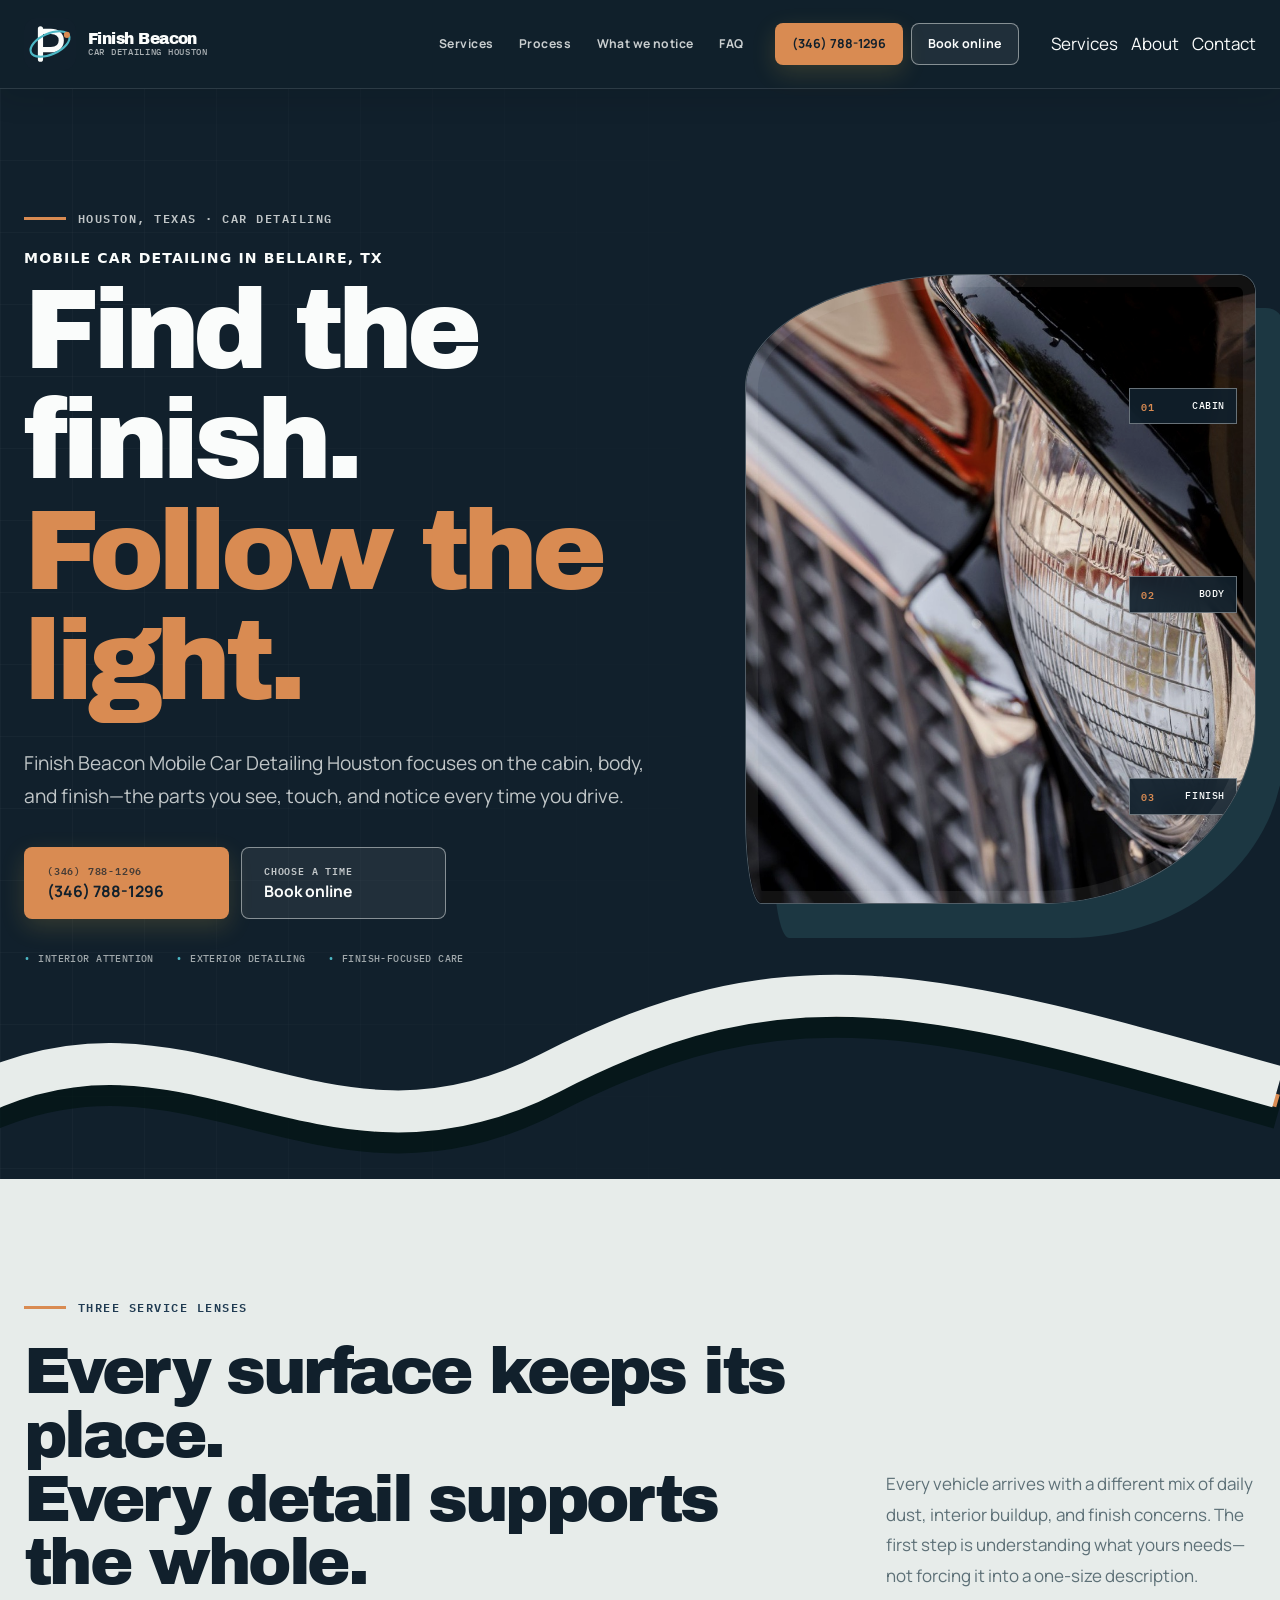
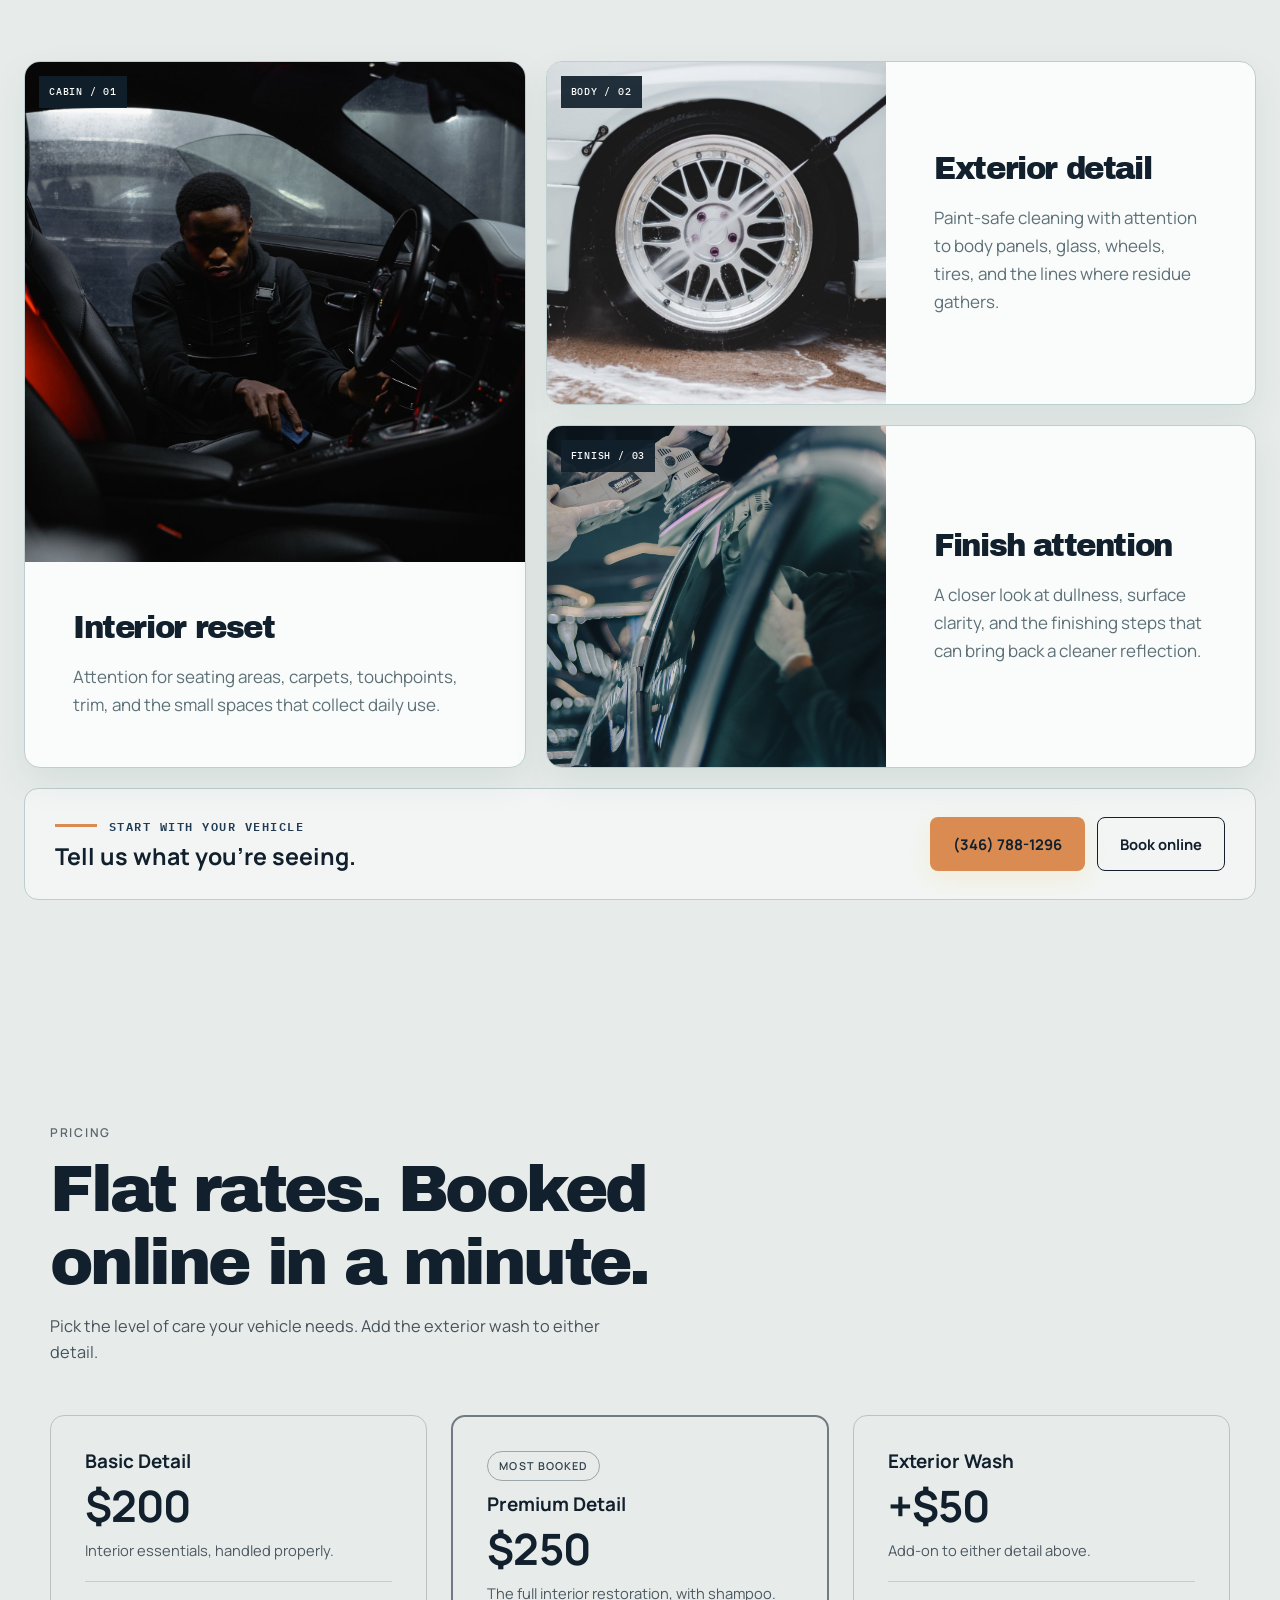
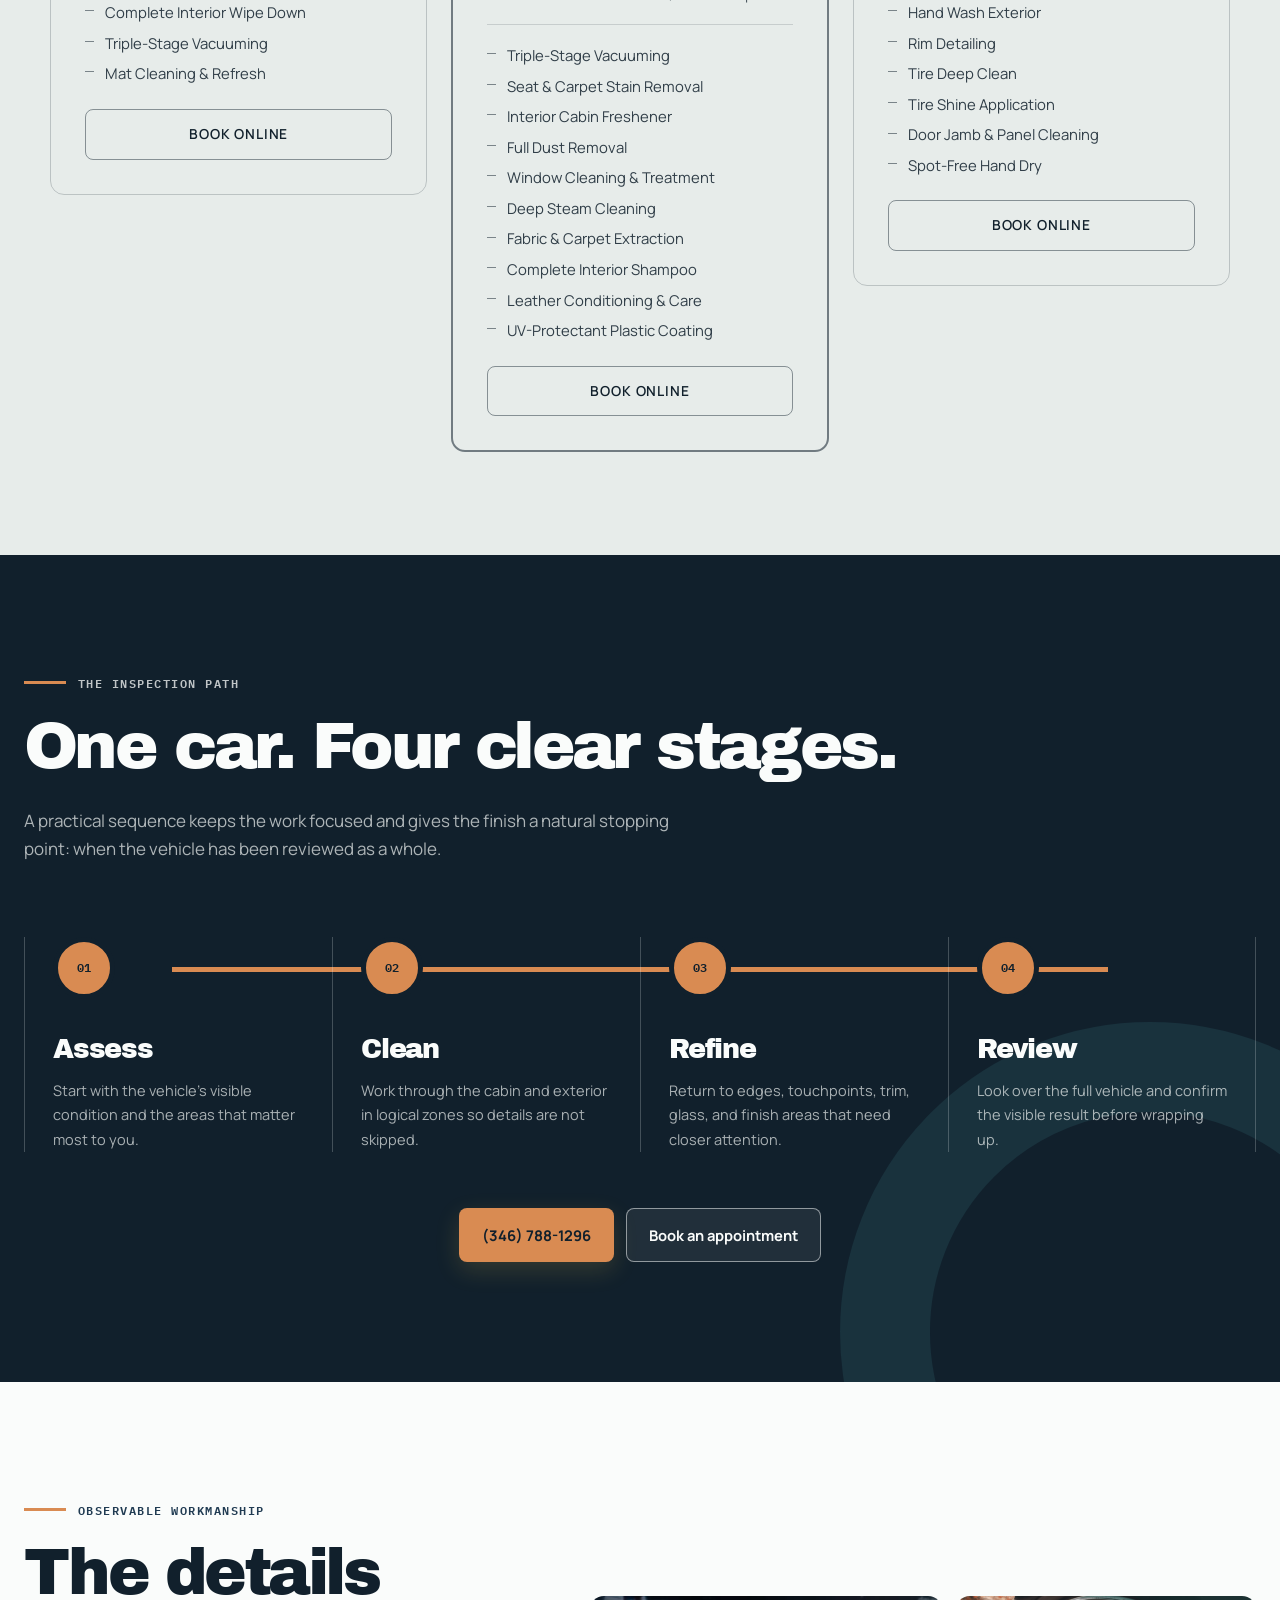
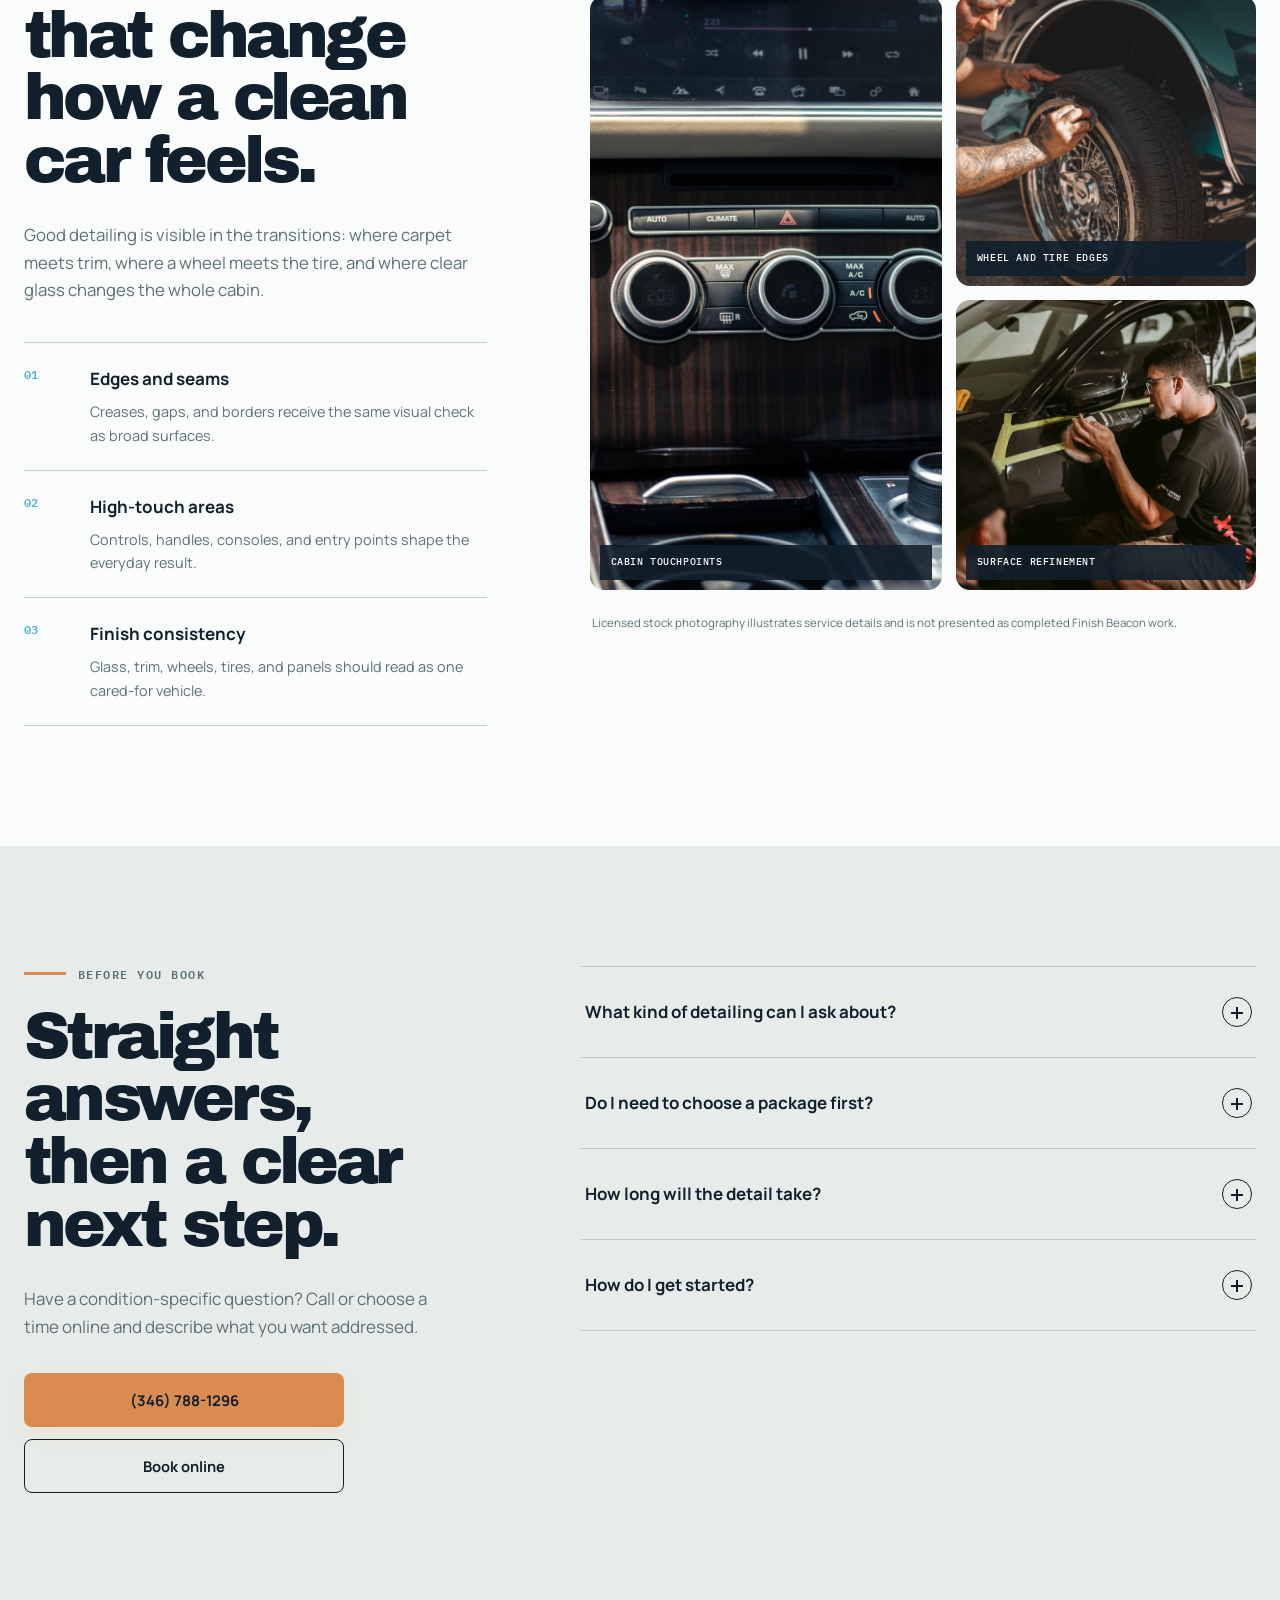
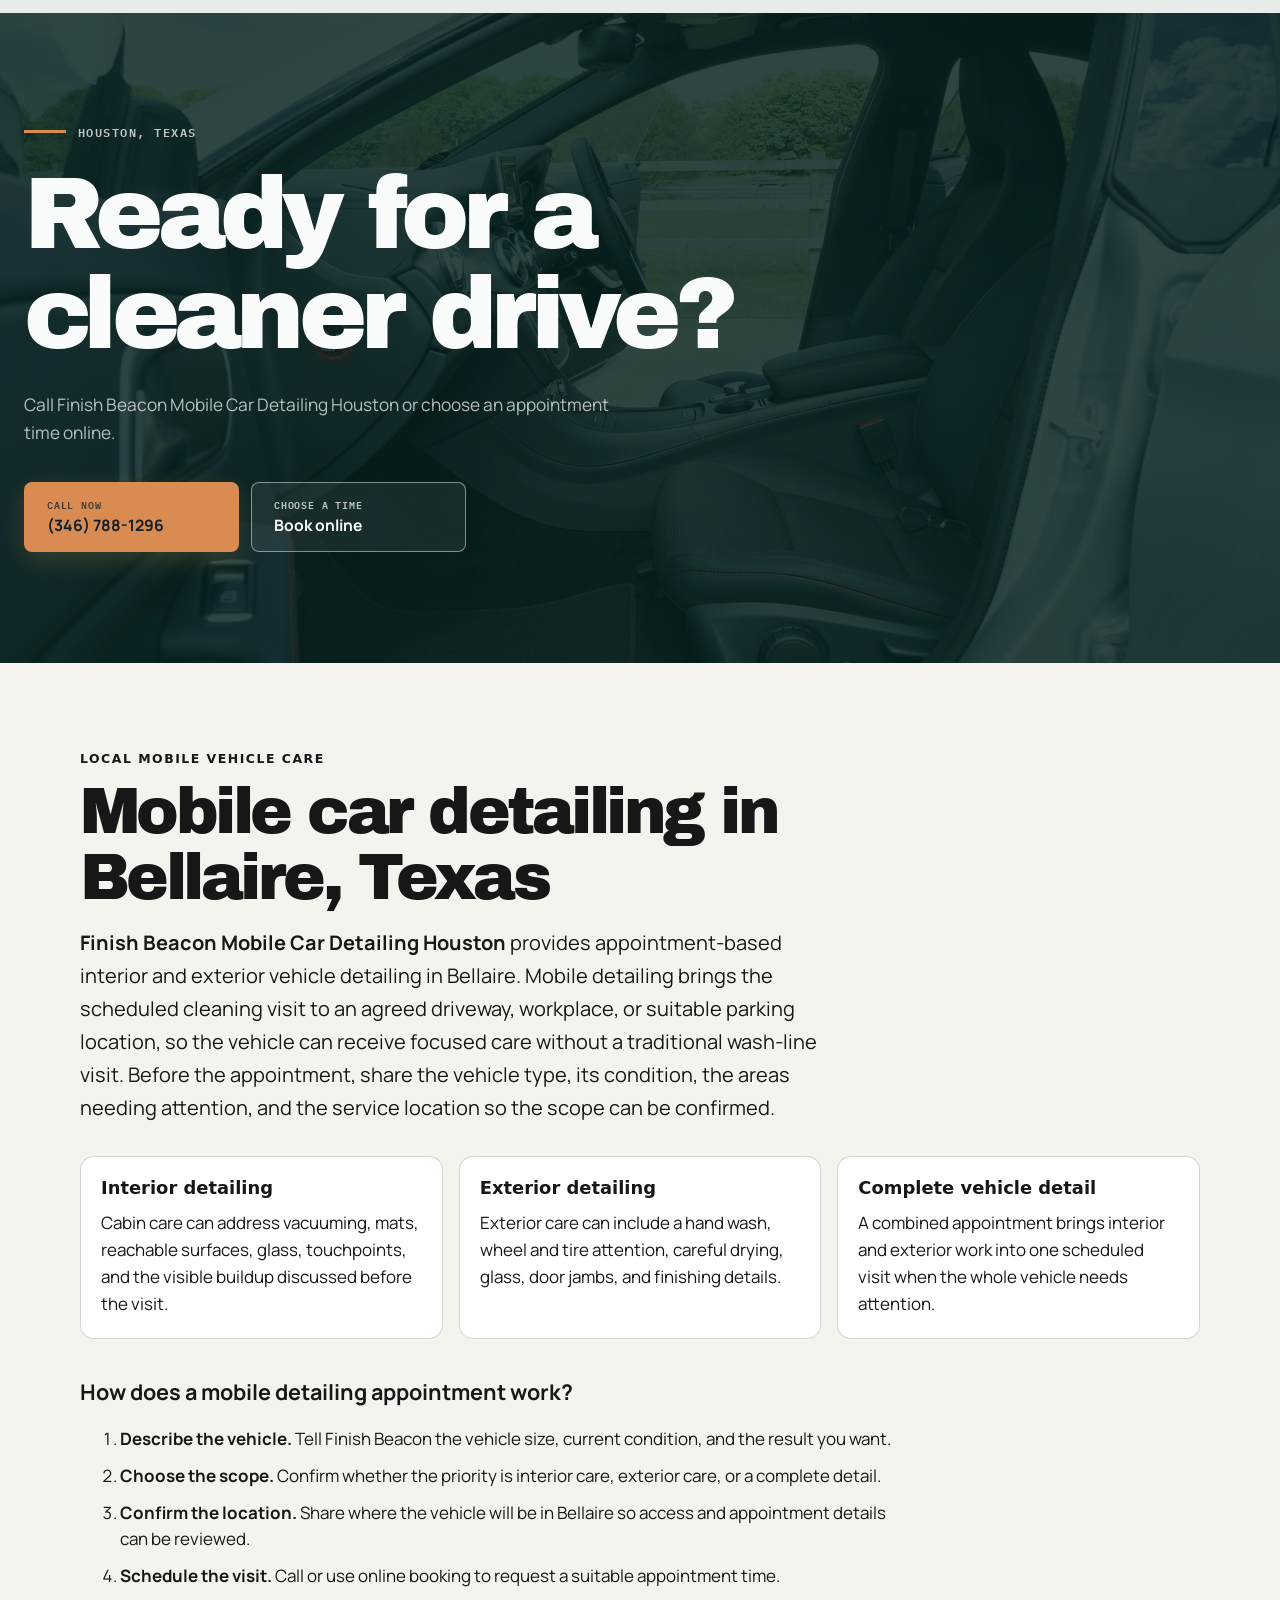
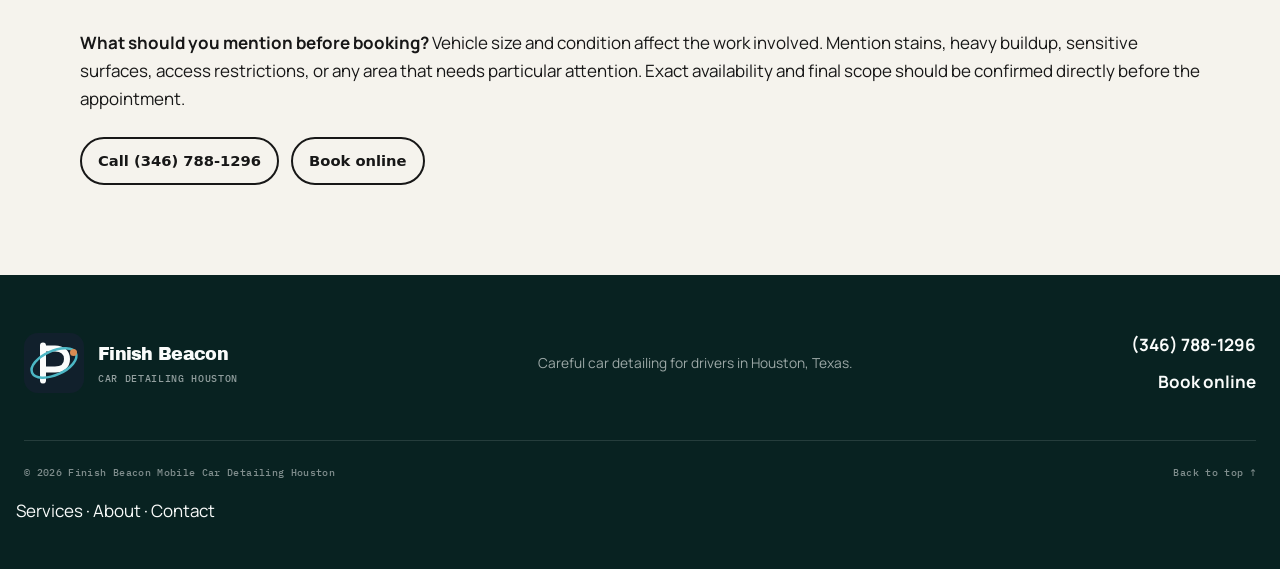
<file: index.html>
<!doctype html>
<html lang="en">
  <head>
    <meta charset="utf-8">
    <meta name="viewport" content="width=device-width, initial-scale=1">
    <title>Mobile Car Detailing in Bellaire, TX | Finish Beacon</title>
    <meta name="theme-color" content="#11202c">
    <link rel="canonical" href="https://finishbeacon.shop/">
    <link rel="icon" href="assets/favicon.svg" type="image/svg+xml">
    <link rel="preload" href="assets/fonts/archivo-black.ttf" as="font" type="font/ttf" crossorigin>
    <link rel="preload" href="assets/hero-foam-car.jpg" as="image">
    <link rel="stylesheet" href="styles.css">
    <script type="application/ld+json">
{
  "@context": "https://schema.org",
  "@type": "AutomotiveBusiness",
  "name": "Finish Beacon Mobile Car Detailing Houston",
  "url": "https://finishbeacon.shop/",
  "telephone": "+1 346-788-1296",
  "address": {
    "@type": "PostalAddress",
    "streetAddress": "5233 Bellaire Blvd",
    "addressLocality": "Bellaire",
    "addressRegion": "TX",
    "postalCode": "77401",
    "addressCountry": "US"
  },
  "description": "Careful interior, exterior, and finish-focused car detailing for drivers in Houston, Texas.",
  "areaServed": {
    "@type": "City",
    "name": "Bellaire",
    "containedInPlace": {
      "@type": "State",
      "name": "Texas"
    }
  },
  "knowsAbout": [
    "Car detailing",
    "Interior car detailing",
    "Exterior car detailing",
    "Vehicle finish care"
  ],
  "priceRange": "$200-$250",
  "makesOffer": [
    {
      "@type": "Offer",
      "name": "Basic Detail",
      "price": "200",
      "priceCurrency": "USD",
      "availability": "https://schema.org/InStock",
      "itemOffered": {
        "@type": "Service",
        "name": "Basic Detail",
        "description": "Interior essentials: complete interior wipe down, triple-stage vacuuming, and mat cleaning and refresh."
      }
    },
    {
      "@type": "Offer",
      "name": "Premium Detail",
      "price": "250",
      "priceCurrency": "USD",
      "availability": "https://schema.org/InStock",
      "itemOffered": {
        "@type": "Service",
        "name": "Premium Detail",
        "description": "The full interior restoration, including complete interior shampoo, deep steam cleaning, fabric and carpet extraction, and leather conditioning."
      }
    },
    {
      "@type": "Offer",
      "name": "Exterior Wash",
      "price": "50",
      "priceCurrency": "USD",
      "availability": "https://schema.org/InStock",
      "itemOffered": {
        "@type": "Service",
        "name": "Exterior Wash",
        "description": "Add-on exterior wash: hand wash, rim detailing, tire deep clean and shine, door jamb cleaning, and spot-free hand dry."
      }
    }
  ],
  "@id": "https://finishbeacon.shop/#business",
  "geo": {
    "@type": "GeoCoordinates",
    "latitude": 29.705607305585,
    "longitude": -95.470838792058
  },
  "image": "https://finishbeacon.shop/assets/hero-foam-car.jpg",
  "contactPoint": {
    "@type": "ContactPoint",
    "telephone": "+1 346-788-1296",
    "contactType": "customer service",
    "areaServed": "US-TX",
    "availableLanguage": "English"
  }
}
    </script>
<!-- SEO-GEO:START -->
  <meta name="description" content="Mobile car detailing in Bellaire, TX from Finish Beacon, with interior cleaning, exterior hand washing, and complete details. Call or book online.">
  <meta name="robots" content="index, follow, max-image-preview:large, max-snippet:-1, max-video-preview:-1">
  <meta property="og:locale" content="en_US">
  <meta property="og:type" content="website">
  <meta property="og:site_name" content="Finish Beacon">
  <meta property="og:title" content="Mobile Car Detailing in Bellaire, TX | Finish Beacon">
  <meta property="og:description" content="Mobile car detailing in Bellaire, TX from Finish Beacon, with interior cleaning, exterior hand washing, and complete details. Call or book online.">
  <meta property="og:url" content="https://finishbeacon.shop/">
  <meta property="og:image" content="https://finishbeacon.shop/assets/hero-foam-car.jpg">
  <meta name="twitter:image" content="https://finishbeacon.shop/assets/hero-foam-car.jpg">
  <meta name="twitter:card" content="summary_large_image">
  <meta name="twitter:title" content="Mobile Car Detailing in Bellaire, TX | Finish Beacon">
  <meta name="twitter:description" content="Mobile car detailing in Bellaire, TX from Finish Beacon, with interior cleaning, exterior hand washing, and complete details. Call or book online.">
  <style id="seo-geo-styles">
    .seo-local-intent { display:block; margin:0 0 .55rem; font:700 clamp(.78rem,1.1vw,.95rem)/1.2 system-ui,sans-serif; letter-spacing:.08em; text-transform:uppercase; }
    .seo-geo-section { background:#f5f3ed; color:#171717; padding:clamp(3.5rem,7vw,6.5rem) clamp(1.25rem,5vw,5rem); }
    .seo-geo-inner { width:min(1120px,100%); margin:0 auto; }
    .seo-geo-kicker { margin:0 0 .75rem; font:700 .78rem/1.2 system-ui,sans-serif; letter-spacing:.12em; text-transform:uppercase; }
    .seo-geo-section h2 { max-width:22ch; margin:0 0 1rem; color:inherit; font-size:clamp(2rem,5vw,4rem); line-height:1.02; }
    .seo-geo-answer { max-width:760px; margin:0 0 2rem; font-size:clamp(1.05rem,2vw,1.25rem); line-height:1.65; }
    .seo-geo-grid { display:grid; grid-template-columns:repeat(3,minmax(0,1fr)); gap:1rem; margin:2rem 0; }
    .seo-geo-card { border:1px solid rgba(23,23,23,.18); border-radius:14px; padding:1.25rem; background:#fff; }
    .seo-geo-card h3 { margin:0 0 .6rem; color:inherit; font:700 1.12rem/1.25 system-ui,sans-serif; }
    .seo-geo-card p { margin:0; line-height:1.6; }
    .seo-geo-steps { max-width:820px; margin:2.5rem 0; }
    .seo-geo-steps li { margin:.65rem 0; line-height:1.55; }
    .seo-geo-actions { display:flex; flex-wrap:wrap; gap:.75rem; margin-top:1.5rem; }
    .seo-geo-action { display:inline-flex; align-items:center; min-height:48px; padding:.75rem 1rem; border:2px solid currentColor; border-radius:999px; color:inherit; font:700 .92rem/1 system-ui,sans-serif; text-decoration:none; }
    @media (max-width:760px) { .seo-geo-grid { grid-template-columns:1fr; } }
  </style>
<!-- SEO-GEO:END -->
  <script id="seo-geo-entity-schema" type="application/ld+json">
{
  "@context": "https://schema.org",
  "@graph": [
    {
      "@type": "WebSite",
      "@id": "https://finishbeacon.shop/#website",
      "url": "https://finishbeacon.shop/",
      "name": "Finish Beacon Mobile Car Detailing Houston",
      "inLanguage": "en-US",
      "publisher": {
        "@id": "https://finishbeacon.shop/#business"
      }
    },
    {
      "@type": "Service",
      "@id": "https://finishbeacon.shop/#mobile-car-detailing",
      "name": "Mobile Car Detailing in Bellaire, Texas",
      "serviceType": "Mobile car detailing",
      "provider": {
        "@id": "https://finishbeacon.shop/#business"
      },
      "areaServed": {
        "@type": "City",
        "name": "Bellaire",
        "containedInPlace": {
          "@type": "State",
          "name": "Texas"
        }
      },
      "url": "https://finishbeacon.shop/#services"
    }
  ]
}
  </script>
<style id="SEO-NEXT-NAV-CSS">.seo-next-nav{display:flex;gap:.8rem;flex-wrap:wrap}.seo-next-footer-nav{padding:1rem}.seo-next-footer-nav a{color:inherit}</style></head>
  <body>
    <a class="skip-link" href="#main-content">Skip to content</a>

    <header class="site-header" data-header>
      <div class="header-inner shell">
        <a class="brand" href="#top" aria-label="Finish Beacon home">
          <img src="assets/logo.svg" width="56" height="56" alt="">
          <span class="brand-copy">
            <strong>Finish Beacon</strong>
            <small>Car Detailing Houston</small>
          </span>
        </a>

        <button class="menu-toggle" type="button" aria-expanded="false" aria-controls="site-nav">
          <span class="menu-toggle-label">Menu</span>
          <span class="menu-icon" aria-hidden="true"><i></i><i></i></span>
        </button>

        <nav class="site-nav" id="site-nav" aria-label="Main navigation">
          <div class="nav-links">
            <a href="#services">Services</a>
            <a href="#process">Process</a>
            <a href="#details">What we notice</a>
            <a href="#questions">FAQ</a>
          </div>
          <div class="nav-actions">
            <a class="button button-call button-small" href="tel:+13467881296" aria-label="Call Finish Beacon at (346) 788-1296">(346) 788-1296</a>
            <a class="button button-book button-small" href="https://cal.com/sumitdatta/auto-detail-service">Book online</a>
          </div>
        <!-- SEO-NEXT-NAV:START --><div class="seo-next-nav" aria-label="Expanded site pages"><a href="/services/">Services</a><a href="/about/">About</a><a href="/contact/">Contact</a></div><!-- SEO-NEXT-NAV:END --></nav>
      </div>
    </header>

    <main id="main-content">
      <section class="hero" id="top">
        <div class="hero-grid shell">
          <div class="hero-copy">
            <p class="eyebrow light"><span></span> Houston, Texas · Car detailing</p>
            <h1><span class="seo-local-intent" data-seo-local-intent>Mobile Car Detailing in Bellaire, TX</span>Find the finish. <em>Follow the light.</em></h1>
            <p class="hero-lede">Finish Beacon Mobile Car Detailing Houston focuses on the cabin, body, and finish—the parts you see, touch, and notice every time you drive.</p>
            <div class="action-pair hero-actions">
              <a class="button button-call" href="tel:+13467881296">
                <span>(346) 788-1296</span>
                <strong>(346) 788-1296</strong>
              </a>
              <a class="button button-book" href="https://cal.com/sumitdatta/auto-detail-service">
                <span>Choose a time</span>
                <strong>Book online</strong>
              </a>
            </div>
            <div class="hero-notes" aria-label="Service highlights">
              <span>Interior attention</span>
              <span>Exterior detailing</span>
              <span>Finish-focused care</span>
            </div>
          </div>

          <div class="hero-visual" aria-label="Polished vehicle finish under focused light">
            <img src="assets/hero-foam-car.jpg" width="2200" height="3300" alt="A polished vehicle panel reflecting focused light">
            <div class="visual-label label-top"><b>01</b><span>Cabin</span></div>
            <div class="visual-label label-mid"><b>02</b><span>Body</span></div>
            <div class="visual-label label-bottom"><b>03</b><span>Finish</span></div>
          </div>
        </div>

        <svg class="waterline" viewBox="0 0 1600 220" preserveAspectRatio="none" aria-hidden="true">
          <path class="waterline-shadow" d="M-30 152 C260 18 425 238 720 116 S1190 30 1630 130"></path>
          <path class="waterline-sun" d="M-30 140 C260 6 425 226 720 104 S1190 18 1630 118"></path>
          <path class="waterline-glint" d="M-30 126 C260 -8 425 212 720 90 S1190 4 1630 104"></path>
        </svg>
      </section>

      <section class="services section" id="services">
        <div class="shell">
          <div class="section-heading split-heading">
            <div>
              <p class="eyebrow"><span></span> Three service lenses</p>
              <h2>Every surface keeps its place.<br>Every detail supports the whole.</h2>
            </div>
            <p>Every vehicle arrives with a different mix of daily dust, interior buildup, and finish concerns. The first step is understanding what yours needs—not forcing it into a one-size description.</p>
          </div>

          <div class="service-grid">
            <article class="service-card service-card-tall">
              <div class="service-photo">
                <img src="assets/clean-interior.jpg" width="1800" height="1200" loading="lazy" alt="Clean black vehicle seats and center console">
                <span class="photo-code">CABIN / 01</span>
              </div>
              <div class="service-copy">
                <h3>Interior reset</h3>
                <p>Attention for seating areas, carpets, touchpoints, trim, and the small spaces that collect daily use.</p>
              </div>
            </article>

            <article class="service-card">
              <div class="service-photo">
                <img src="assets/wheel-suds.jpg" width="1800" height="1200" loading="lazy" alt="A wheel being cleaned by hand with soap suds">
                <span class="photo-code">BODY / 02</span>
              </div>
              <div class="service-copy">
                <h3>Exterior detail</h3>
                <p>Paint-safe cleaning with attention to body panels, glass, wheels, tires, and the lines where residue gathers.</p>
              </div>
            </article>

            <article class="service-card service-card-wide">
              <div class="service-photo">
                <img src="assets/polish-closeup.jpg" width="1800" height="1200" loading="lazy" alt="A polishing machine moving across a dark vehicle panel">
                <span class="photo-code">FINISH / 03</span>
              </div>
              <div class="service-copy">
                <h3>Finish attention</h3>
                <p>A closer look at dullness, surface clarity, and the finishing steps that can bring back a cleaner reflection.</p>
              </div>
            </article>
          </div>

          <div class="service-contact contact-strip">
            <div>
              <p class="eyebrow"><span></span> Start with your vehicle</p>
              <h3>Tell us what you’re seeing.</h3>
            </div>
            <div class="action-pair compact-actions">
              <a class="button button-call" href="tel:+13467881296">(346) 788-1296</a>
              <a class="button button-book dark-book" href="https://cal.com/sumitdatta/auto-detail-service">Book online</a>
            </div>
          </div>
        </div>
      </section>

    <section class="rates" id="pricing" aria-labelledby="pricing-title">
      <div class="rates-shell">
        <div class="rates-head">
          <p class="rates-eyebrow">Pricing</p>
          <h2 id="pricing-title">Flat rates. Booked online in a minute.</h2>
          <p class="rates-intro">Pick the level of care your vehicle needs. Add the exterior wash to either detail.</p>
        </div>

        <div class="rate-grid">
          <article class="rate-card">
            <h3>Basic Detail</h3>
            <p class="rate-figure">$200</p>
            <p class="rate-note">Interior essentials, handled properly.</p>
            <ul class="rate-list">
              <li>Complete Interior Wipe Down</li>
              <li>Triple-Stage Vacuuming</li>
              <li>Mat Cleaning &amp; Refresh</li>
            </ul>
            <a class="rate-cta" href="https://cal.com/sumitdatta/auto-detail-service" target="_blank" rel="noopener">Book Online</a>
          </article>
          <article class="rate-card rate-card-featured">
            <span class="rate-badge">Most booked</span>
            <h3>Premium Detail</h3>
            <p class="rate-figure">$250</p>
            <p class="rate-note">The full interior restoration, with shampoo.</p>
            <ul class="rate-list">
              <li>Triple-Stage Vacuuming</li>
              <li>Seat &amp; Carpet Stain Removal</li>
              <li>Interior Cabin Freshener</li>
              <li>Full Dust Removal</li>
              <li>Window Cleaning &amp; Treatment</li>
              <li>Deep Steam Cleaning</li>
              <li>Fabric &amp; Carpet Extraction</li>
              <li>Complete Interior Shampoo</li>
              <li>Leather Conditioning &amp; Care</li>
              <li>UV-Protectant Plastic Coating</li>
            </ul>
            <a class="rate-cta" href="https://cal.com/sumitdatta/auto-detail-service" target="_blank" rel="noopener">Book Online</a>
          </article>
          <article class="rate-card">
            <h3>Exterior Wash</h3>
            <p class="rate-figure">+$50</p>
            <p class="rate-note">Add-on to either detail above.</p>
            <ul class="rate-list">
              <li>Hand Wash Exterior</li>
              <li>Rim Detailing</li>
              <li>Tire Deep Clean</li>
              <li>Tire Shine Application</li>
              <li>Door Jamb &amp; Panel Cleaning</li>
              <li>Spot-Free Hand Dry</li>
            </ul>
            <a class="rate-cta" href="https://cal.com/sumitdatta/auto-detail-service" target="_blank" rel="noopener">Book Online</a>
          </article>
        </div>
      </div>
    </section>


      <section class="process section" id="process">
        <div class="shell">
          <div class="process-intro">
            <p class="eyebrow light"><span></span> The inspection path</p>
            <h2>One car. Four clear stages.</h2>
            <p>A practical sequence keeps the work focused and gives the finish a natural stopping point: when the vehicle has been reviewed as a whole.</p>
          </div>

          <ol class="process-track">
            <li>
              <span class="step-number">01</span>
              <div><h3>Assess</h3><p>Start with the vehicle’s visible condition and the areas that matter most to you.</p></div>
            </li>
            <li>
              <span class="step-number">02</span>
              <div><h3>Clean</h3><p>Work through the cabin and exterior in logical zones so details are not skipped.</p></div>
            </li>
            <li>
              <span class="step-number">03</span>
              <div><h3>Refine</h3><p>Return to edges, touchpoints, trim, glass, and finish areas that need closer attention.</p></div>
            </li>
            <li>
              <span class="step-number">04</span>
              <div><h3>Review</h3><p>Look over the full vehicle and confirm the visible result before wrapping up.</p></div>
            </li>
          </ol>

          <div class="process-actions action-pair">
            <a class="button button-call" href="tel:+13467881296">(346) 788-1296</a>
            <a class="button button-book button-book-light" href="https://cal.com/sumitdatta/auto-detail-service">Book an appointment</a>
          </div>
        </div>
      </section>

      <section class="details section" id="details">
        <div class="shell details-grid">
          <div class="details-copy">
            <p class="eyebrow"><span></span> Observable workmanship</p>
            <h2>The details that change how a clean car feels.</h2>
            <p class="details-lede">Good detailing is visible in the transitions: where carpet meets trim, where a wheel meets the tire, and where clear glass changes the whole cabin.</p>
            <ul class="inspection-list">
              <li><span>01</span><div><strong>Edges and seams</strong><p>Creases, gaps, and borders receive the same visual check as broad surfaces.</p></div></li>
              <li><span>02</span><div><strong>High-touch areas</strong><p>Controls, handles, consoles, and entry points shape the everyday result.</p></div></li>
              <li><span>03</span><div><strong>Finish consistency</strong><p>Glass, trim, wheels, tires, and panels should read as one cared-for vehicle.</p></div></li>
            </ul>
          </div>

          <div class="detail-gallery" aria-label="Car detailing service illustrations">
            <figure class="gallery-main">
              <img src="assets/dashboard-detail.jpg" width="1800" height="1200" loading="lazy" alt="Close view of a vehicle dashboard and steering wheel">
              <figcaption>Cabin touchpoints</figcaption>
            </figure>
            <figure>
              <img src="assets/wheel-detail.jpg" width="1800" height="1200" loading="lazy" alt="A vehicle wheel being cleaned with detailing tools">
              <figcaption>Wheel and tire edges</figcaption>
            </figure>
            <figure>
              <img src="assets/polishing-work.jpg" width="1800" height="1200" loading="lazy" alt="A detailer polishing the side panel of a vehicle">
              <figcaption>Surface refinement</figcaption>
            </figure>
            <p class="stock-note">Licensed stock photography illustrates service details and is not presented as completed Finish Beacon work.</p>
          </div>
        </div>
      </section>

      <section class="questions section" id="questions">
        <div class="shell questions-grid">
          <div class="questions-intro">
            <p class="eyebrow"><span></span> Before you book</p>
            <h2>Straight answers, then a clear next step.</h2>
            <p>Have a condition-specific question? Call or choose a time online and describe what you want addressed.</p>
            <div class="action-pair stacked-actions">
              <a class="button button-call" href="tel:+13467881296">(346) 788-1296</a>
              <a class="button button-book dark-book" href="https://cal.com/sumitdatta/auto-detail-service">Book online</a>
            </div>
          </div>

          <div class="faq-list">
            <details>
              <summary>What kind of detailing can I ask about?<span aria-hidden="true"></span></summary>
              <p>Ask about interior cleaning, exterior detailing, wheel and tire attention, or finish-focused care. Vehicle condition varies, so confirm the right scope when you call or book.</p>
            </details>
            <details>
              <summary>Do I need to choose a package first?<span aria-hidden="true"></span></summary>
              <p>No. Start with what you notice about the vehicle and what you want improved. The appropriate service scope can be discussed from there.</p>
            </details>
            <details>
              <summary>How long will the detail take?<span aria-hidden="true"></span></summary>
              <p>Timing depends on vehicle size, condition, and the agreed scope. Ask about timing for your specific vehicle when you call or book online.</p>
            </details>
            <details>
              <summary>How do I get started?<span aria-hidden="true"></span></summary>
              <p>Call Finish Beacon at (346) 788-1296 or use the online appointment link. Both paths let you start with your vehicle and what it needs.</p>
            </details>
          </div>
        </div>
      </section>

      <section class="final-cta" id="contact">
        <div class="final-photo" aria-hidden="true">
          <img src="assets/interior-finish.jpg" width="1800" height="1196" loading="lazy" alt="">
        </div>
        <div class="shell final-inner">
          <p class="eyebrow light"><span></span> Houston, Texas</p>
          <h2>Ready for a cleaner drive?</h2>
          <p>Call Finish Beacon Mobile Car Detailing Houston or choose an appointment time online.</p>
          <div class="action-pair final-actions">
            <a class="button button-call" href="tel:+13467881296"><span>Call now</span><strong>(346) 788-1296</strong></a>
            <a class="button button-book" href="https://cal.com/sumitdatta/auto-detail-service"><span>Choose a time</span><strong>Book online</strong></a>
          </div>
        </div>
      </section>
    <!-- SEO-GEO-LOCAL:START -->
    <section class="seo-geo-section" id="local-detailing" aria-labelledby="local-detailing-title">
      <div class="seo-geo-inner">
        <p class="seo-geo-kicker">Local mobile vehicle care</p>
        <h2 id="local-detailing-title">Mobile car detailing in Bellaire, Texas</h2>
        <p class="seo-geo-answer"><strong>Finish Beacon Mobile Car Detailing Houston</strong> provides appointment-based interior and exterior vehicle detailing in Bellaire. Mobile detailing brings the scheduled cleaning visit to an agreed driveway, workplace, or suitable parking location, so the vehicle can receive focused care without a traditional wash-line visit. Before the appointment, share the vehicle type, its condition, the areas needing attention, and the service location so the scope can be confirmed.</p>

        <div class="seo-geo-grid" aria-label="Available detailing options">
          <article class="seo-geo-card">
            <h3>Interior detailing</h3>
            <p>Cabin care can address vacuuming, mats, reachable surfaces, glass, touchpoints, and the visible buildup discussed before the visit.</p>
          </article>
          <article class="seo-geo-card">
            <h3>Exterior detailing</h3>
            <p>Exterior care can include a hand wash, wheel and tire attention, careful drying, glass, door jambs, and finishing details.</p>
          </article>
          <article class="seo-geo-card">
            <h3>Complete vehicle detail</h3>
            <p>A combined appointment brings interior and exterior work into one scheduled visit when the whole vehicle needs attention.</p>
          </article>
        </div>

        <div class="seo-geo-steps">
          <h3>How does a mobile detailing appointment work?</h3>
          <ol>
            <li><strong>Describe the vehicle.</strong> Tell Finish Beacon the vehicle size, current condition, and the result you want.</li>
            <li><strong>Choose the scope.</strong> Confirm whether the priority is interior care, exterior care, or a complete detail.</li>
            <li><strong>Confirm the location.</strong> Share where the vehicle will be in Bellaire so access and appointment details can be reviewed.</li>
            <li><strong>Schedule the visit.</strong> Call or use online booking to request a suitable appointment time.</li>
          </ol>
        </div>

        <p><strong>What should you mention before booking?</strong> Vehicle size and condition affect the work involved. Mention stains, heavy buildup, sensitive surfaces, access restrictions, or any area that needs particular attention. Exact availability and final scope should be confirmed directly before the appointment.</p>
        <div class="seo-geo-actions">
          <a class="seo-geo-action" href="tel:+13467881296">Call (346) 788-1296</a>
          <a class="seo-geo-action" href="https://cal.com/sumitdatta/auto-detail-service" target="_blank" rel="noopener">Book online</a>
        </div>
      </div>
    </section>
<!-- SEO-GEO-LOCAL:END -->
  </main>

    <footer class="site-footer">
      <div class="shell footer-grid">
        <div class="footer-brand">
          <img src="assets/logo.svg" width="64" height="64" alt="">
          <div><strong>Finish Beacon</strong><span>Car Detailing Houston</span></div>
        </div>
        <p>Careful car detailing for drivers in Houston, Texas.</p>
        <div class="footer-actions">
          <a href="tel:+13467881296">(346) 788-1296</a>
          <a href="https://cal.com/sumitdatta/auto-detail-service">Book online</a>
        </div>
      </div>
      <div class="shell footer-bottom">
        <span>© <span data-year>2026</span> Finish Beacon Mobile Car Detailing Houston</span>
        <a href="#top">Back to top ↑</a>
      </div>
    <!-- SEO-NEXT-NAV:START --><nav class="seo-next-footer-nav" aria-label="Expanded footer navigation"><a href="/services/">Services</a> · <a href="/about/">About</a> · <a href="/contact/">Contact</a></nav><!-- SEO-NEXT-NAV:END --></footer>

    <div class="mobile-sticky" aria-label="Contact options">
      <a class="sticky-call" href="tel:+13467881296"><span>Call</span><strong>(346) 788-1296</strong></a>
      <a class="sticky-book" href="https://cal.com/sumitdatta/auto-detail-service"><span>Book</span><strong>Online</strong></a>
    </div>

    <script src="script.js" defer></script>
  </body>
</html>
</file>
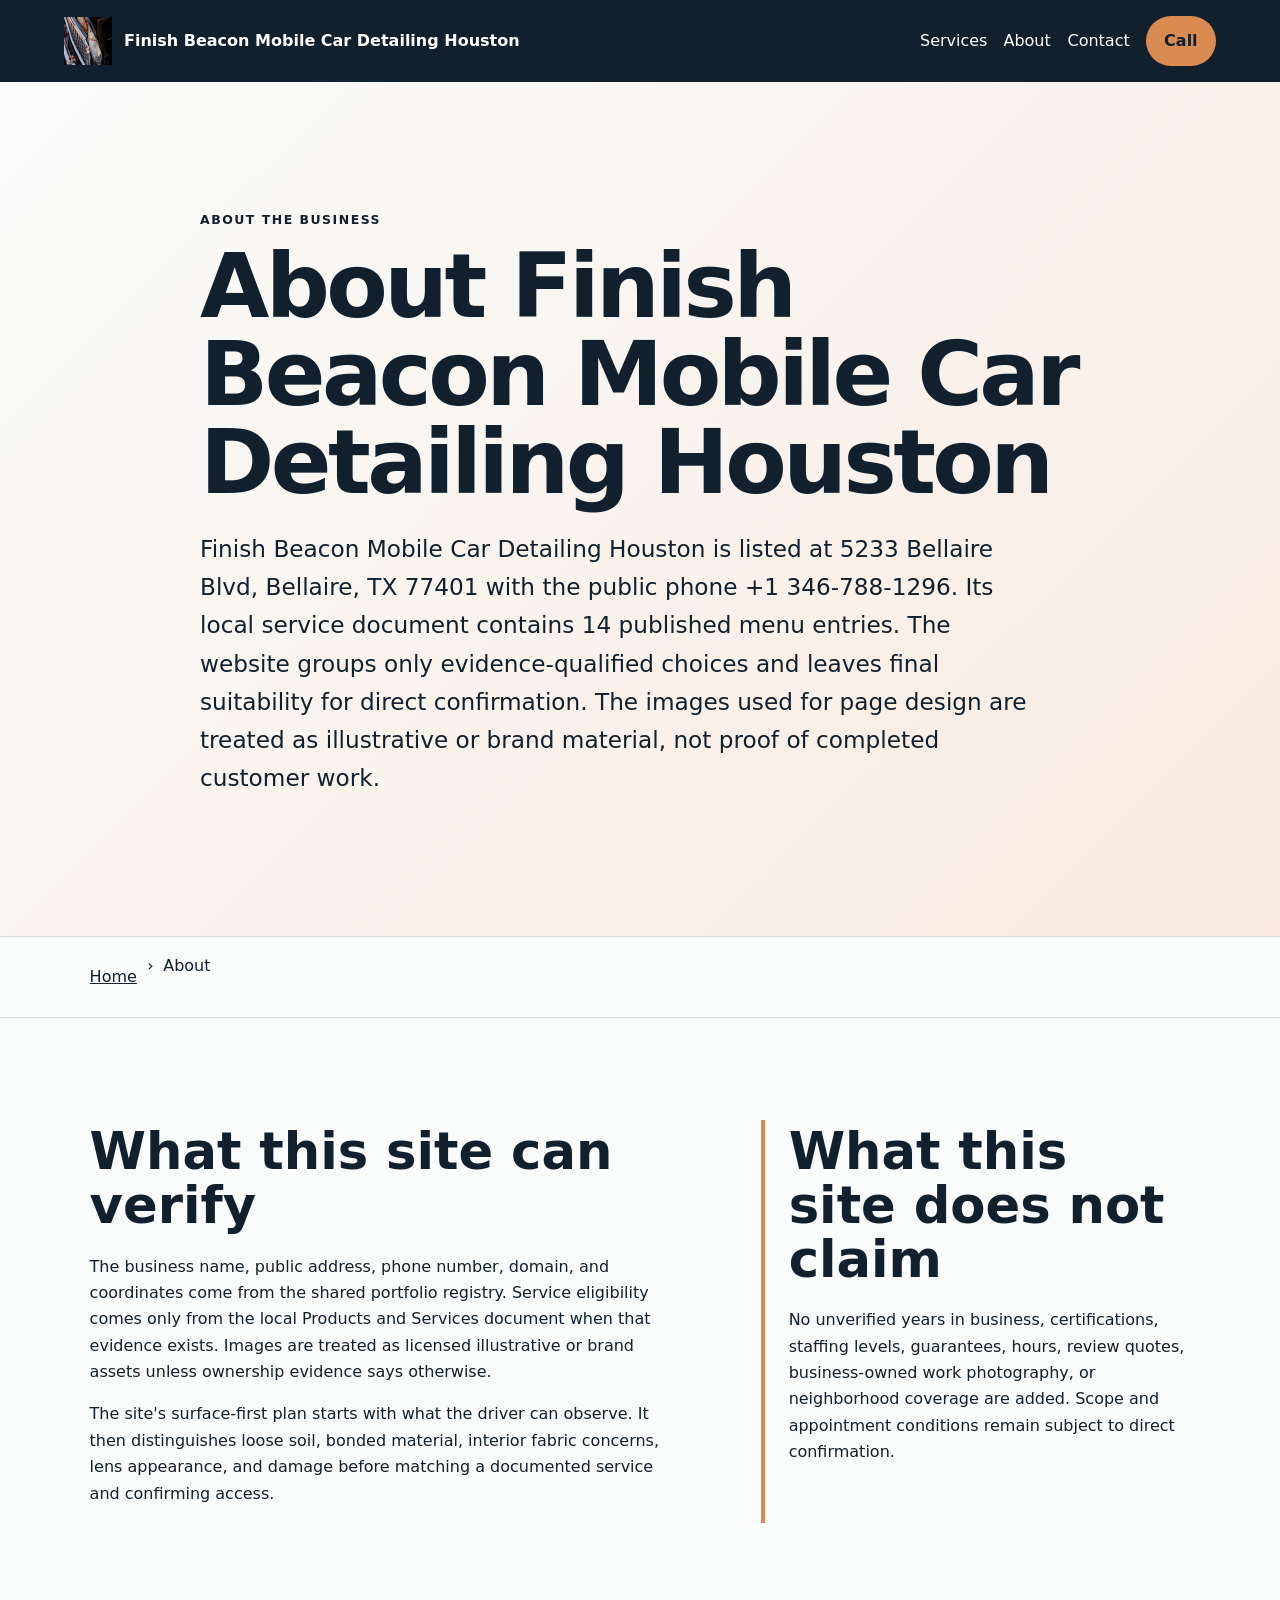
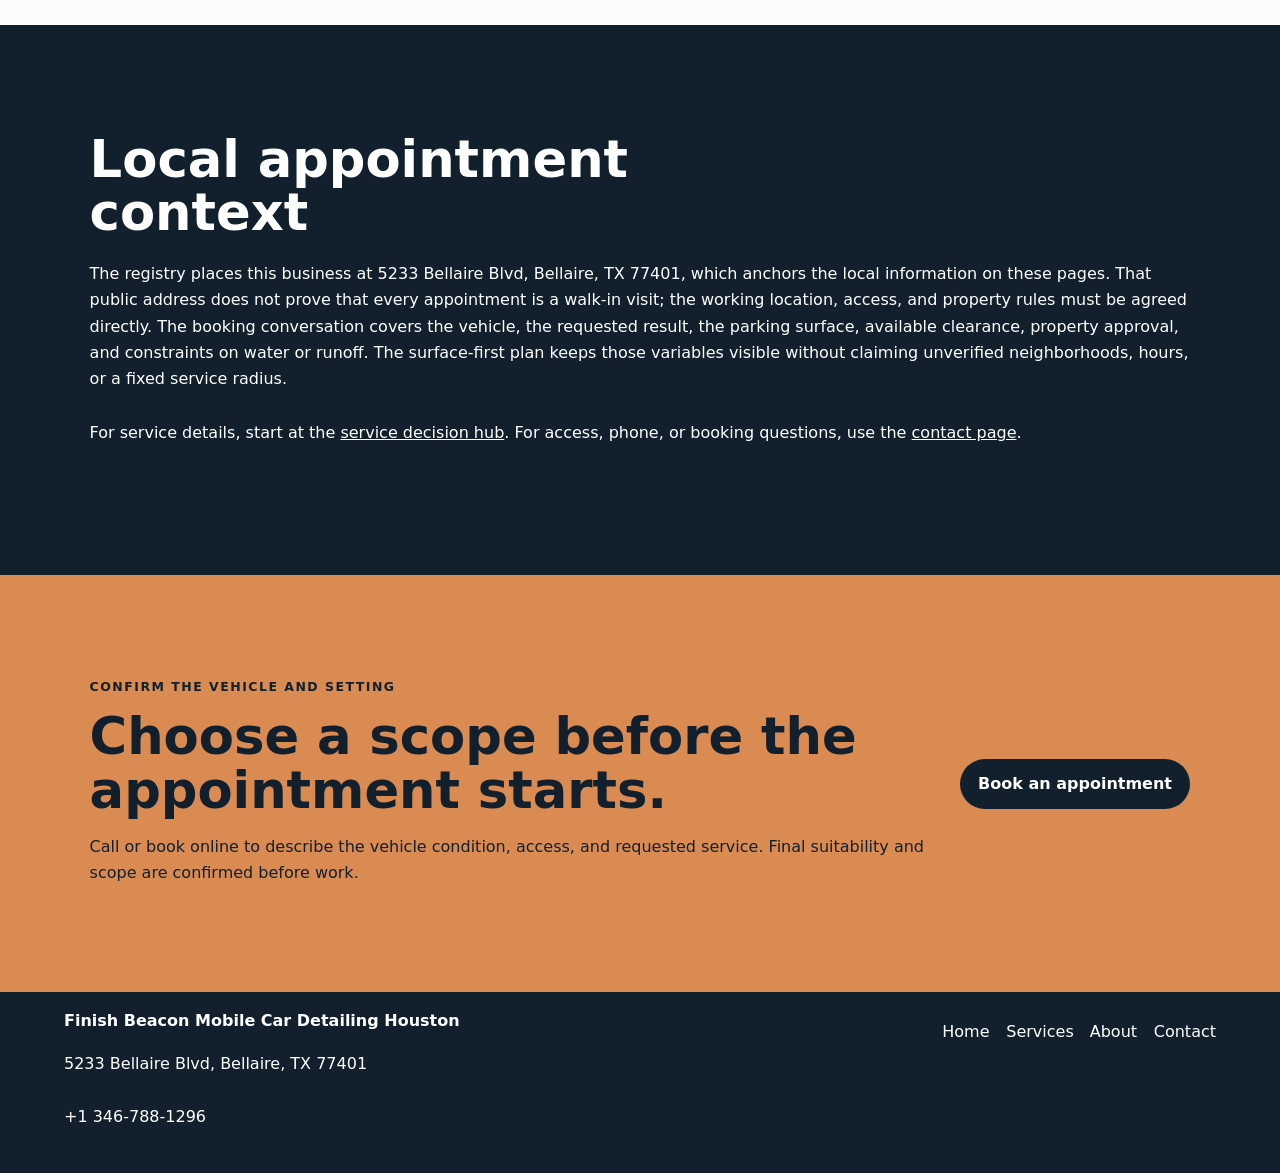
<file: about/index.html>
<!doctype html>
<html lang="en"><head>
  <meta charset="utf-8"><meta name="viewport" content="width=device-width,initial-scale=1">
  <title>About Finish Beacon Mobile Car Detailing Houston | Bellaire, TX</title>
  <meta name="description" content="Verified identity, evidence boundaries, and appointment-planning approach for Finish Beacon Mobile Car Detailing Houston in Bellaire, TX.">
  <meta name="robots" content="index, follow, max-image-preview:large, max-snippet:-1">
  <link rel="canonical" href="https://finishbeacon.shop/about/">
  <meta property="og:type" content="website"><meta property="og:title" content="About Finish Beacon Mobile Car Detailing Houston | Bellaire, TX">
  <meta property="og:description" content="Verified identity, evidence boundaries, and appointment-planning approach for Finish Beacon Mobile Car Detailing Houston in Bellaire, TX."><meta property="og:url" content="https://finishbeacon.shop/about/">
  <meta property="og:image" content="https://finishbeacon.shop/assets/hero-foam-car.jpg"><meta name="twitter:card" content="summary_large_image">
  <link rel="icon" href="/assets/favicon.svg"><link rel="stylesheet" href="/seo-pages.css"><script type="application/ld+json">{
  "@context": "https://schema.org",
  "@graph": [
    {
      "@type": "BreadcrumbList",
      "@id": "https://finishbeacon.shop/about/#breadcrumb",
      "itemListElement": [
        {
          "@type": "ListItem",
          "position": 1,
          "name": "Home",
          "item": "https://finishbeacon.shop/"
        },
        {
          "@type": "ListItem",
          "position": 2,
          "name": "About Finish Beacon Mobile Car Detailing Houston | Bellaire, TX",
          "item": "https://finishbeacon.shop/about/"
        }
      ]
    },
    {
      "@type": "WebPage",
      "@id": "https://finishbeacon.shop/about/#webpage",
      "url": "https://finishbeacon.shop/about/",
      "name": "About Finish Beacon Mobile Car Detailing Houston | Bellaire, TX",
      "description": "Verified identity, evidence boundaries, and appointment-planning approach for Finish Beacon Mobile Car Detailing Houston in Bellaire, TX.",
      "breadcrumb": {
        "@id": "https://finishbeacon.shop/about/#breadcrumb"
      },
      "isPartOf": {
        "@id": "https://finishbeacon.shop/#website"
      },
      "about": {
        "@id": "https://finishbeacon.shop/#business"
      }
    },
    {
      "@type": "ImageObject",
      "@id": "https://finishbeacon.shop/about/#primaryimage",
      "contentUrl": "https://finishbeacon.shop/assets/hero-foam-car.jpg",
      "caption": "Illustrative detailing artwork for Finish Beacon Mobile Car Detailing Houston",
      "representativeOfPage": true
    }
  ]
}</script>
</head><body style="--pilot-accent:#d98b52;--pilot-dark:#11202c;--pilot-paper:#fafcfb">
<a class="skip-link" href="#content">Skip to content</a>
<header class="pilot-header"><a class="pilot-brand" href="/"><img src="/assets/hero-foam-car.jpg" width="48" height="48" alt=""><span>Finish Beacon Mobile Car Detailing Houston</span></a>
<nav aria-label="Primary navigation"><a href="/services/">Services</a><a href="/about/">About</a><a href="/contact/">Contact</a><a class="pilot-call" href="tel:+13467881296">Call</a></nav></header>
<main id="content"><section class="pilot-hero text-only"><div><p class="eyebrow">About the business</p><h1>About Finish Beacon Mobile Car Detailing Houston</h1><p class="pilot-answer">Finish Beacon Mobile Car Detailing Houston is listed at 5233 Bellaire Blvd, Bellaire, TX 77401 with the public phone +1 346-788-1296. Its local service document contains 14 published menu entries. The website groups only evidence-qualified choices and leaves final suitability for direct confirmation. The images used for page design are treated as illustrative or brand material, not proof of completed customer work.</p></div></section><nav class="breadcrumbs" aria-label="Breadcrumb"><a href="/">Home</a><span>›</span><span>About</span></nav>
<section class="pilot-section pilot-grid"><div><h2>What this site can verify</h2><p>The business name, public address, phone number, domain, and coordinates come from the shared portfolio registry. Service eligibility comes only from the local Products and Services document when that evidence exists. Images are treated as licensed illustrative or brand assets unless ownership evidence says otherwise.</p><p>The site&#x27;s surface-first plan starts with what the driver can observe. It then distinguishes loose soil, bonded material, interior fabric concerns, lens appearance, and damage before matching a documented service and confirming access.</p></div><aside><h2>What this site does not claim</h2><p>No unverified years in business, certifications, staffing levels, guarantees, hours, review quotes, business-owned work photography, or neighborhood coverage are added. Scope and appointment conditions remain subject to direct confirmation.</p></aside></section>
<section class="pilot-section tone"><h2>Local appointment context</h2><p>The registry places this business at 5233 Bellaire Blvd, Bellaire, TX 77401, which anchors the local information on these pages. That public address does not prove that every appointment is a walk-in visit; the working location, access, and property rules must be agreed directly. The booking conversation covers the vehicle, the requested result, the parking surface, available clearance, property approval, and constraints on water or runoff. The surface-first plan keeps those variables visible without claiming unverified neighborhoods, hours, or a fixed service radius.</p><p>For service details, start at the <a href="/services/">service decision hub</a>. For access, phone, or booking questions, use the <a href="/contact/">contact page</a>.</p></section>
<section class="pilot-cta"><div><p class="eyebrow">Confirm the vehicle and setting</p><h2>Choose a scope before the appointment starts.</h2><p>Call or book online to describe the vehicle condition, access, and requested service. Final suitability and scope are confirmed before work.</p></div><a class="pilot-button" href="https://cal.com/sumitdatta/auto-detail-service">Book an appointment</a></section>
</main><footer class="pilot-footer"><div><strong>Finish Beacon Mobile Car Detailing Houston</strong><p>5233 Bellaire Blvd, Bellaire, TX 77401</p><p><a href="tel:+13467881296">+1 346-788-1296</a></p></div><nav aria-label="Footer navigation"><a href="/">Home</a><a href="/services/">Services</a><a href="/about/">About</a><a href="/contact/">Contact</a></nav></footer>
</body></html>
</file>
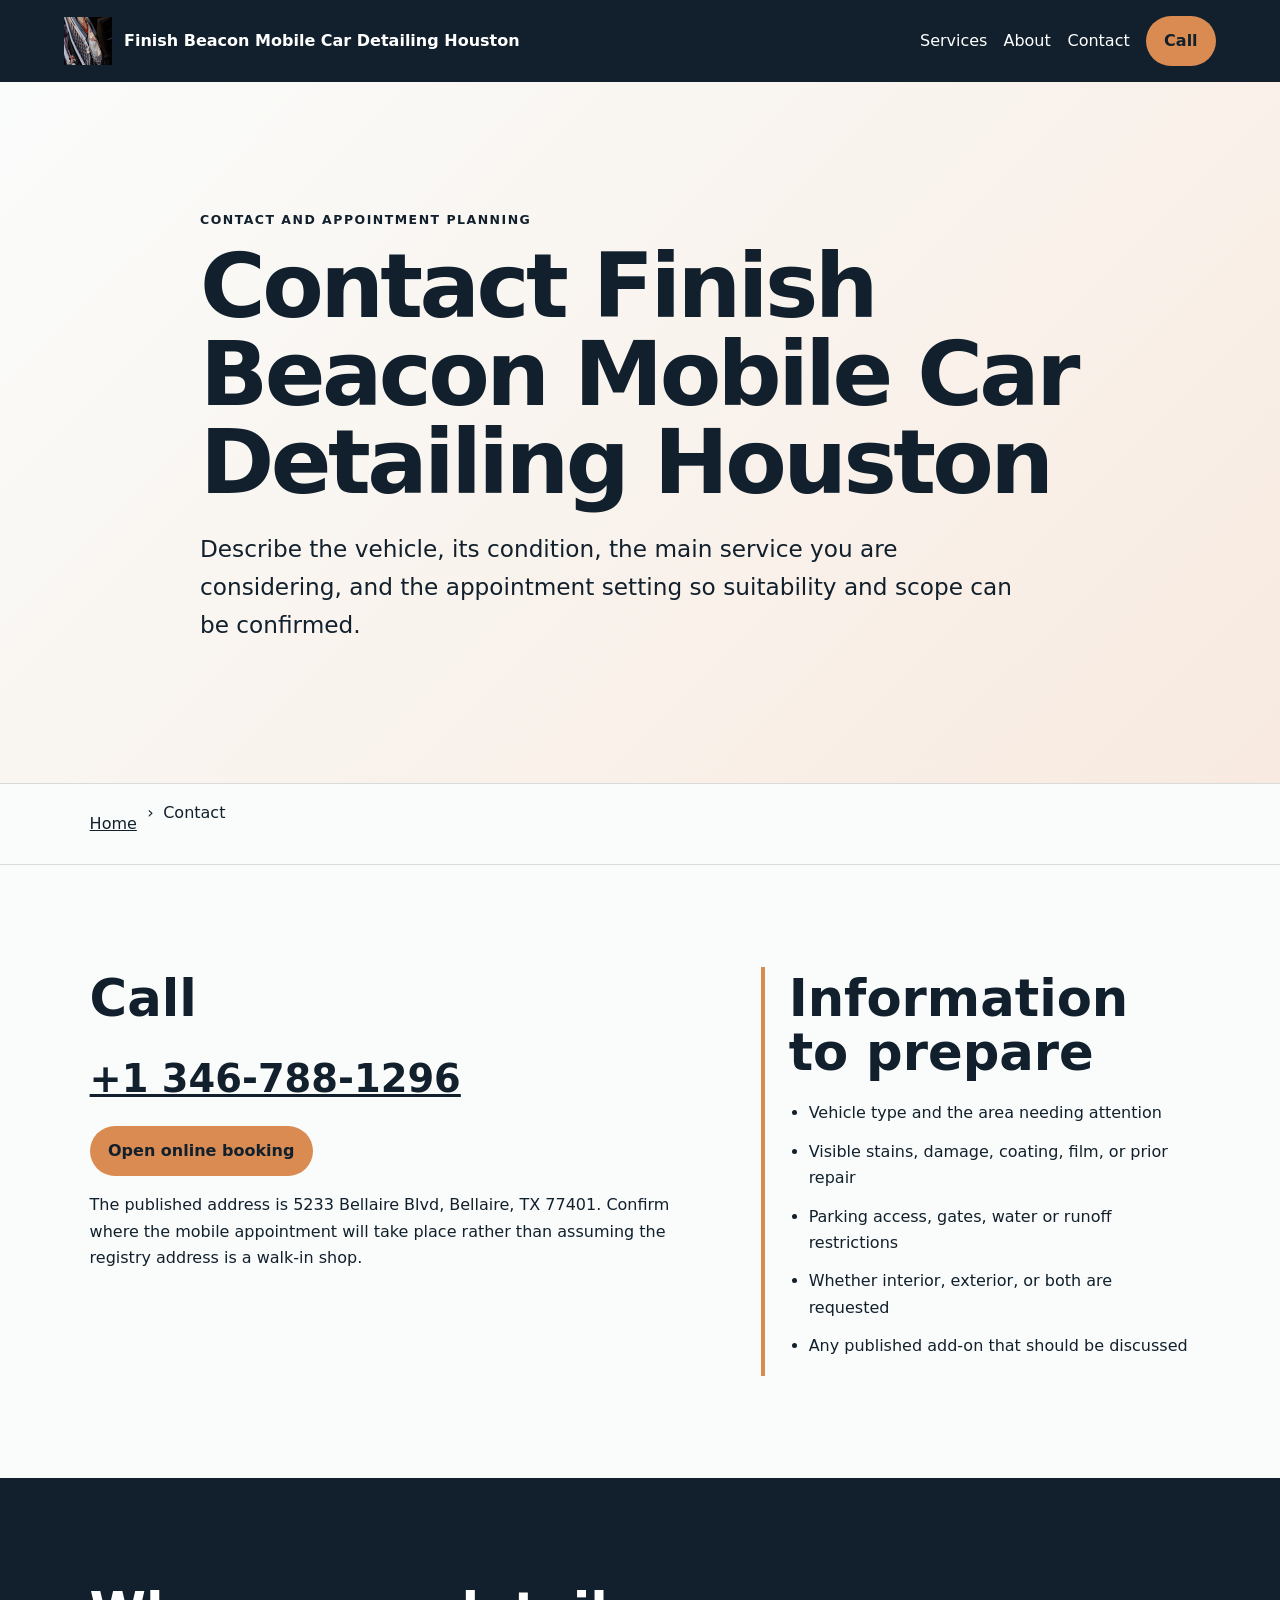
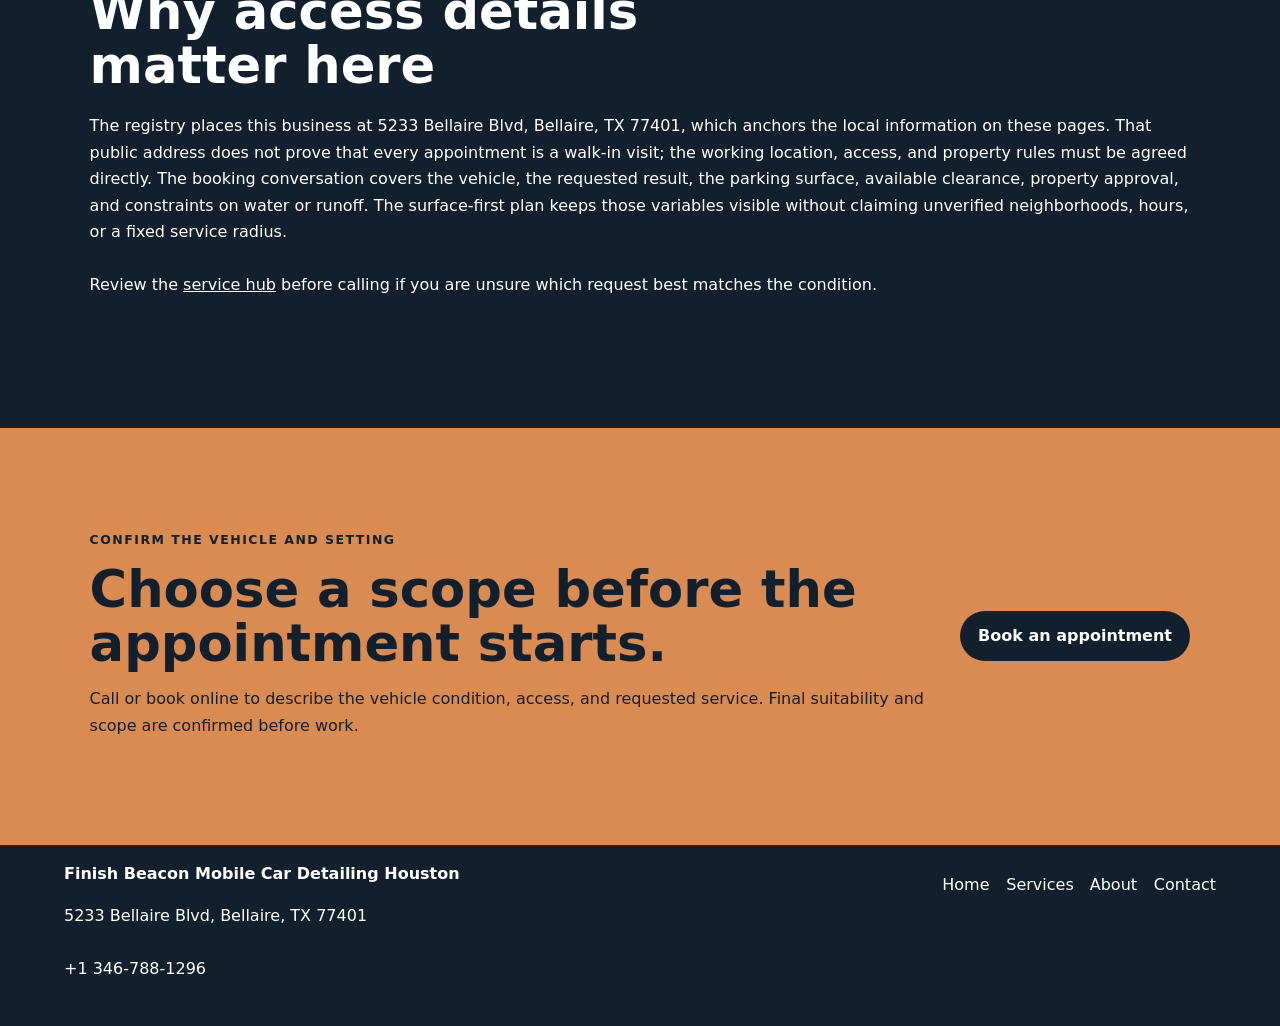
<file: contact/index.html>
<!doctype html>
<html lang="en"><head>
  <meta charset="utf-8"><meta name="viewport" content="width=device-width,initial-scale=1">
  <title>Contact Finish Beacon Mobile Car Detailing Houston | Bellaire, TX</title>
  <meta name="description" content="Call or book Finish Beacon Mobile Car Detailing Houston and confirm vehicle condition, access, and detailing scope in Bellaire, TX.">
  <meta name="robots" content="index, follow, max-image-preview:large, max-snippet:-1">
  <link rel="canonical" href="https://finishbeacon.shop/contact/">
  <meta property="og:type" content="website"><meta property="og:title" content="Contact Finish Beacon Mobile Car Detailing Houston | Bellaire, TX">
  <meta property="og:description" content="Call or book Finish Beacon Mobile Car Detailing Houston and confirm vehicle condition, access, and detailing scope in Bellaire, TX."><meta property="og:url" content="https://finishbeacon.shop/contact/">
  <meta property="og:image" content="https://finishbeacon.shop/assets/hero-foam-car.jpg"><meta name="twitter:card" content="summary_large_image">
  <link rel="icon" href="/assets/favicon.svg"><link rel="stylesheet" href="/seo-pages.css"><script type="application/ld+json">{
  "@context": "https://schema.org",
  "@graph": [
    {
      "@type": "BreadcrumbList",
      "@id": "https://finishbeacon.shop/contact/#breadcrumb",
      "itemListElement": [
        {
          "@type": "ListItem",
          "position": 1,
          "name": "Home",
          "item": "https://finishbeacon.shop/"
        },
        {
          "@type": "ListItem",
          "position": 2,
          "name": "Contact Finish Beacon Mobile Car Detailing Houston | Bellaire, TX",
          "item": "https://finishbeacon.shop/contact/"
        }
      ]
    },
    {
      "@type": "WebPage",
      "@id": "https://finishbeacon.shop/contact/#webpage",
      "url": "https://finishbeacon.shop/contact/",
      "name": "Contact Finish Beacon Mobile Car Detailing Houston | Bellaire, TX",
      "description": "Call or book Finish Beacon Mobile Car Detailing Houston and confirm vehicle condition, access, and detailing scope in Bellaire, TX.",
      "breadcrumb": {
        "@id": "https://finishbeacon.shop/contact/#breadcrumb"
      },
      "isPartOf": {
        "@id": "https://finishbeacon.shop/#website"
      },
      "about": {
        "@id": "https://finishbeacon.shop/#business"
      }
    },
    {
      "@type": "ImageObject",
      "@id": "https://finishbeacon.shop/contact/#primaryimage",
      "contentUrl": "https://finishbeacon.shop/assets/hero-foam-car.jpg",
      "caption": "Illustrative detailing artwork for Finish Beacon Mobile Car Detailing Houston",
      "representativeOfPage": true
    }
  ]
}</script>
</head><body style="--pilot-accent:#d98b52;--pilot-dark:#11202c;--pilot-paper:#fafcfb">
<a class="skip-link" href="#content">Skip to content</a>
<header class="pilot-header"><a class="pilot-brand" href="/"><img src="/assets/hero-foam-car.jpg" width="48" height="48" alt=""><span>Finish Beacon Mobile Car Detailing Houston</span></a>
<nav aria-label="Primary navigation"><a href="/services/">Services</a><a href="/about/">About</a><a href="/contact/">Contact</a><a class="pilot-call" href="tel:+13467881296">Call</a></nav></header>
<main id="content"><section class="pilot-hero text-only"><div><p class="eyebrow">Contact and appointment planning</p><h1>Contact Finish Beacon Mobile Car Detailing Houston</h1><p class="pilot-answer">Describe the vehicle, its condition, the main service you are considering, and the appointment setting so suitability and scope can be confirmed.</p></div></section><nav class="breadcrumbs" aria-label="Breadcrumb"><a href="/">Home</a><span>›</span><span>Contact</span></nav>
<section class="pilot-section pilot-grid"><div><h2>Call</h2><p><a class="large-link" href="tel:+13467881296">+1 346-788-1296</a></p><p><a class="pilot-button" href="https://cal.com/sumitdatta/auto-detail-service">Open online booking</a></p><p>The published address is 5233 Bellaire Blvd, Bellaire, TX 77401. Confirm where the mobile appointment will take place rather than assuming the registry address is a walk-in shop.</p></div><aside><h2>Information to prepare</h2><ul class="checklist"><li>Vehicle type and the area needing attention</li><li>Visible stains, damage, coating, film, or prior repair</li><li>Parking access, gates, water or runoff restrictions</li><li>Whether interior, exterior, or both are requested</li><li>Any published add-on that should be discussed</li></ul></aside></section>
<section class="pilot-section tone"><h2>Why access details matter here</h2><p>The registry places this business at 5233 Bellaire Blvd, Bellaire, TX 77401, which anchors the local information on these pages. That public address does not prove that every appointment is a walk-in visit; the working location, access, and property rules must be agreed directly. The booking conversation covers the vehicle, the requested result, the parking surface, available clearance, property approval, and constraints on water or runoff. The surface-first plan keeps those variables visible without claiming unverified neighborhoods, hours, or a fixed service radius.</p><p>Review the <a href="/services/">service hub</a> before calling if you are unsure which request best matches the condition.</p></section>
<section class="pilot-cta"><div><p class="eyebrow">Confirm the vehicle and setting</p><h2>Choose a scope before the appointment starts.</h2><p>Call or book online to describe the vehicle condition, access, and requested service. Final suitability and scope are confirmed before work.</p></div><a class="pilot-button" href="https://cal.com/sumitdatta/auto-detail-service">Book an appointment</a></section>
</main><footer class="pilot-footer"><div><strong>Finish Beacon Mobile Car Detailing Houston</strong><p>5233 Bellaire Blvd, Bellaire, TX 77401</p><p><a href="tel:+13467881296">+1 346-788-1296</a></p></div><nav aria-label="Footer navigation"><a href="/">Home</a><a href="/services/">Services</a><a href="/about/">About</a><a href="/contact/">Contact</a></nav></footer>
</body></html>
</file>
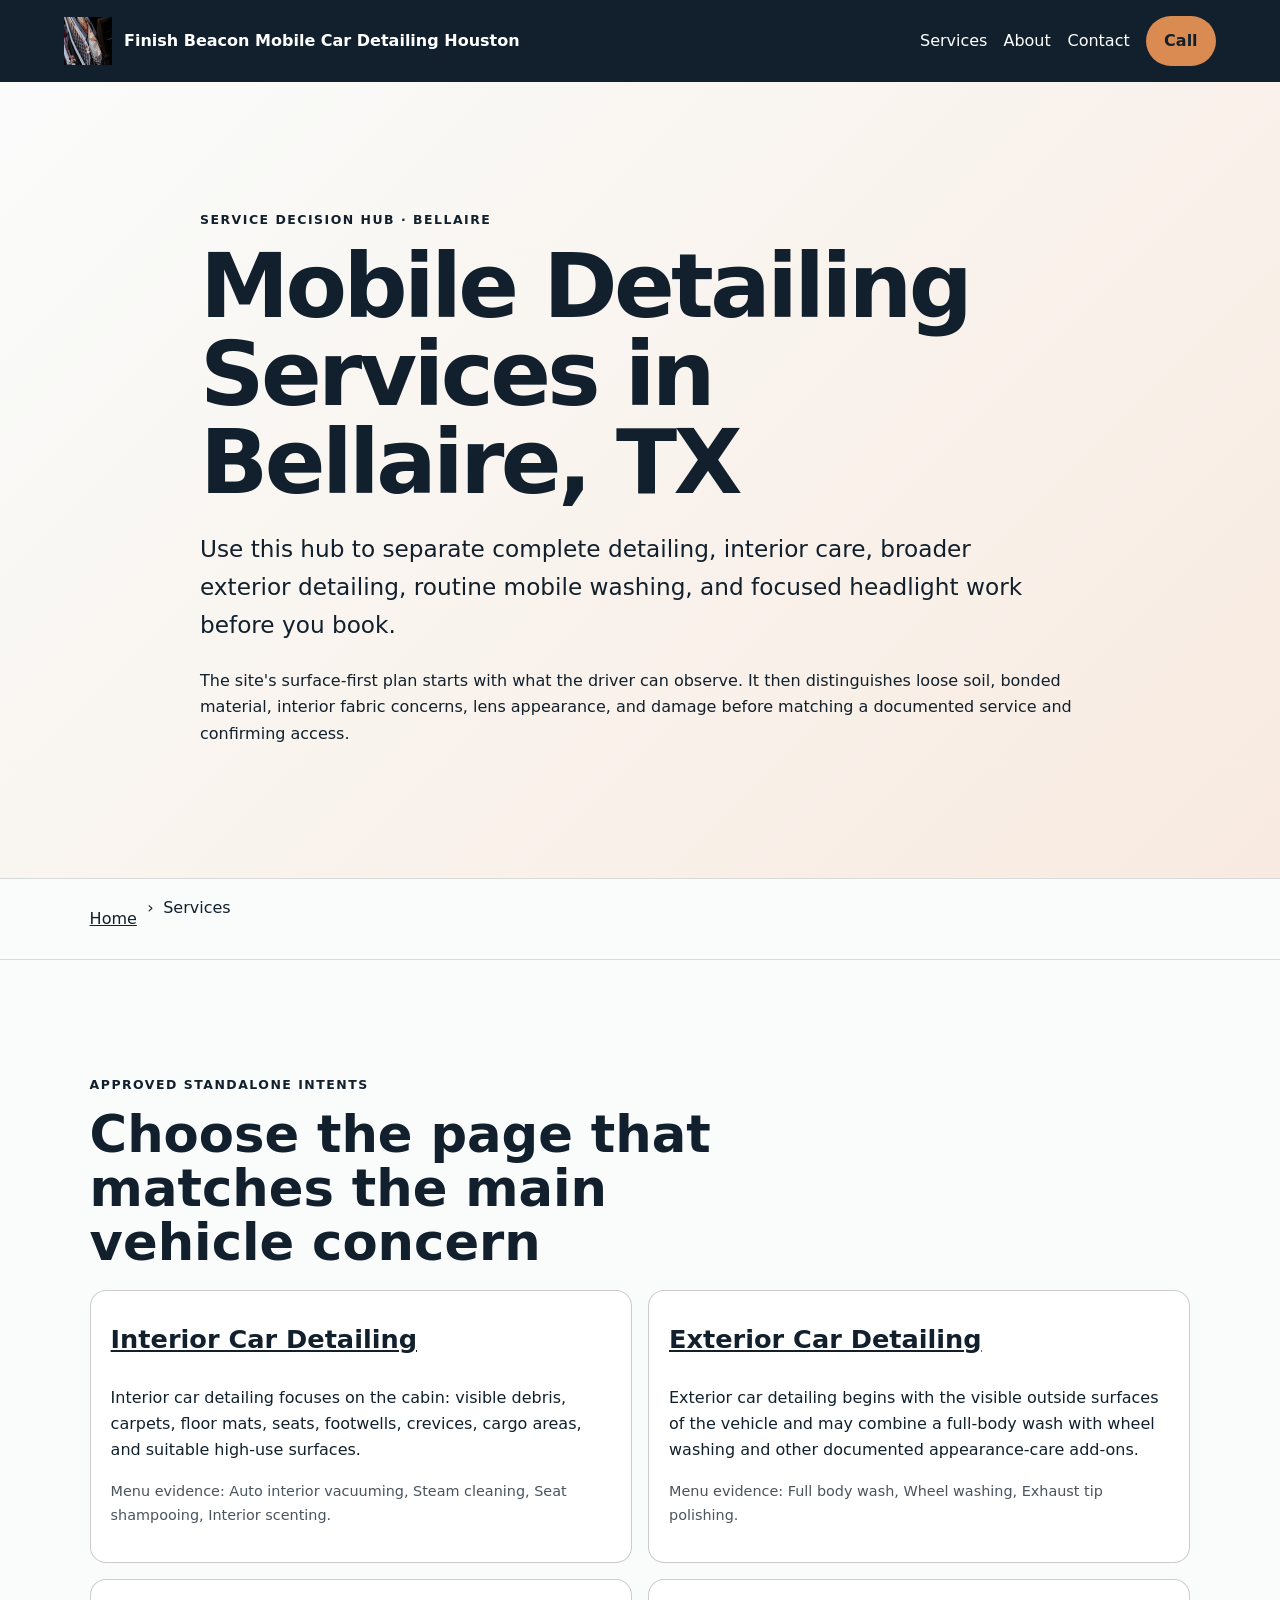
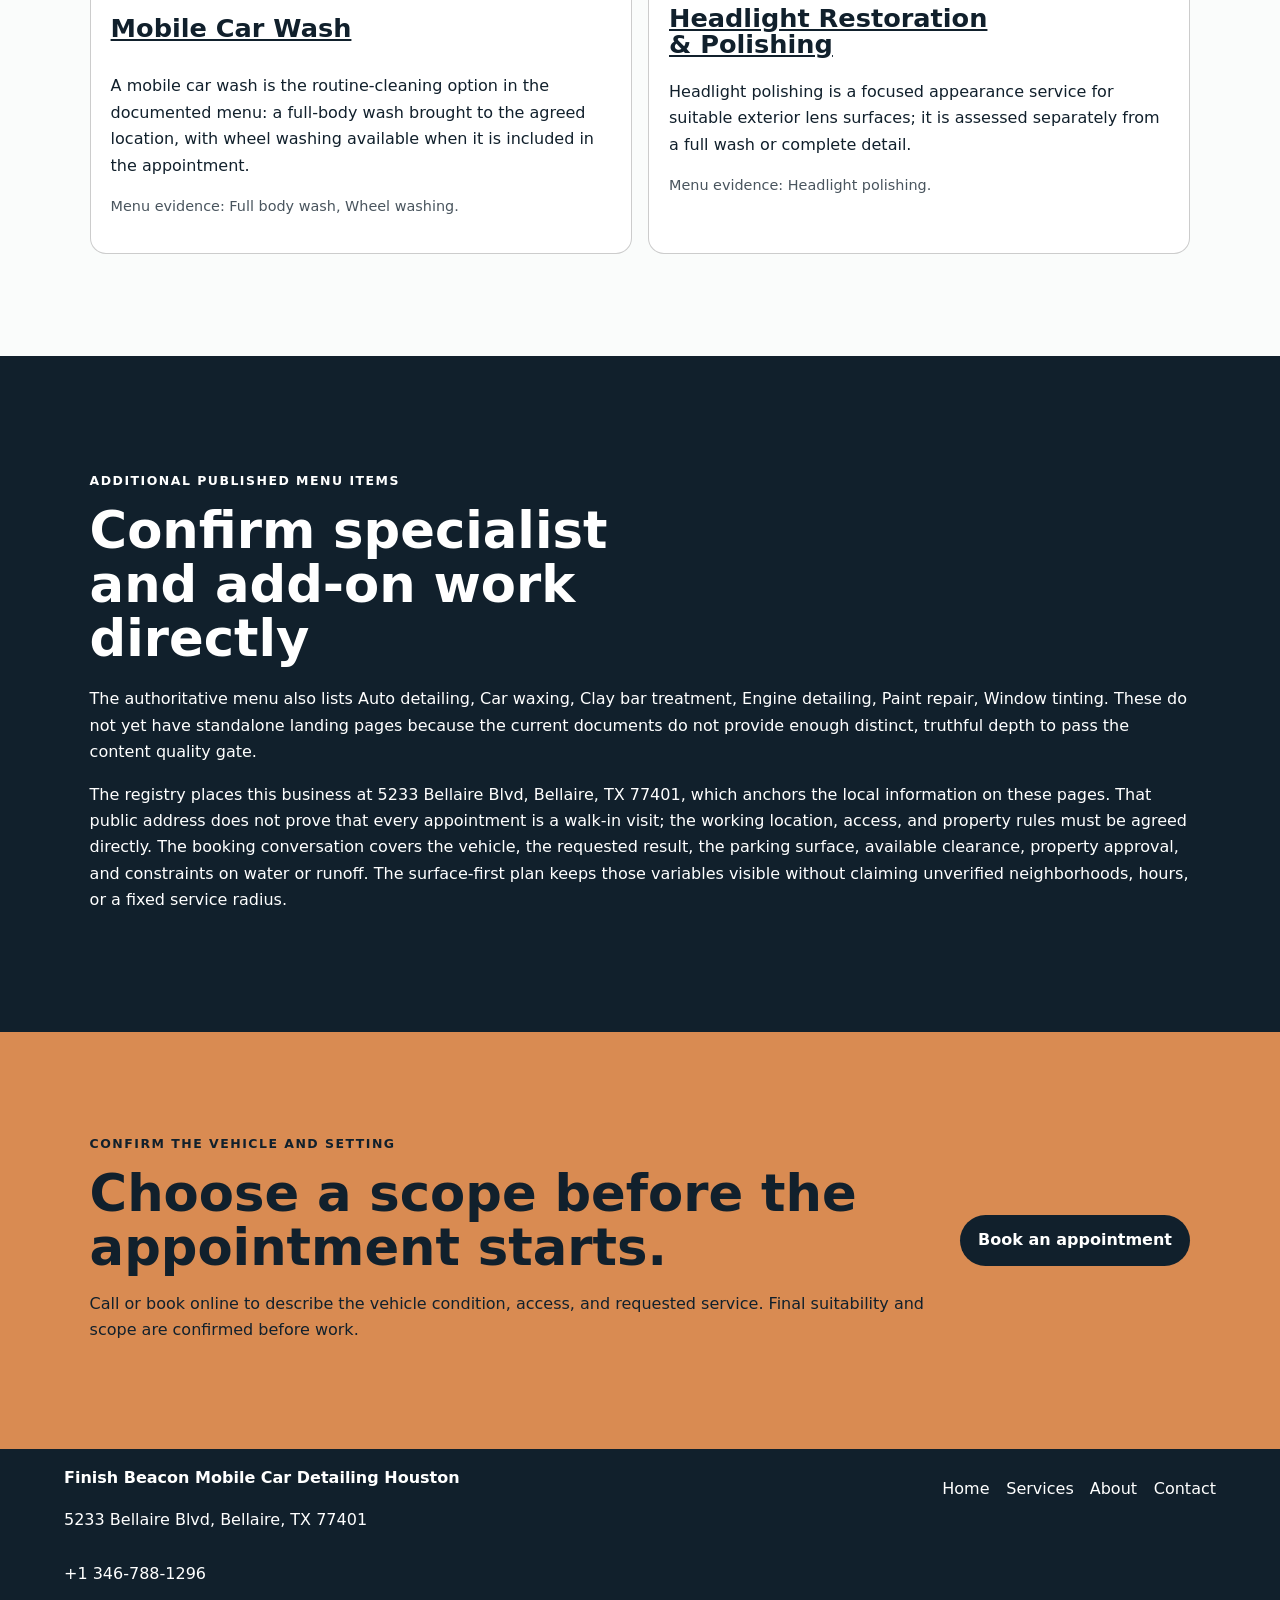
<file: services/index.html>
<!doctype html>
<html lang="en"><head>
  <meta charset="utf-8"><meta name="viewport" content="width=device-width,initial-scale=1">
  <title>Mobile Detailing Services in Bellaire, TX | Finish Beacon Mobile Car Detailing Houston</title>
  <meta name="description" content="Compare documented mobile detailing choices from Finish Beacon Mobile Car Detailing Houston in Bellaire, TX, including preparation, access, and scope boundaries.">
  <meta name="robots" content="index, follow, max-image-preview:large, max-snippet:-1">
  <link rel="canonical" href="https://finishbeacon.shop/services/">
  <meta property="og:type" content="website"><meta property="og:title" content="Mobile Detailing Services in Bellaire, TX | Finish Beacon Mobile Car Detailing Houston">
  <meta property="og:description" content="Compare documented mobile detailing choices from Finish Beacon Mobile Car Detailing Houston in Bellaire, TX, including preparation, access, and scope boundaries."><meta property="og:url" content="https://finishbeacon.shop/services/">
  <meta property="og:image" content="https://finishbeacon.shop/assets/hero-foam-car.jpg"><meta name="twitter:card" content="summary_large_image">
  <link rel="icon" href="/assets/favicon.svg"><link rel="stylesheet" href="/seo-pages.css"><script type="application/ld+json">{
  "@context": "https://schema.org",
  "@graph": [
    {
      "@type": "BreadcrumbList",
      "@id": "https://finishbeacon.shop/services/#breadcrumb",
      "itemListElement": [
        {
          "@type": "ListItem",
          "position": 1,
          "name": "Home",
          "item": "https://finishbeacon.shop/"
        },
        {
          "@type": "ListItem",
          "position": 2,
          "name": "Services",
          "item": "https://finishbeacon.shop/services/"
        }
      ]
    },
    {
      "@type": "WebPage",
      "@id": "https://finishbeacon.shop/services/#webpage",
      "url": "https://finishbeacon.shop/services/",
      "name": "Mobile Detailing Services in Bellaire, TX | Finish Beacon Mobile Car Detailing Houston",
      "description": "Compare documented mobile detailing choices from Finish Beacon Mobile Car Detailing Houston in Bellaire, TX, including preparation, access, and scope boundaries.",
      "breadcrumb": {
        "@id": "https://finishbeacon.shop/services/#breadcrumb"
      },
      "isPartOf": {
        "@id": "https://finishbeacon.shop/#website"
      },
      "about": {
        "@id": "https://finishbeacon.shop/#business"
      }
    },
    {
      "@type": "ImageObject",
      "@id": "https://finishbeacon.shop/services/#primaryimage",
      "contentUrl": "https://finishbeacon.shop/assets/hero-foam-car.jpg",
      "caption": "Illustrative detailing artwork for Finish Beacon Mobile Car Detailing Houston",
      "representativeOfPage": true
    }
  ]
}</script>
</head><body style="--pilot-accent:#d98b52;--pilot-dark:#11202c;--pilot-paper:#fafcfb">
<a class="skip-link" href="#content">Skip to content</a>
<header class="pilot-header"><a class="pilot-brand" href="/"><img src="/assets/hero-foam-car.jpg" width="48" height="48" alt=""><span>Finish Beacon Mobile Car Detailing Houston</span></a>
<nav aria-label="Primary navigation"><a href="/services/">Services</a><a href="/about/">About</a><a href="/contact/">Contact</a><a class="pilot-call" href="tel:+13467881296">Call</a></nav></header>
<main id="content"><section class="pilot-hero text-only"><div><p class="eyebrow">Service decision hub · Bellaire</p><h1>Mobile Detailing Services in Bellaire, TX</h1><p class="pilot-answer">Use this hub to separate complete detailing, interior care, broader exterior detailing, routine mobile washing, and focused headlight work before you book.</p><p>The site&#x27;s surface-first plan starts with what the driver can observe. It then distinguishes loose soil, bonded material, interior fabric concerns, lens appearance, and damage before matching a documented service and confirming access.</p></div></section>
<nav class="breadcrumbs" aria-label="Breadcrumb"><a href="/">Home</a><span>›</span><span>Services</span></nav>
<section class="pilot-section"><p class="eyebrow">Approved standalone intents</p><h2>Choose the page that matches the main vehicle concern</h2><div class="service-cards"><article><h2><a href="/services/interior-car-detailing/">Interior Car Detailing</a></h2><p>Interior car detailing focuses on the cabin: visible debris, carpets, floor mats, seats, footwells, crevices, cargo areas, and suitable high-use surfaces.</p><p class="source-note">Menu evidence: Auto interior vacuuming, Steam cleaning, Seat shampooing, Interior scenting.</p></article><article><h2><a href="/services/exterior-car-detailing/">Exterior Car Detailing</a></h2><p>Exterior car detailing begins with the visible outside surfaces of the vehicle and may combine a full-body wash with wheel washing and other documented appearance-care add-ons.</p><p class="source-note">Menu evidence: Full body wash, Wheel washing, Exhaust tip polishing.</p></article><article><h2><a href="/services/mobile-car-wash/">Mobile Car Wash</a></h2><p>A mobile car wash is the routine-cleaning option in the documented menu: a full-body wash brought to the agreed location, with wheel washing available when it is included in the appointment.</p><p class="source-note">Menu evidence: Full body wash, Wheel washing.</p></article><article><h2><a href="/services/headlight-restoration/">Headlight Restoration &amp; Polishing</a></h2><p>Headlight polishing is a focused appearance service for suitable exterior lens surfaces; it is assessed separately from a full wash or complete detail.</p><p class="source-note">Menu evidence: Headlight polishing.</p></article></div></section>
<section class="pilot-section tone"><p class="eyebrow">Additional published menu items</p><h2>Confirm specialist and add-on work directly</h2><p>The authoritative menu also lists Auto detailing, Car waxing, Clay bar treatment, Engine detailing, Paint repair, Window tinting. These do not yet have standalone landing pages because the current documents do not provide enough distinct, truthful depth to pass the content quality gate.</p><p>The registry places this business at 5233 Bellaire Blvd, Bellaire, TX 77401, which anchors the local information on these pages. That public address does not prove that every appointment is a walk-in visit; the working location, access, and property rules must be agreed directly. The booking conversation covers the vehicle, the requested result, the parking surface, available clearance, property approval, and constraints on water or runoff. The surface-first plan keeps those variables visible without claiming unverified neighborhoods, hours, or a fixed service radius.</p></section>
<section class="pilot-cta"><div><p class="eyebrow">Confirm the vehicle and setting</p><h2>Choose a scope before the appointment starts.</h2><p>Call or book online to describe the vehicle condition, access, and requested service. Final suitability and scope are confirmed before work.</p></div><a class="pilot-button" href="https://cal.com/sumitdatta/auto-detail-service">Book an appointment</a></section>
</main><footer class="pilot-footer"><div><strong>Finish Beacon Mobile Car Detailing Houston</strong><p>5233 Bellaire Blvd, Bellaire, TX 77401</p><p><a href="tel:+13467881296">+1 346-788-1296</a></p></div><nav aria-label="Footer navigation"><a href="/">Home</a><a href="/services/">Services</a><a href="/about/">About</a><a href="/contact/">Contact</a></nav></footer>
</body></html>
</file>
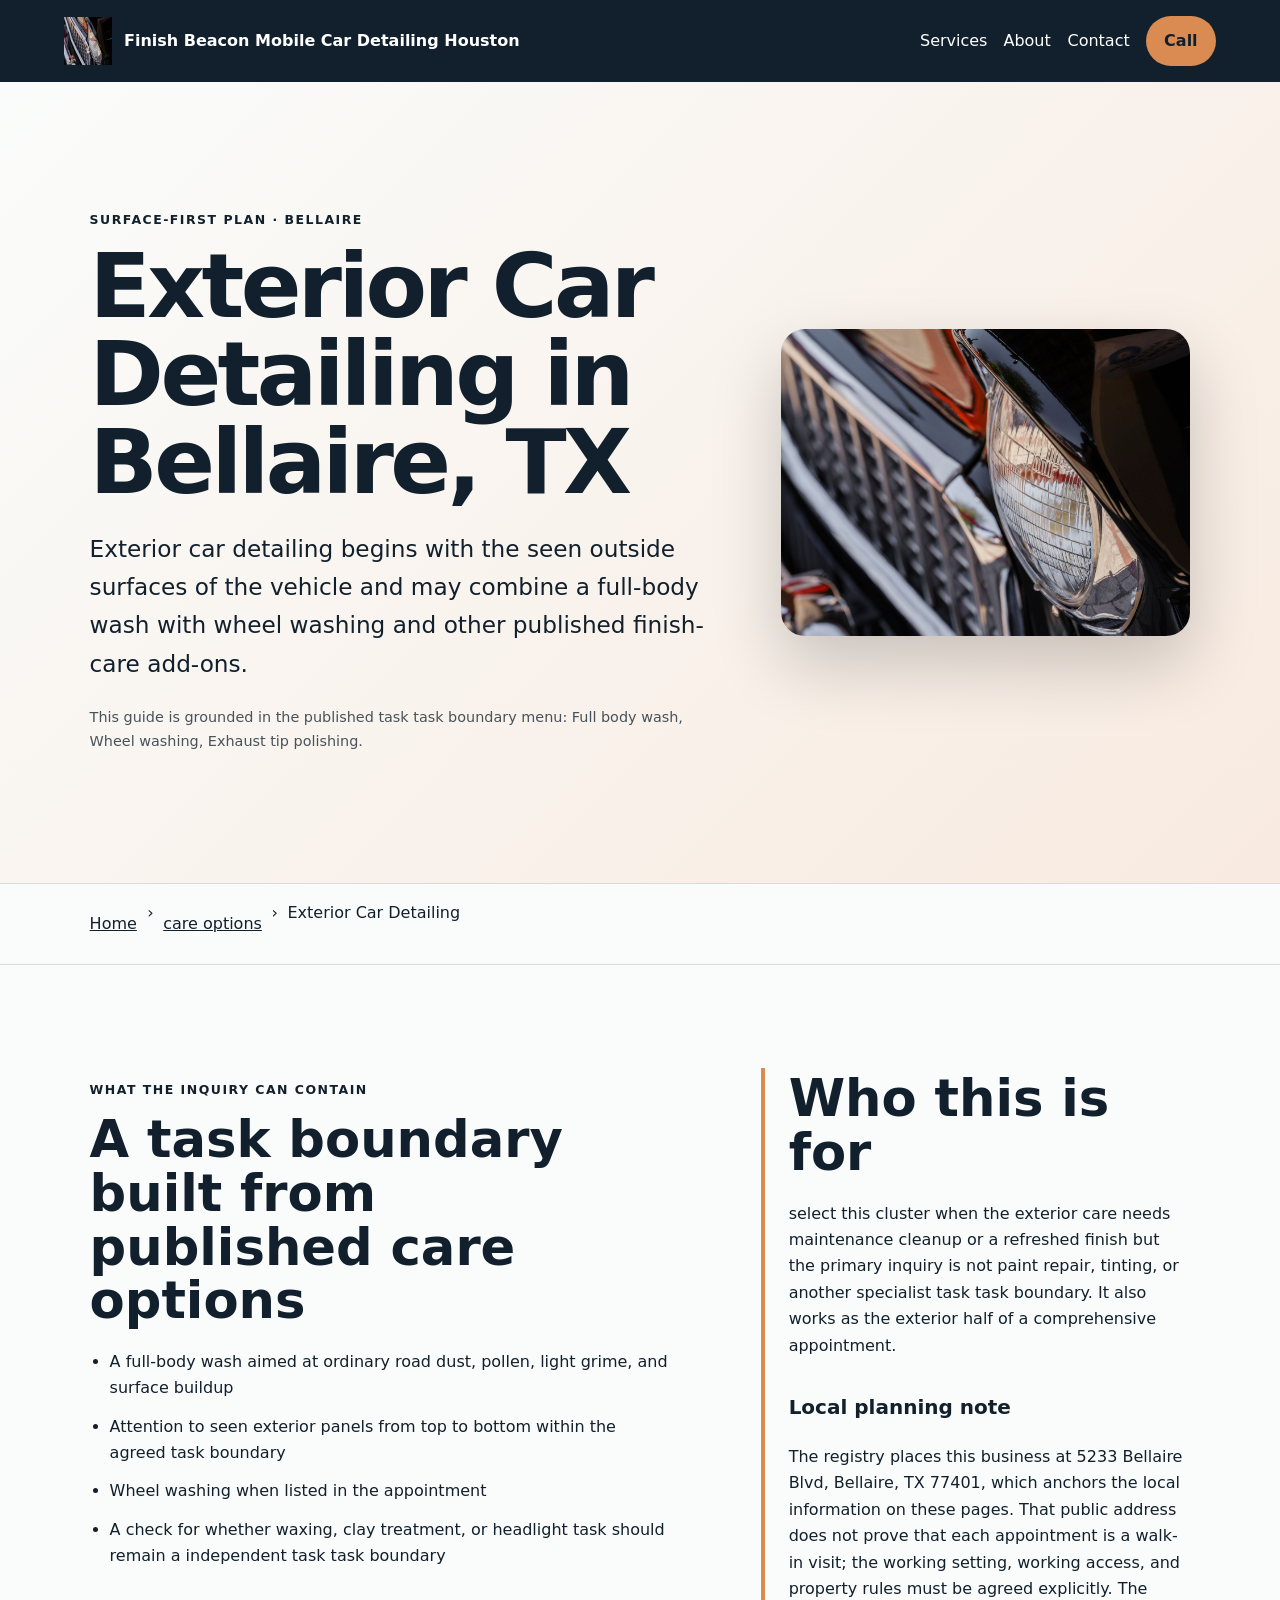
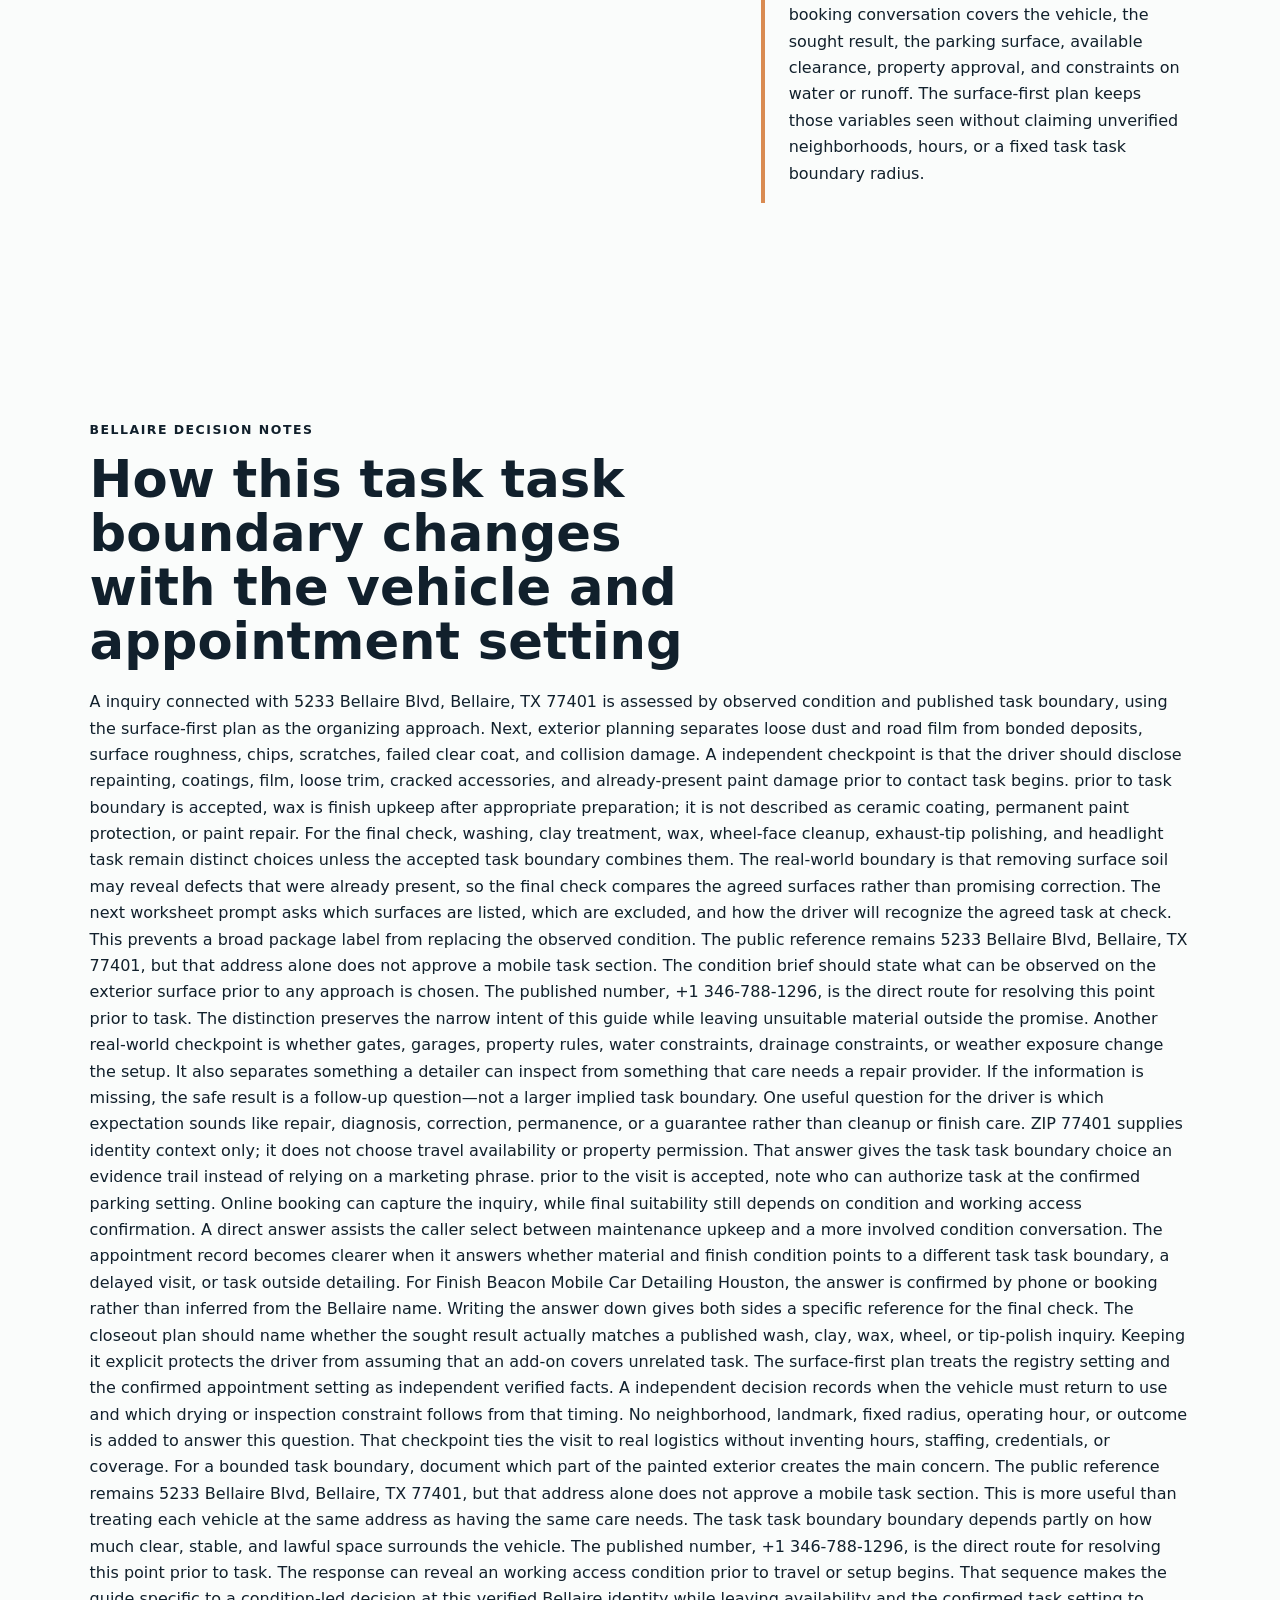
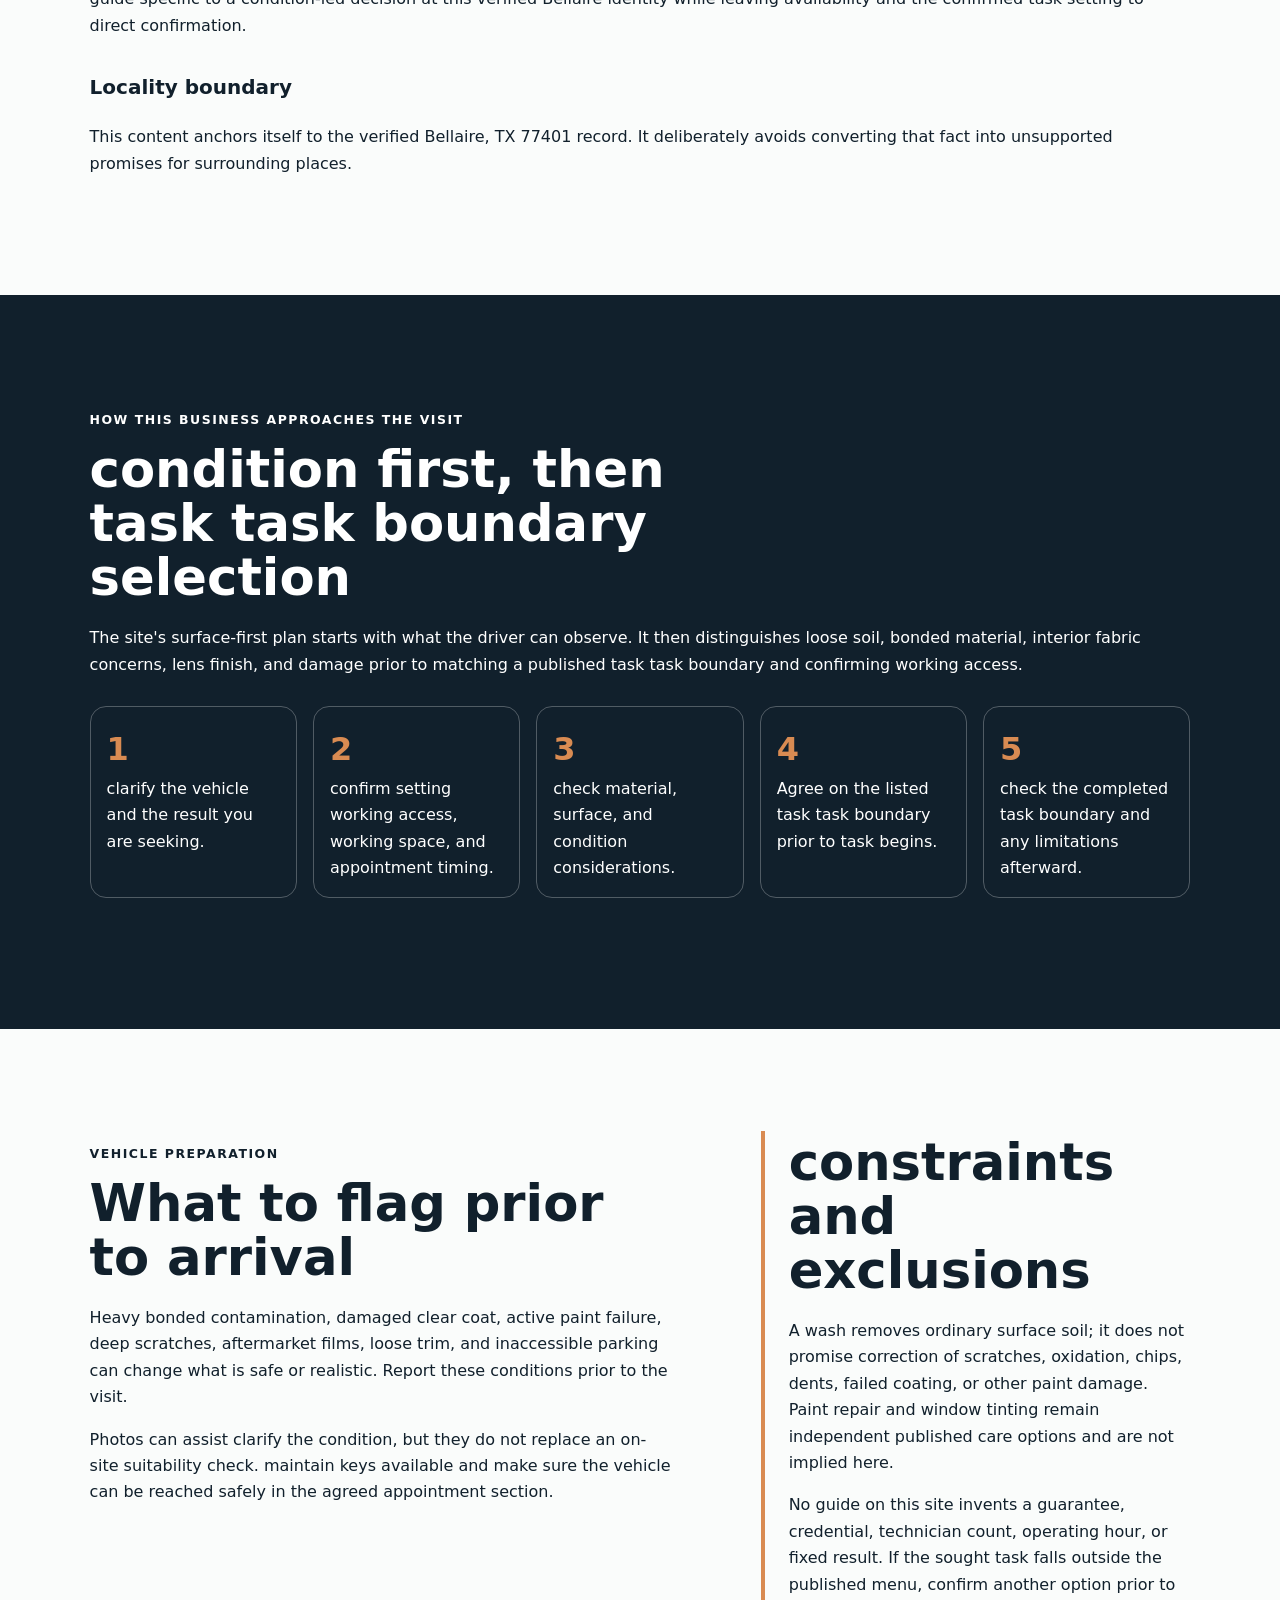
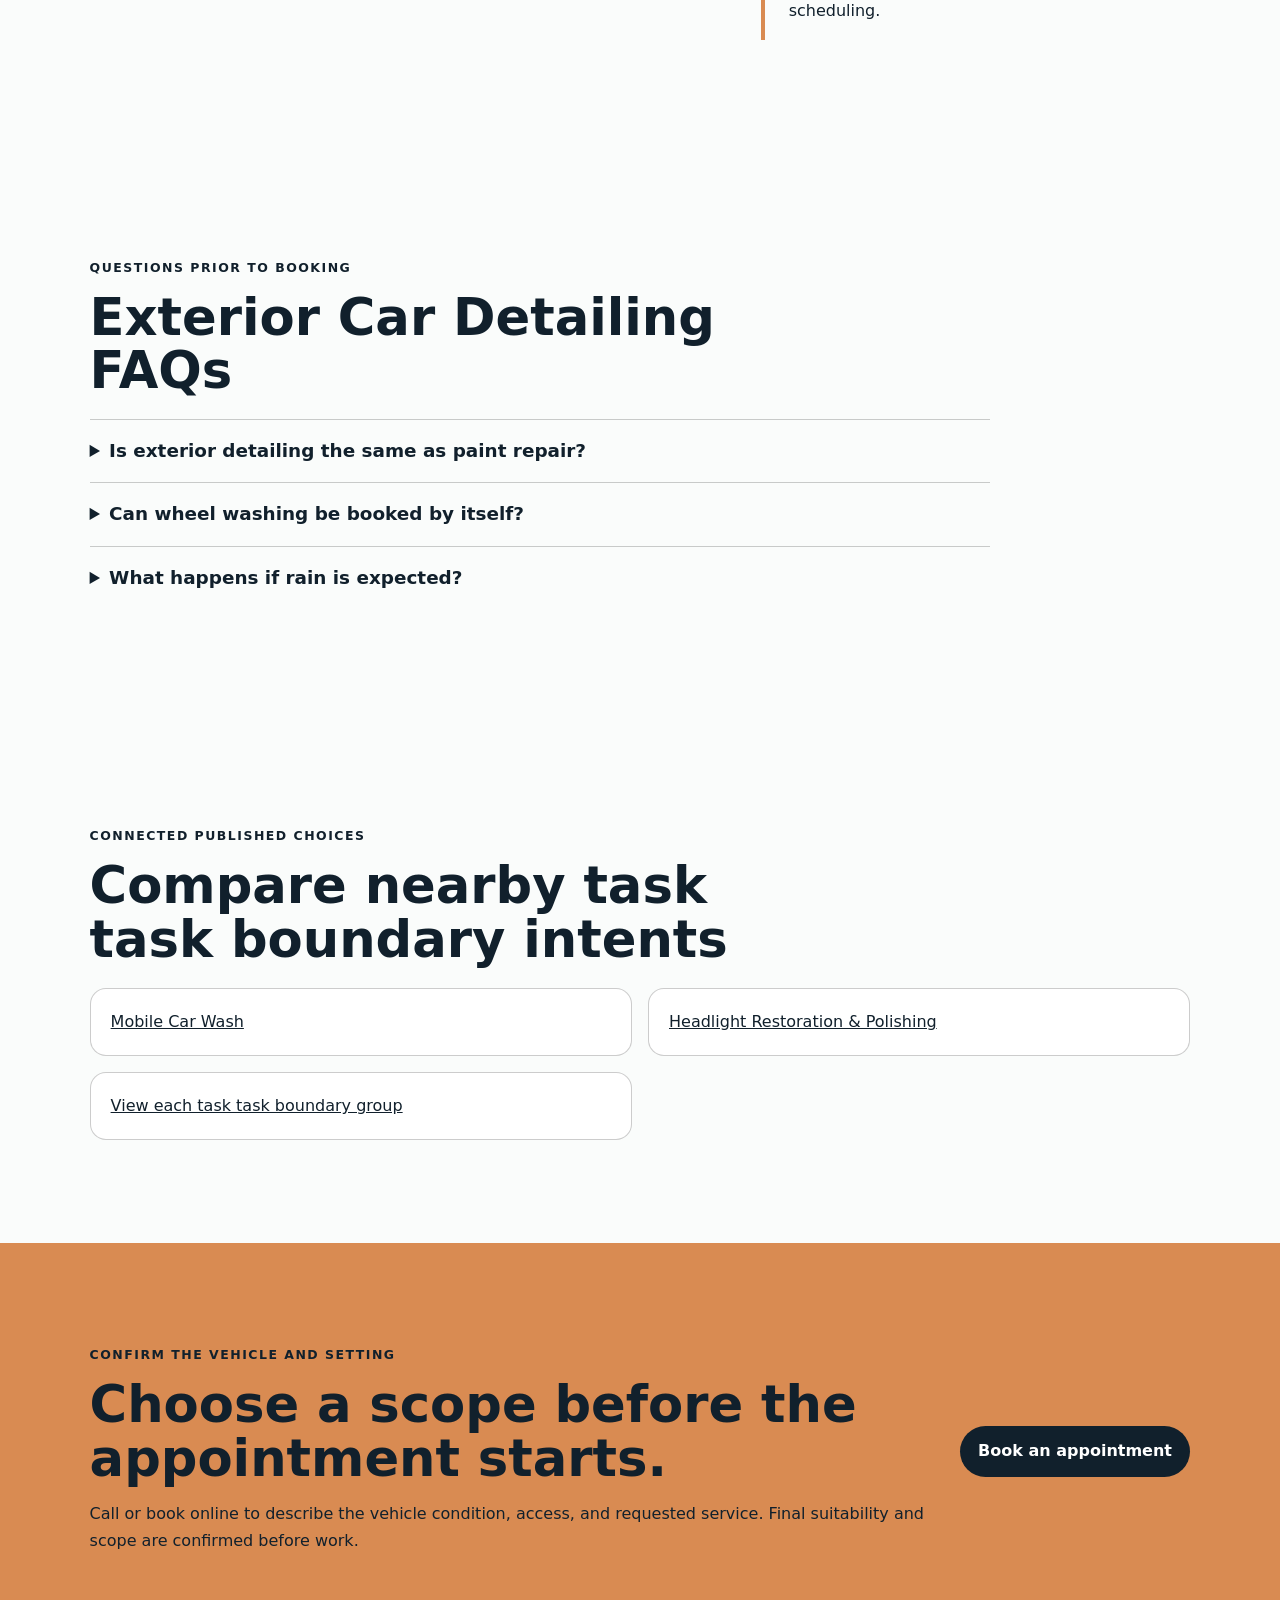
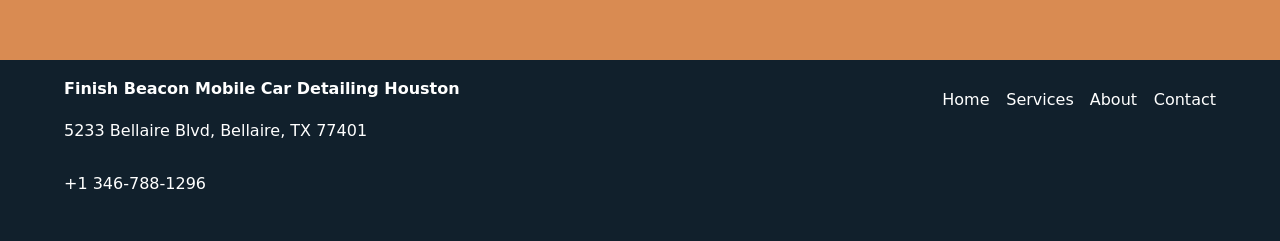
<file: services/exterior-car-detailing/index.html>
<!doctype html>
<html lang="en"><head>
  <meta charset="utf-8"><meta name="viewport" content="width=device-width,initial-scale=1">
  <title>Exterior Car Detailing in Bellaire, TX | Finish Beacon Mobile Car Detailing Houston</title>
  <meta name="description" content="Plan exterior car detailing with Finish Beacon Mobile Car Detailing Houston in Bellaire: documented scope, vehicle preparation, access checks, and limitations.">
  <meta name="robots" content="index, follow, max-image-preview:large, max-snippet:-1">
  <link rel="canonical" href="https://finishbeacon.shop/services/exterior-car-detailing/">
  <meta property="og:type" content="website"><meta property="og:title" content="Exterior Car Detailing in Bellaire, TX | Finish Beacon Mobile Car Detailing Houston">
  <meta property="og:description" content="Plan exterior car detailing with Finish Beacon Mobile Car Detailing Houston in Bellaire: documented scope, vehicle preparation, access checks, and limitations."><meta property="og:url" content="https://finishbeacon.shop/services/exterior-car-detailing/">
  <meta property="og:image" content="https://finishbeacon.shop/assets/hero-foam-car.jpg"><meta name="twitter:card" content="summary_large_image">
  <link rel="icon" href="/assets/favicon.svg"><link rel="stylesheet" href="/seo-pages.css"><script type="application/ld+json">{
  "@context": "https://schema.org",
  "@graph": [
    {
      "@type": "BreadcrumbList",
      "@id": "https://finishbeacon.shop/services/exterior-car-detailing/#breadcrumb",
      "itemListElement": [
        {
          "@type": "ListItem",
          "position": 1,
          "name": "Home",
          "item": "https://finishbeacon.shop/"
        },
        {
          "@type": "ListItem",
          "position": 2,
          "name": "Services",
          "item": "https://finishbeacon.shop/services/"
        },
        {
          "@type": "ListItem",
          "position": 3,
          "name": "Exterior Car Detailing",
          "item": "https://finishbeacon.shop/services/exterior-car-detailing/"
        }
      ]
    },
    {
      "@type": "WebPage",
      "@id": "https://finishbeacon.shop/services/exterior-car-detailing/#webpage",
      "url": "https://finishbeacon.shop/services/exterior-car-detailing/",
      "name": "Exterior Car Detailing in Bellaire, TX | Finish Beacon Mobile Car Detailing Houston",
      "description": "Plan exterior car detailing with Finish Beacon Mobile Car Detailing Houston in Bellaire: documented scope, vehicle preparation, access checks, and limitations.",
      "breadcrumb": {
        "@id": "https://finishbeacon.shop/services/exterior-car-detailing/#breadcrumb"
      },
      "isPartOf": {
        "@id": "https://finishbeacon.shop/#website"
      },
      "about": {
        "@id": "https://finishbeacon.shop/#business"
      }
    },
    {
      "@type": "Service",
      "@id": "https://finishbeacon.shop/services/exterior-car-detailing/#service",
      "name": "Exterior Car Detailing",
      "serviceType": "exterior car detailing",
      "url": "https://finishbeacon.shop/services/exterior-car-detailing/",
      "description": "Exterior car detailing begins with the visible outside surfaces of the vehicle and may combine a full-body wash with wheel washing and other documented appearance-care add-ons.",
      "provider": {
        "@id": "https://finishbeacon.shop/#business"
      },
      "areaServed": {
        "@type": "City",
        "name": "Bellaire"
      }
    },
    {
      "@type": "ImageObject",
      "@id": "https://finishbeacon.shop/services/exterior-car-detailing/#primaryimage",
      "contentUrl": "https://finishbeacon.shop/assets/hero-foam-car.jpg",
      "caption": "Illustrative detailing artwork for Finish Beacon Mobile Car Detailing Houston",
      "representativeOfPage": true
    }
  ]
}</script>
</head><body style="--pilot-accent:#d98b52;--pilot-dark:#11202c;--pilot-paper:#fafcfb">
<a class="skip-link" href="#content">Skip to content</a>
<header class="pilot-header"><a class="pilot-brand" href="/"><img src="/assets/hero-foam-car.jpg" width="48" height="48" alt=""><span>Finish Beacon Mobile Car Detailing Houston</span></a>
<nav aria-label="Primary navigation"><a href="/services/">Services</a><a href="/about/">About</a><a href="/contact/">Contact</a><a class="pilot-call" href="tel:+13467881296">Call</a></nav></header>
<main id="content"><section class="pilot-hero"><div><p class="eyebrow">surface-first plan · Bellaire</p><h1>Exterior Car Detailing in Bellaire, TX</h1><p class="pilot-answer">Exterior car detailing begins with the seen outside surfaces of the vehicle and may combine a full-body wash with wheel washing and other published finish-care add-ons.</p><p class="pilot-proof">This guide is grounded in the published task task boundary menu: Full body wash, Wheel washing, Exhaust tip polishing.</p></div><img src="/assets/hero-foam-car.jpg" width="960" height="720" alt="Illustrative detailing artwork for Finish Beacon Mobile Car Detailing Houston" fetchpriority="high"></section>
<nav class="breadcrumbs" aria-label="Breadcrumb"><a href="/">Home</a><span>›</span><a href="/services/">care options</a><span>›</span><span>Exterior Car Detailing</span></nav>
<section class="pilot-section pilot-grid"><div><p class="eyebrow">What the inquiry can contain</p><h2>A task boundary built from published care options</h2><ul class="checklist"><li>A full-body wash aimed at ordinary road dust, pollen, light grime, and surface buildup</li><li>Attention to seen exterior panels from top to bottom within the agreed task boundary</li><li>Wheel washing when listed in the appointment</li><li>A check for whether waxing, clay treatment, or headlight task should remain a independent task task boundary</li></ul></div><aside><h2>Who this is for</h2><p>select this cluster when the exterior care needs maintenance cleanup or a refreshed finish but the primary inquiry is not paint repair, tinting, or another specialist task task boundary. It also works as the exterior half of a comprehensive appointment.</p><h3>Local planning note</h3><p>The registry places this business at 5233 Bellaire Blvd, Bellaire, TX 77401, which anchors the local information on these pages. That public address does not prove that each appointment is a walk-in visit; the working setting, working access, and property rules must be agreed explicitly. The booking conversation covers the vehicle, the sought result, the parking surface, available clearance, property approval, and constraints on water or runoff. The surface-first plan keeps those variables seen without claiming unverified neighborhoods, hours, or a fixed task task boundary radius.</p></aside></section>
<section class="pilot-section local-decision"><p class="eyebrow">Bellaire decision notes</p><h2>How this task task boundary changes with the vehicle and appointment setting</h2><p>A inquiry connected with 5233 Bellaire Blvd, Bellaire, TX 77401 is assessed by observed condition and published task boundary, using the surface-first plan as the organizing approach. Next, exterior planning separates loose dust and road film from bonded deposits, surface roughness, chips, scratches, failed clear coat, and collision damage. A independent checkpoint is that the driver should disclose repainting, coatings, film, loose trim, cracked accessories, and already-present paint damage prior to contact task begins. prior to task boundary is accepted, wax is finish upkeep after appropriate preparation; it is not described as ceramic coating, permanent paint protection, or paint repair. For the final check, washing, clay treatment, wax, wheel-face cleanup, exhaust-tip polishing, and headlight task remain distinct choices unless the accepted task boundary combines them. The real-world boundary is that removing surface soil may reveal defects that were already present, so the final check compares the agreed surfaces rather than promising correction. The next worksheet prompt asks which surfaces are listed, which are excluded, and how the driver will recognize the agreed task at check. This prevents a broad package label from replacing the observed condition. The public reference remains 5233 Bellaire Blvd, Bellaire, TX 77401, but that address alone does not approve a mobile task section. The condition brief should state what can be observed on the exterior surface prior to any approach is chosen. The published number, +1 346-788-1296, is the direct route for resolving this point prior to task. The distinction preserves the narrow intent of this guide while leaving unsuitable material outside the promise. Another real-world checkpoint is whether gates, garages, property rules, water constraints, drainage constraints, or weather exposure change the setup. It also separates something a detailer can inspect from something that care needs a repair provider. If the information is missing, the safe result is a follow-up question—not a larger implied task boundary. One useful question for the driver is which expectation sounds like repair, diagnosis, correction, permanence, or a guarantee rather than cleanup or finish care. ZIP 77401 supplies identity context only; it does not choose travel availability or property permission. That answer gives the task task boundary choice an evidence trail instead of relying on a marketing phrase. prior to the visit is accepted, note who can authorize task at the confirmed parking setting. Online booking can capture the inquiry, while final suitability still depends on condition and working access confirmation. A direct answer assists the caller select between maintenance upkeep and a more involved condition conversation. The appointment record becomes clearer when it answers whether material and finish condition points to a different task task boundary, a delayed visit, or task outside detailing. For Finish Beacon Mobile Car Detailing Houston, the answer is confirmed by phone or booking rather than inferred from the Bellaire name. Writing the answer down gives both sides a specific reference for the final check. The closeout plan should name whether the sought result actually matches a published wash, clay, wax, wheel, or tip-polish inquiry. Keeping it explicit protects the driver from assuming that an add-on covers unrelated task. The surface-first plan treats the registry setting and the confirmed appointment setting as independent verified facts. A independent decision records when the vehicle must return to use and which drying or inspection constraint follows from that timing. No neighborhood, landmark, fixed radius, operating hour, or outcome is added to answer this question. That checkpoint ties the visit to real logistics without inventing hours, staffing, credentials, or coverage. For a bounded task boundary, document which part of the painted exterior creates the main concern. The public reference remains 5233 Bellaire Blvd, Bellaire, TX 77401, but that address alone does not approve a mobile task section. This is more useful than treating each vehicle at the same address as having the same care needs. The task task boundary boundary depends partly on how much clear, stable, and lawful space surrounds the vehicle. The published number, +1 346-788-1296, is the direct route for resolving this point prior to task. The response can reveal an working access condition prior to travel or setup begins. That sequence makes the guide specific to a condition-led decision at this verified Bellaire identity while leaving availability and the confirmed task setting to direct confirmation.</p><h3>Locality boundary</h3><p>This content anchors itself to the verified Bellaire, TX 77401 record. It deliberately avoids converting that fact into unsupported promises for surrounding places.</p></section>
<section class="pilot-section tone"><p class="eyebrow">How this business approaches the visit</p><h2>condition first, then task task boundary selection</h2><p>The site&#x27;s surface-first plan starts with what the driver can observe. It then distinguishes loose soil, bonded material, interior fabric concerns, lens finish, and damage prior to matching a published task task boundary and confirming working access.</p><ol class="steps"><li>clarify the vehicle and the result you are seeking.</li><li>confirm setting working access, working space, and appointment timing.</li><li>check material, surface, and condition considerations.</li><li>Agree on the listed task task boundary prior to task begins.</li><li>check the completed task boundary and any limitations afterward.</li></ol></section>
<section class="pilot-section pilot-grid"><div><p class="eyebrow">vehicle preparation</p><h2>What to flag prior to arrival</h2><p>Heavy bonded contamination, damaged clear coat, active paint failure, deep scratches, aftermarket films, loose trim, and inaccessible parking can change what is safe or realistic. Report these conditions prior to the visit.</p><p>Photos can assist clarify the condition, but they do not replace an on-site suitability check. maintain keys available and make sure the vehicle can be reached safely in the agreed appointment section.</p></div><aside><h2>constraints and exclusions</h2><p>A wash removes ordinary surface soil; it does not promise correction of scratches, oxidation, chips, dents, failed coating, or other paint damage. Paint repair and window tinting remain independent published care options and are not implied here.</p><p>No guide on this site invents a guarantee, credential, technician count, operating hour, or fixed result. If the sought task falls outside the published menu, confirm another option prior to scheduling.</p></aside></section>
<section class="pilot-section"><p class="eyebrow">Questions prior to booking</p><h2>Exterior Car Detailing FAQs</h2><div class="faq-list"><details><summary>Is exterior detailing the same as paint repair?</summary><p>No. Exterior cleanup addresses surface soil and agreed finish care. Paint repair is a independent task task boundary that requires its own task boundary confirmation.</p></details><details><summary>Can wheel washing be booked by itself?</summary><p>Wheel washing is on the published menu, but availability and the real-world task boundary should be confirmed when booking.</p></details><details><summary>What happens if rain is expected?</summary><p>The appointment setting and weather are checked prior to task. Rescheduling or a appropriate covered setting may be discussed when conditions would interfere with the agreed task task boundary.</p></details></div></section>
<section class="pilot-section related"><p class="eyebrow">connected published choices</p><h2>Compare nearby task task boundary intents</h2><div class="related-links"><a href="/services/mobile-car-wash/">Mobile Car Wash</a><a href="/services/headlight-restoration/">Headlight Restoration &amp; Polishing</a><a href="/services/">View each task task boundary group</a></div></section>
<section class="pilot-cta"><div><p class="eyebrow">Confirm the vehicle and setting</p><h2>Choose a scope before the appointment starts.</h2><p>Call or book online to describe the vehicle condition, access, and requested service. Final suitability and scope are confirmed before work.</p></div><a class="pilot-button" href="https://cal.com/sumitdatta/auto-detail-service">Book an appointment</a></section>
</main><footer class="pilot-footer"><div><strong>Finish Beacon Mobile Car Detailing Houston</strong><p>5233 Bellaire Blvd, Bellaire, TX 77401</p><p><a href="tel:+13467881296">+1 346-788-1296</a></p></div><nav aria-label="Footer navigation"><a href="/">Home</a><a href="/services/">Services</a><a href="/about/">About</a><a href="/contact/">Contact</a></nav></footer>
</body></html>
</file>
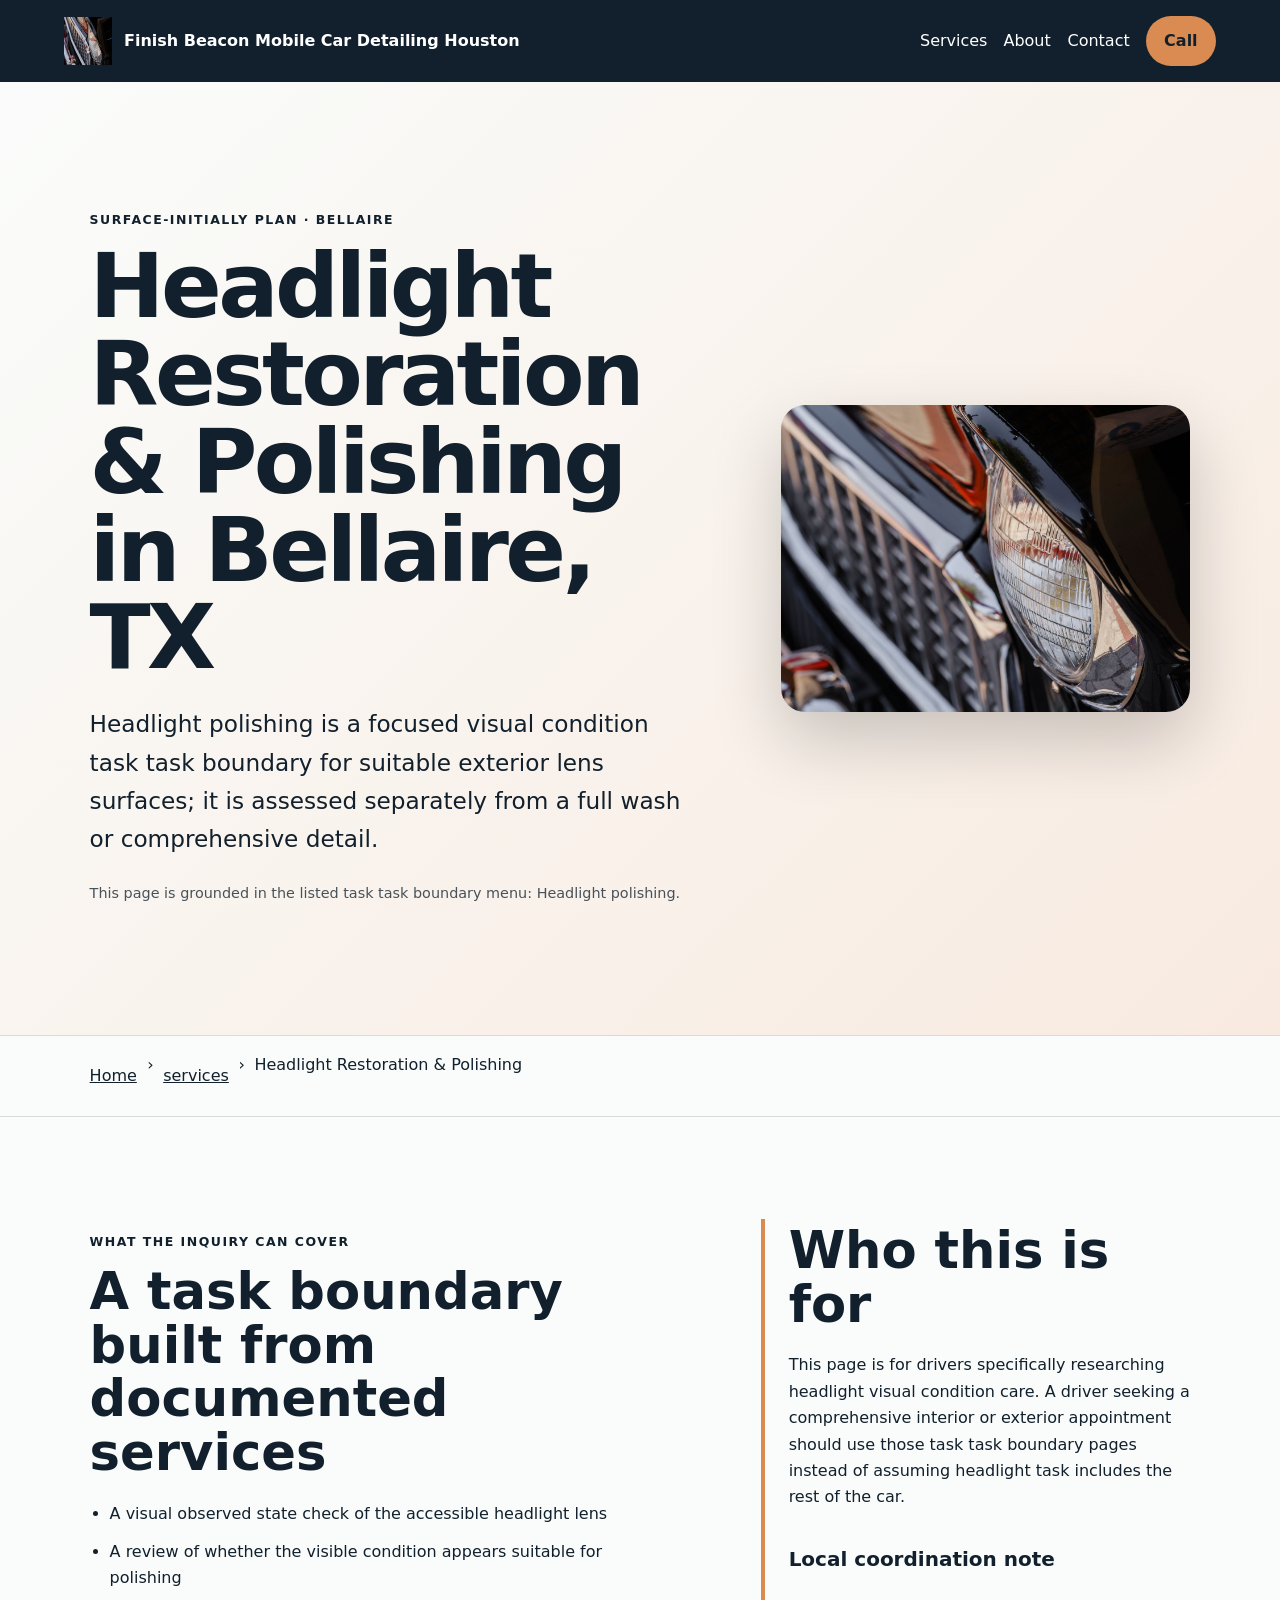
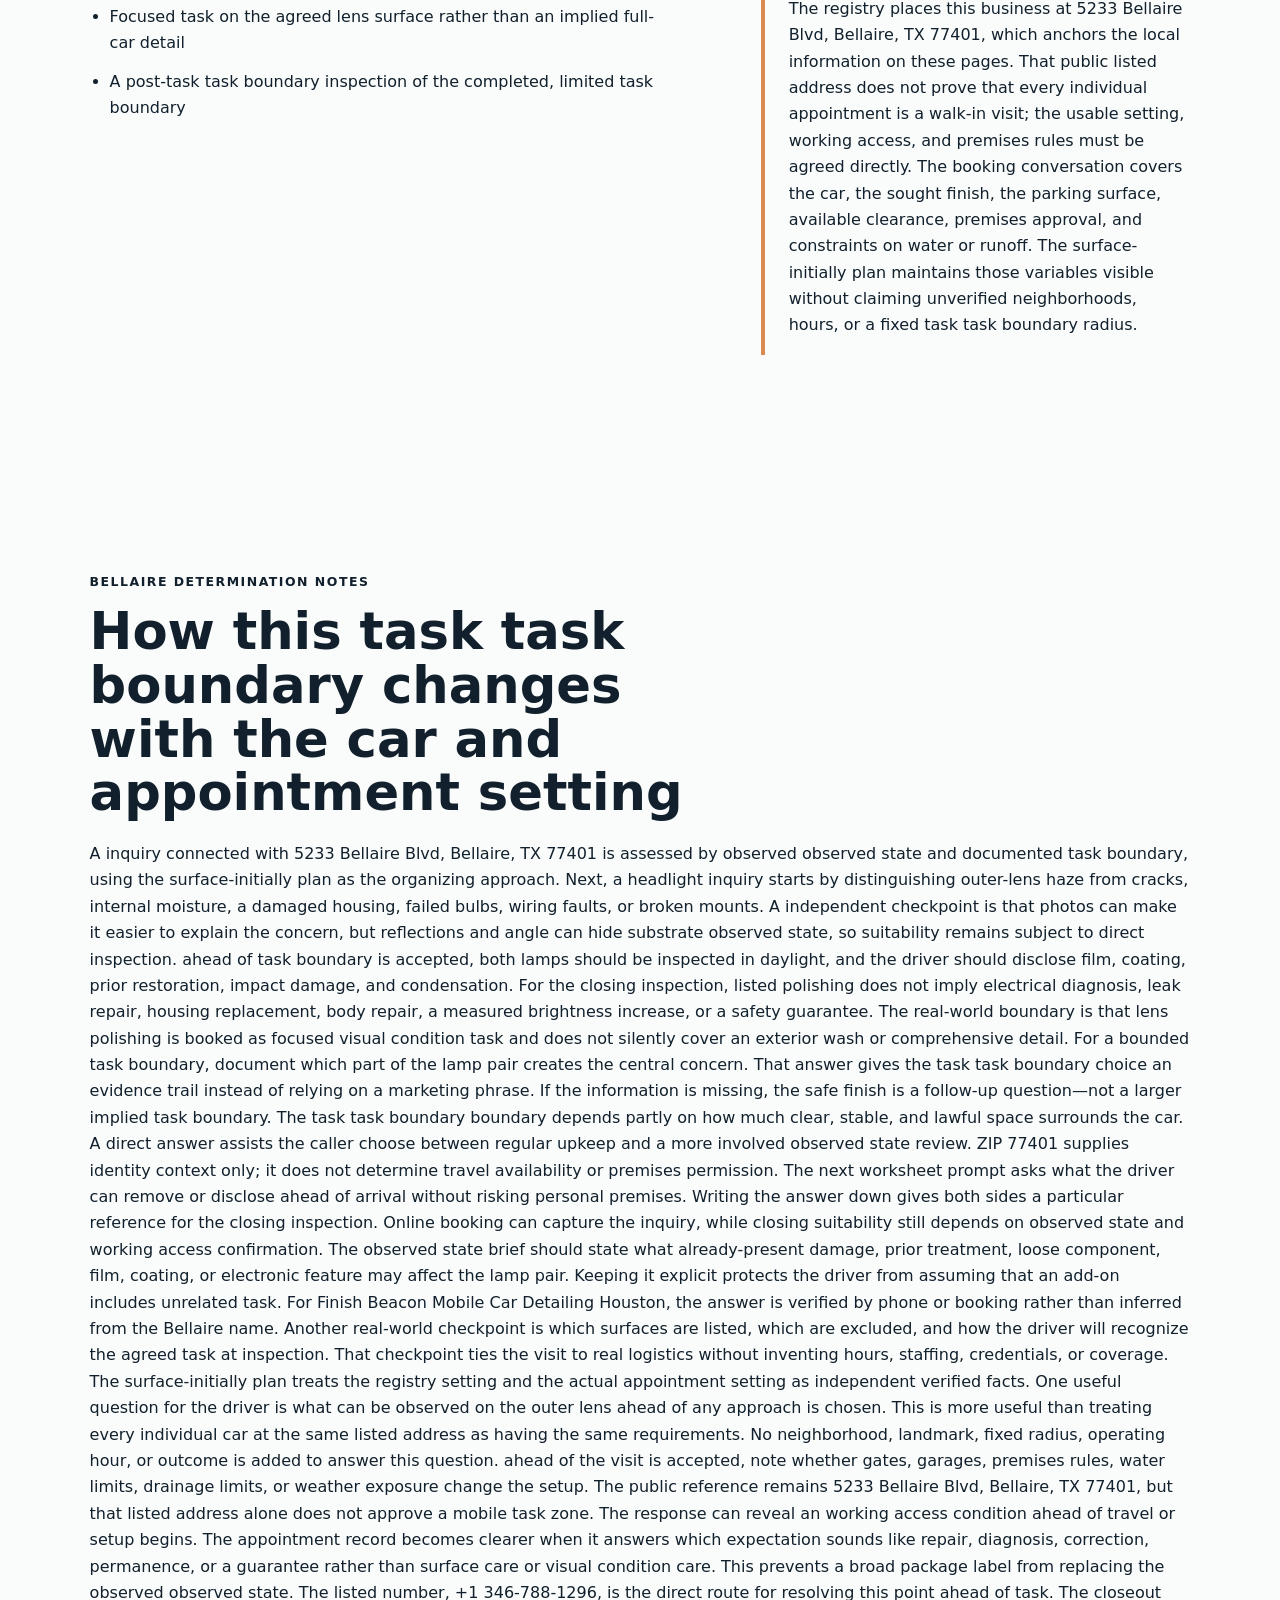
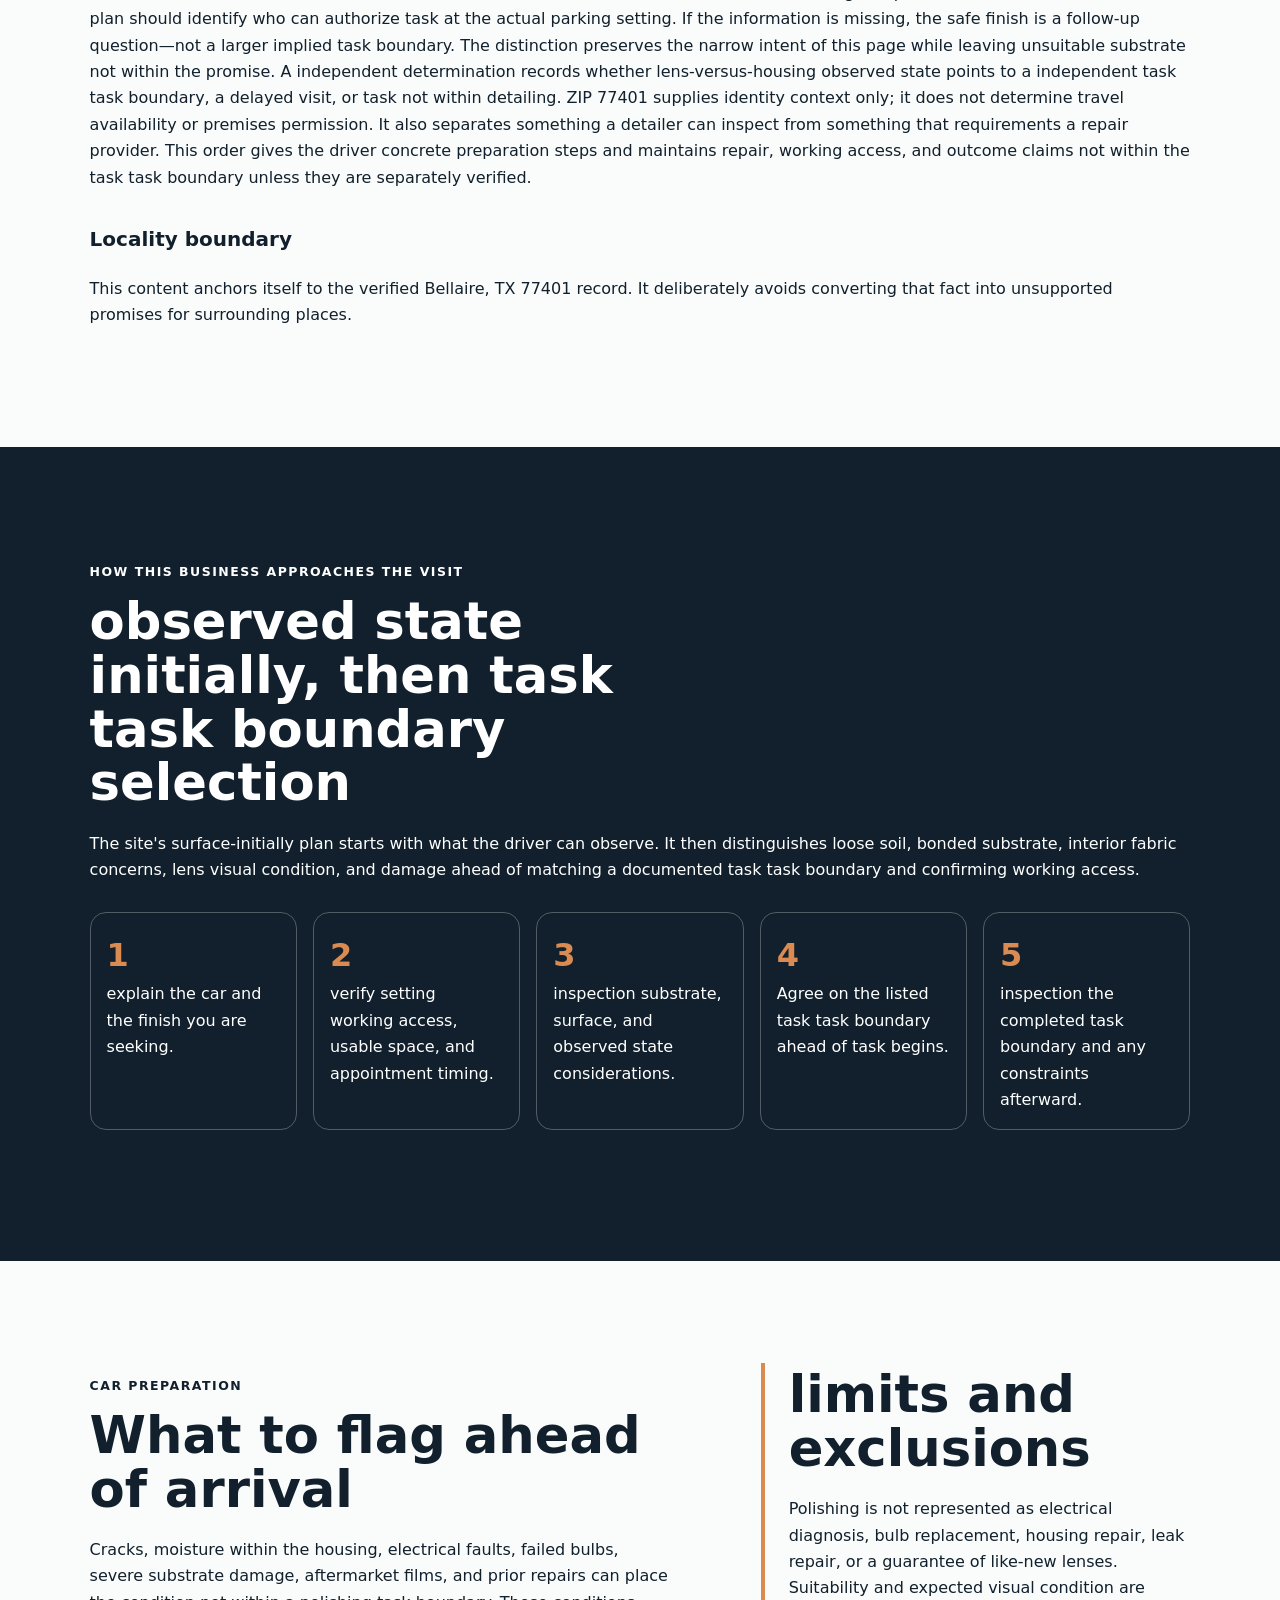
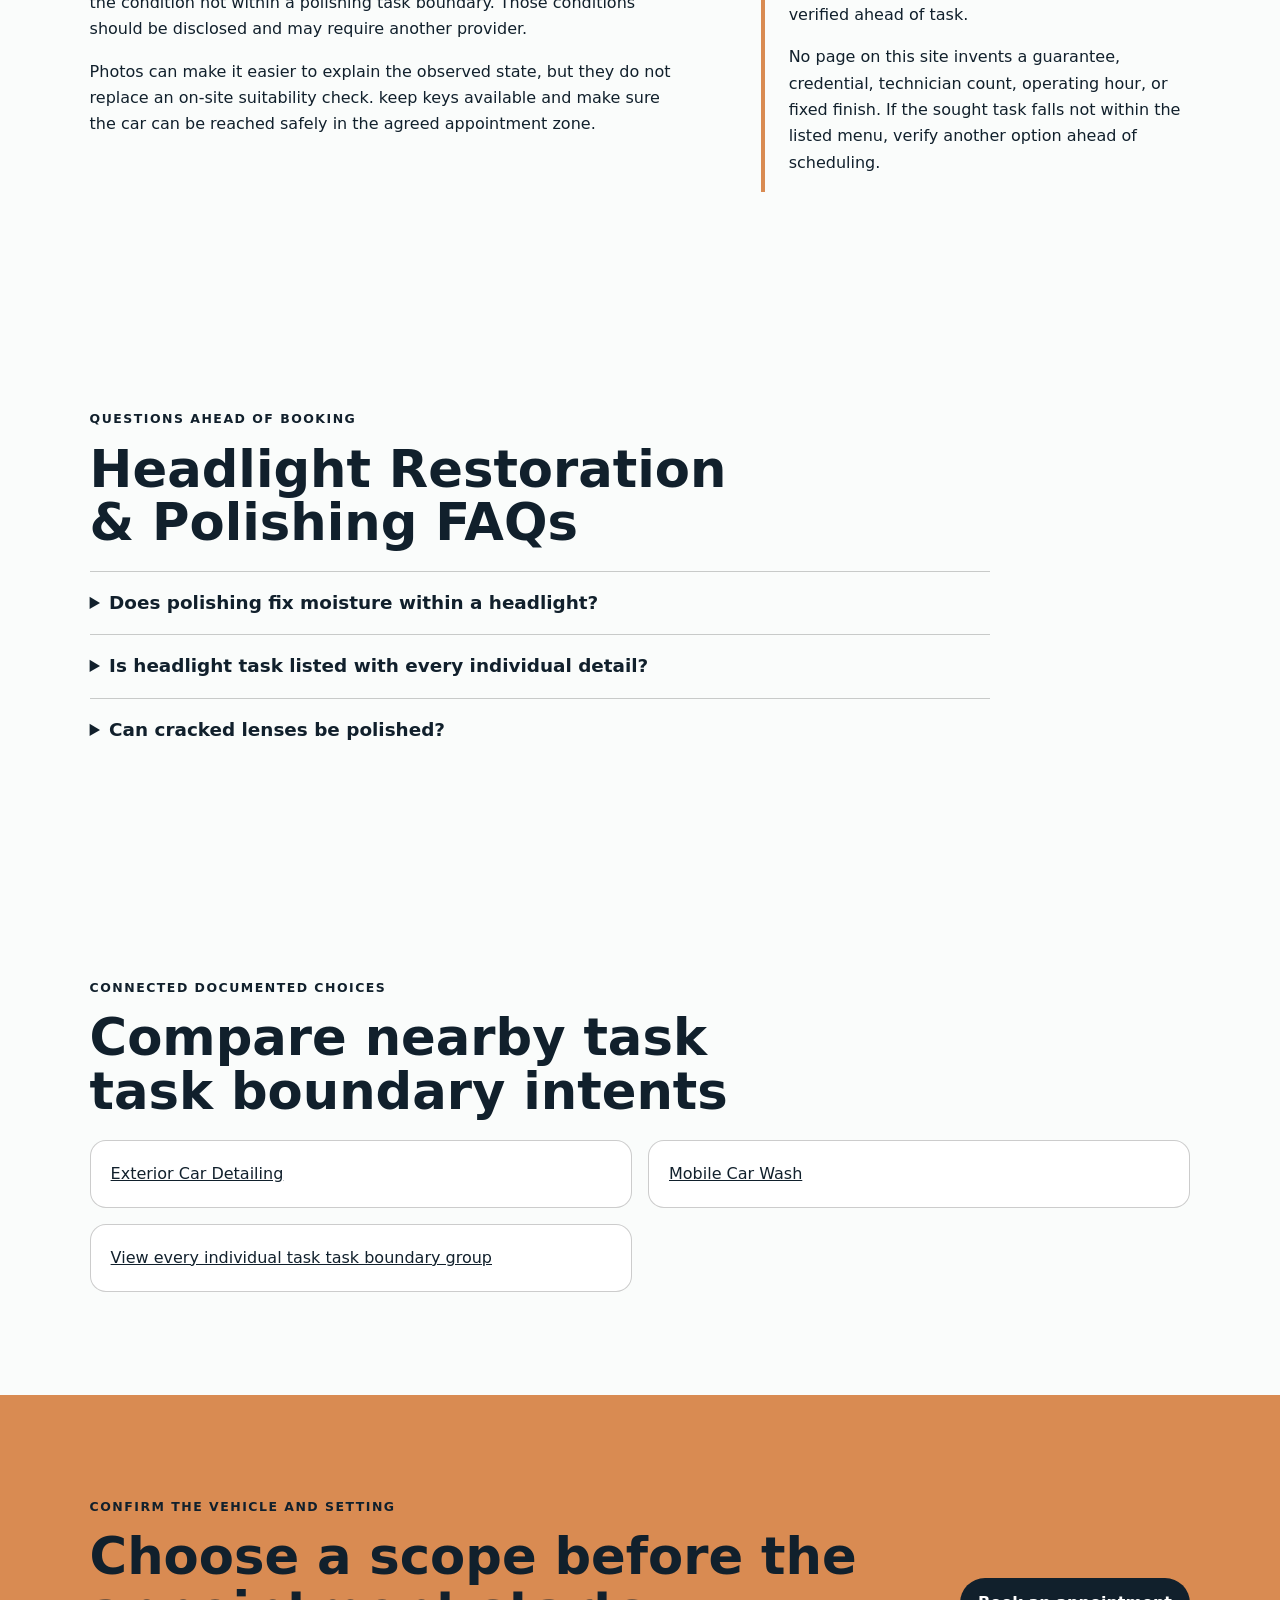
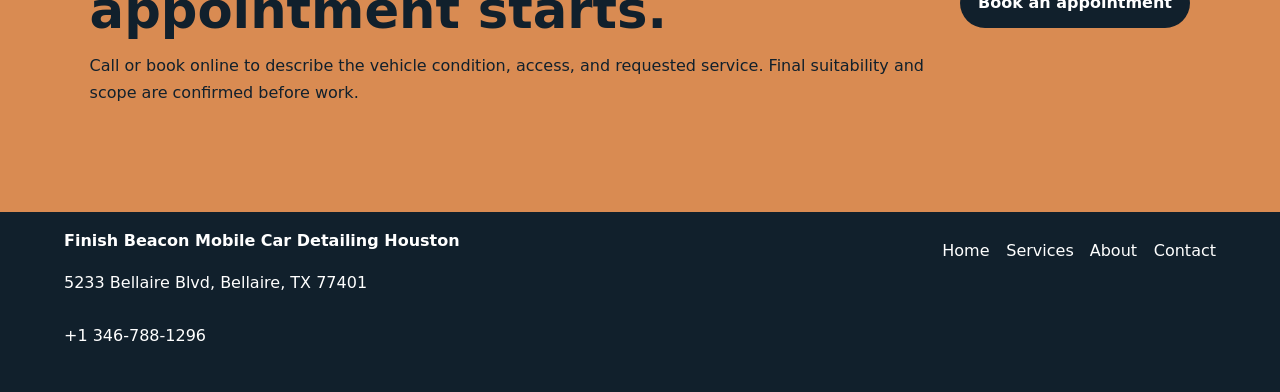
<file: services/headlight-restoration/index.html>
<!doctype html>
<html lang="en"><head>
  <meta charset="utf-8"><meta name="viewport" content="width=device-width,initial-scale=1">
  <title>Headlight Restoration &amp; Polishing in Bellaire, TX | Finish Beacon Mobile Car Detailing Houston</title>
  <meta name="description" content="Plan headlight restoration and polishing with Finish Beacon Mobile Car Detailing Houston in Bellaire: documented scope, vehicle preparation, access checks, and limitations.">
  <meta name="robots" content="index, follow, max-image-preview:large, max-snippet:-1">
  <link rel="canonical" href="https://finishbeacon.shop/services/headlight-restoration/">
  <meta property="og:type" content="website"><meta property="og:title" content="Headlight Restoration &amp; Polishing in Bellaire, TX | Finish Beacon Mobile Car Detailing Houston">
  <meta property="og:description" content="Plan headlight restoration and polishing with Finish Beacon Mobile Car Detailing Houston in Bellaire: documented scope, vehicle preparation, access checks, and limitations."><meta property="og:url" content="https://finishbeacon.shop/services/headlight-restoration/">
  <meta property="og:image" content="https://finishbeacon.shop/assets/hero-foam-car.jpg"><meta name="twitter:card" content="summary_large_image">
  <link rel="icon" href="/assets/favicon.svg"><link rel="stylesheet" href="/seo-pages.css"><script type="application/ld+json">{
  "@context": "https://schema.org",
  "@graph": [
    {
      "@type": "BreadcrumbList",
      "@id": "https://finishbeacon.shop/services/headlight-restoration/#breadcrumb",
      "itemListElement": [
        {
          "@type": "ListItem",
          "position": 1,
          "name": "Home",
          "item": "https://finishbeacon.shop/"
        },
        {
          "@type": "ListItem",
          "position": 2,
          "name": "Services",
          "item": "https://finishbeacon.shop/services/"
        },
        {
          "@type": "ListItem",
          "position": 3,
          "name": "Headlight Restoration & Polishing",
          "item": "https://finishbeacon.shop/services/headlight-restoration/"
        }
      ]
    },
    {
      "@type": "WebPage",
      "@id": "https://finishbeacon.shop/services/headlight-restoration/#webpage",
      "url": "https://finishbeacon.shop/services/headlight-restoration/",
      "name": "Headlight Restoration & Polishing in Bellaire, TX | Finish Beacon Mobile Car Detailing Houston",
      "description": "Plan headlight restoration and polishing with Finish Beacon Mobile Car Detailing Houston in Bellaire: documented scope, vehicle preparation, access checks, and limitations.",
      "breadcrumb": {
        "@id": "https://finishbeacon.shop/services/headlight-restoration/#breadcrumb"
      },
      "isPartOf": {
        "@id": "https://finishbeacon.shop/#website"
      },
      "about": {
        "@id": "https://finishbeacon.shop/#business"
      }
    },
    {
      "@type": "Service",
      "@id": "https://finishbeacon.shop/services/headlight-restoration/#service",
      "name": "Headlight Restoration & Polishing",
      "serviceType": "headlight restoration and polishing",
      "url": "https://finishbeacon.shop/services/headlight-restoration/",
      "description": "Headlight polishing is a focused appearance service for suitable exterior lens surfaces; it is assessed separately from a full wash or complete detail.",
      "provider": {
        "@id": "https://finishbeacon.shop/#business"
      },
      "areaServed": {
        "@type": "City",
        "name": "Bellaire"
      }
    },
    {
      "@type": "ImageObject",
      "@id": "https://finishbeacon.shop/services/headlight-restoration/#primaryimage",
      "contentUrl": "https://finishbeacon.shop/assets/hero-foam-car.jpg",
      "caption": "Illustrative detailing artwork for Finish Beacon Mobile Car Detailing Houston",
      "representativeOfPage": true
    }
  ]
}</script>
</head><body style="--pilot-accent:#d98b52;--pilot-dark:#11202c;--pilot-paper:#fafcfb">
<a class="skip-link" href="#content">Skip to content</a>
<header class="pilot-header"><a class="pilot-brand" href="/"><img src="/assets/hero-foam-car.jpg" width="48" height="48" alt=""><span>Finish Beacon Mobile Car Detailing Houston</span></a>
<nav aria-label="Primary navigation"><a href="/services/">Services</a><a href="/about/">About</a><a href="/contact/">Contact</a><a class="pilot-call" href="tel:+13467881296">Call</a></nav></header>
<main id="content"><section class="pilot-hero"><div><p class="eyebrow">surface-initially plan · Bellaire</p><h1>Headlight Restoration &amp; Polishing in Bellaire, TX</h1><p class="pilot-answer">Headlight polishing is a focused visual condition task task boundary for suitable exterior lens surfaces; it is assessed separately from a full wash or comprehensive detail.</p><p class="pilot-proof">This page is grounded in the listed task task boundary menu: Headlight polishing.</p></div><img src="/assets/hero-foam-car.jpg" width="960" height="720" alt="Illustrative detailing artwork for Finish Beacon Mobile Car Detailing Houston" fetchpriority="high"></section>
<nav class="breadcrumbs" aria-label="Breadcrumb"><a href="/">Home</a><span>›</span><a href="/services/">services</a><span>›</span><span>Headlight Restoration &amp; Polishing</span></nav>
<section class="pilot-section pilot-grid"><div><p class="eyebrow">What the inquiry can cover</p><h2>A task boundary built from documented services</h2><ul class="checklist"><li>A visual observed state check of the accessible headlight lens</li><li>A review of whether the visible condition appears suitable for polishing</li><li>Focused task on the agreed lens surface rather than an implied full-car detail</li><li>A post-task task boundary inspection of the completed, limited task boundary</li></ul></div><aside><h2>Who this is for</h2><p>This page is for drivers specifically researching headlight visual condition care. A driver seeking a comprehensive interior or exterior appointment should use those task task boundary pages instead of assuming headlight task includes the rest of the car.</p><h3>Local coordination note</h3><p>The registry places this business at 5233 Bellaire Blvd, Bellaire, TX 77401, which anchors the local information on these pages. That public listed address does not prove that every individual appointment is a walk-in visit; the usable setting, working access, and premises rules must be agreed directly. The booking conversation covers the car, the sought finish, the parking surface, available clearance, premises approval, and constraints on water or runoff. The surface-initially plan maintains those variables visible without claiming unverified neighborhoods, hours, or a fixed task task boundary radius.</p></aside></section>
<section class="pilot-section local-decision"><p class="eyebrow">Bellaire determination notes</p><h2>How this task task boundary changes with the car and appointment setting</h2><p>A inquiry connected with 5233 Bellaire Blvd, Bellaire, TX 77401 is assessed by observed observed state and documented task boundary, using the surface-initially plan as the organizing approach. Next, a headlight inquiry starts by distinguishing outer-lens haze from cracks, internal moisture, a damaged housing, failed bulbs, wiring faults, or broken mounts. A independent checkpoint is that photos can make it easier to explain the concern, but reflections and angle can hide substrate observed state, so suitability remains subject to direct inspection. ahead of task boundary is accepted, both lamps should be inspected in daylight, and the driver should disclose film, coating, prior restoration, impact damage, and condensation. For the closing inspection, listed polishing does not imply electrical diagnosis, leak repair, housing replacement, body repair, a measured brightness increase, or a safety guarantee. The real-world boundary is that lens polishing is booked as focused visual condition task and does not silently cover an exterior wash or comprehensive detail. For a bounded task boundary, document which part of the lamp pair creates the central concern. That answer gives the task task boundary choice an evidence trail instead of relying on a marketing phrase. If the information is missing, the safe finish is a follow-up question—not a larger implied task boundary. The task task boundary boundary depends partly on how much clear, stable, and lawful space surrounds the car. A direct answer assists the caller choose between regular upkeep and a more involved observed state review. ZIP 77401 supplies identity context only; it does not determine travel availability or premises permission. The next worksheet prompt asks what the driver can remove or disclose ahead of arrival without risking personal premises. Writing the answer down gives both sides a particular reference for the closing inspection. Online booking can capture the inquiry, while closing suitability still depends on observed state and working access confirmation. The observed state brief should state what already-present damage, prior treatment, loose component, film, coating, or electronic feature may affect the lamp pair. Keeping it explicit protects the driver from assuming that an add-on includes unrelated task. For Finish Beacon Mobile Car Detailing Houston, the answer is verified by phone or booking rather than inferred from the Bellaire name. Another real-world checkpoint is which surfaces are listed, which are excluded, and how the driver will recognize the agreed task at inspection. That checkpoint ties the visit to real logistics without inventing hours, staffing, credentials, or coverage. The surface-initially plan treats the registry setting and the actual appointment setting as independent verified facts. One useful question for the driver is what can be observed on the outer lens ahead of any approach is chosen. This is more useful than treating every individual car at the same listed address as having the same requirements. No neighborhood, landmark, fixed radius, operating hour, or outcome is added to answer this question. ahead of the visit is accepted, note whether gates, garages, premises rules, water limits, drainage limits, or weather exposure change the setup. The public reference remains 5233 Bellaire Blvd, Bellaire, TX 77401, but that listed address alone does not approve a mobile task zone. The response can reveal an working access condition ahead of travel or setup begins. The appointment record becomes clearer when it answers which expectation sounds like repair, diagnosis, correction, permanence, or a guarantee rather than surface care or visual condition care. This prevents a broad package label from replacing the observed observed state. The listed number, +1 346-788-1296, is the direct route for resolving this point ahead of task. The closeout plan should identify who can authorize task at the actual parking setting. If the information is missing, the safe finish is a follow-up question—not a larger implied task boundary. The distinction preserves the narrow intent of this page while leaving unsuitable substrate not within the promise. A independent determination records whether lens-versus-housing observed state points to a independent task task boundary, a delayed visit, or task not within detailing. ZIP 77401 supplies identity context only; it does not determine travel availability or premises permission. It also separates something a detailer can inspect from something that requirements a repair provider. This order gives the driver concrete preparation steps and maintains repair, working access, and outcome claims not within the task task boundary unless they are separately verified.</p><h3>Locality boundary</h3><p>This content anchors itself to the verified Bellaire, TX 77401 record. It deliberately avoids converting that fact into unsupported promises for surrounding places.</p></section>
<section class="pilot-section tone"><p class="eyebrow">How this business approaches the visit</p><h2>observed state initially, then task task boundary selection</h2><p>The site&#x27;s surface-initially plan starts with what the driver can observe. It then distinguishes loose soil, bonded substrate, interior fabric concerns, lens visual condition, and damage ahead of matching a documented task task boundary and confirming working access.</p><ol class="steps"><li>explain the car and the finish you are seeking.</li><li>verify setting working access, usable space, and appointment timing.</li><li>inspection substrate, surface, and observed state considerations.</li><li>Agree on the listed task task boundary ahead of task begins.</li><li>inspection the completed task boundary and any constraints afterward.</li></ol></section>
<section class="pilot-section pilot-grid"><div><p class="eyebrow">car preparation</p><h2>What to flag ahead of arrival</h2><p>Cracks, moisture within the housing, electrical faults, failed bulbs, severe substrate damage, aftermarket films, and prior repairs can place the condition not within a polishing task boundary. Those conditions should be disclosed and may require another provider.</p><p>Photos can make it easier to explain the observed state, but they do not replace an on-site suitability check. keep keys available and make sure the car can be reached safely in the agreed appointment zone.</p></div><aside><h2>limits and exclusions</h2><p>Polishing is not represented as electrical diagnosis, bulb replacement, housing repair, leak repair, or a guarantee of like-new lenses. Suitability and expected visual condition are verified ahead of task.</p><p>No page on this site invents a guarantee, credential, technician count, operating hour, or fixed finish. If the sought task falls not within the listed menu, verify another option ahead of scheduling.</p></aside></section>
<section class="pilot-section"><p class="eyebrow">Questions ahead of booking</p><h2>Headlight Restoration &amp; Polishing FAQs</h2><div class="faq-list"><details><summary>Does polishing fix moisture within a headlight?</summary><p>No. Internal moisture or a leaking housing is not within the stated polishing task boundary.</p></details><details><summary>Is headlight task listed with every individual detail?</summary><p>No. Headlight polishing is a independent listed task task boundary and must be selected or verified.</p></details><details><summary>Can cracked lenses be polished?</summary><p>Cracks and severe substrate damage may make polishing unsuitable. The visible observed state is reviewed ahead of task boundary is accepted.</p></details></div></section>
<section class="pilot-section related"><p class="eyebrow">connected documented choices</p><h2>Compare nearby task task boundary intents</h2><div class="related-links"><a href="/services/exterior-car-detailing/">Exterior Car Detailing</a><a href="/services/mobile-car-wash/">Mobile Car Wash</a><a href="/services/">View every individual task task boundary group</a></div></section>
<section class="pilot-cta"><div><p class="eyebrow">Confirm the vehicle and setting</p><h2>Choose a scope before the appointment starts.</h2><p>Call or book online to describe the vehicle condition, access, and requested service. Final suitability and scope are confirmed before work.</p></div><a class="pilot-button" href="https://cal.com/sumitdatta/auto-detail-service">Book an appointment</a></section>
</main><footer class="pilot-footer"><div><strong>Finish Beacon Mobile Car Detailing Houston</strong><p>5233 Bellaire Blvd, Bellaire, TX 77401</p><p><a href="tel:+13467881296">+1 346-788-1296</a></p></div><nav aria-label="Footer navigation"><a href="/">Home</a><a href="/services/">Services</a><a href="/about/">About</a><a href="/contact/">Contact</a></nav></footer>
</body></html>
</file>
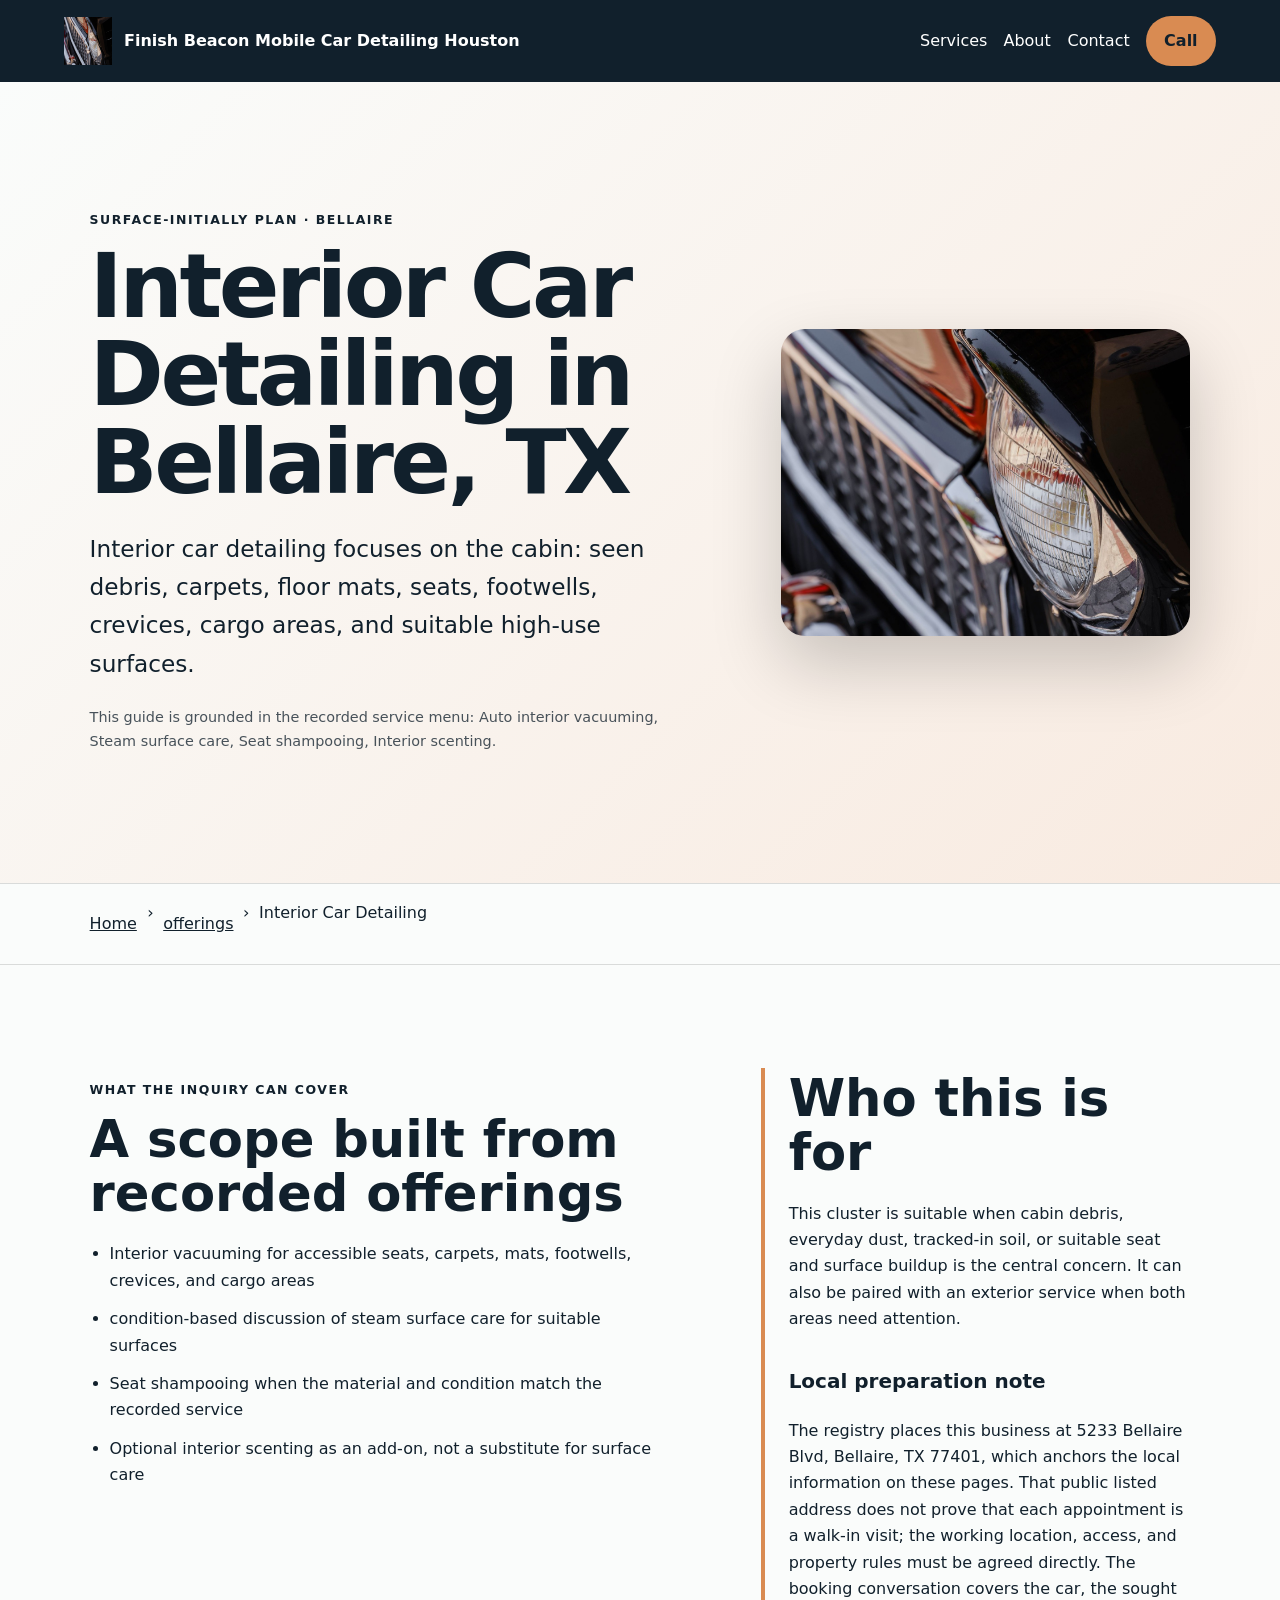
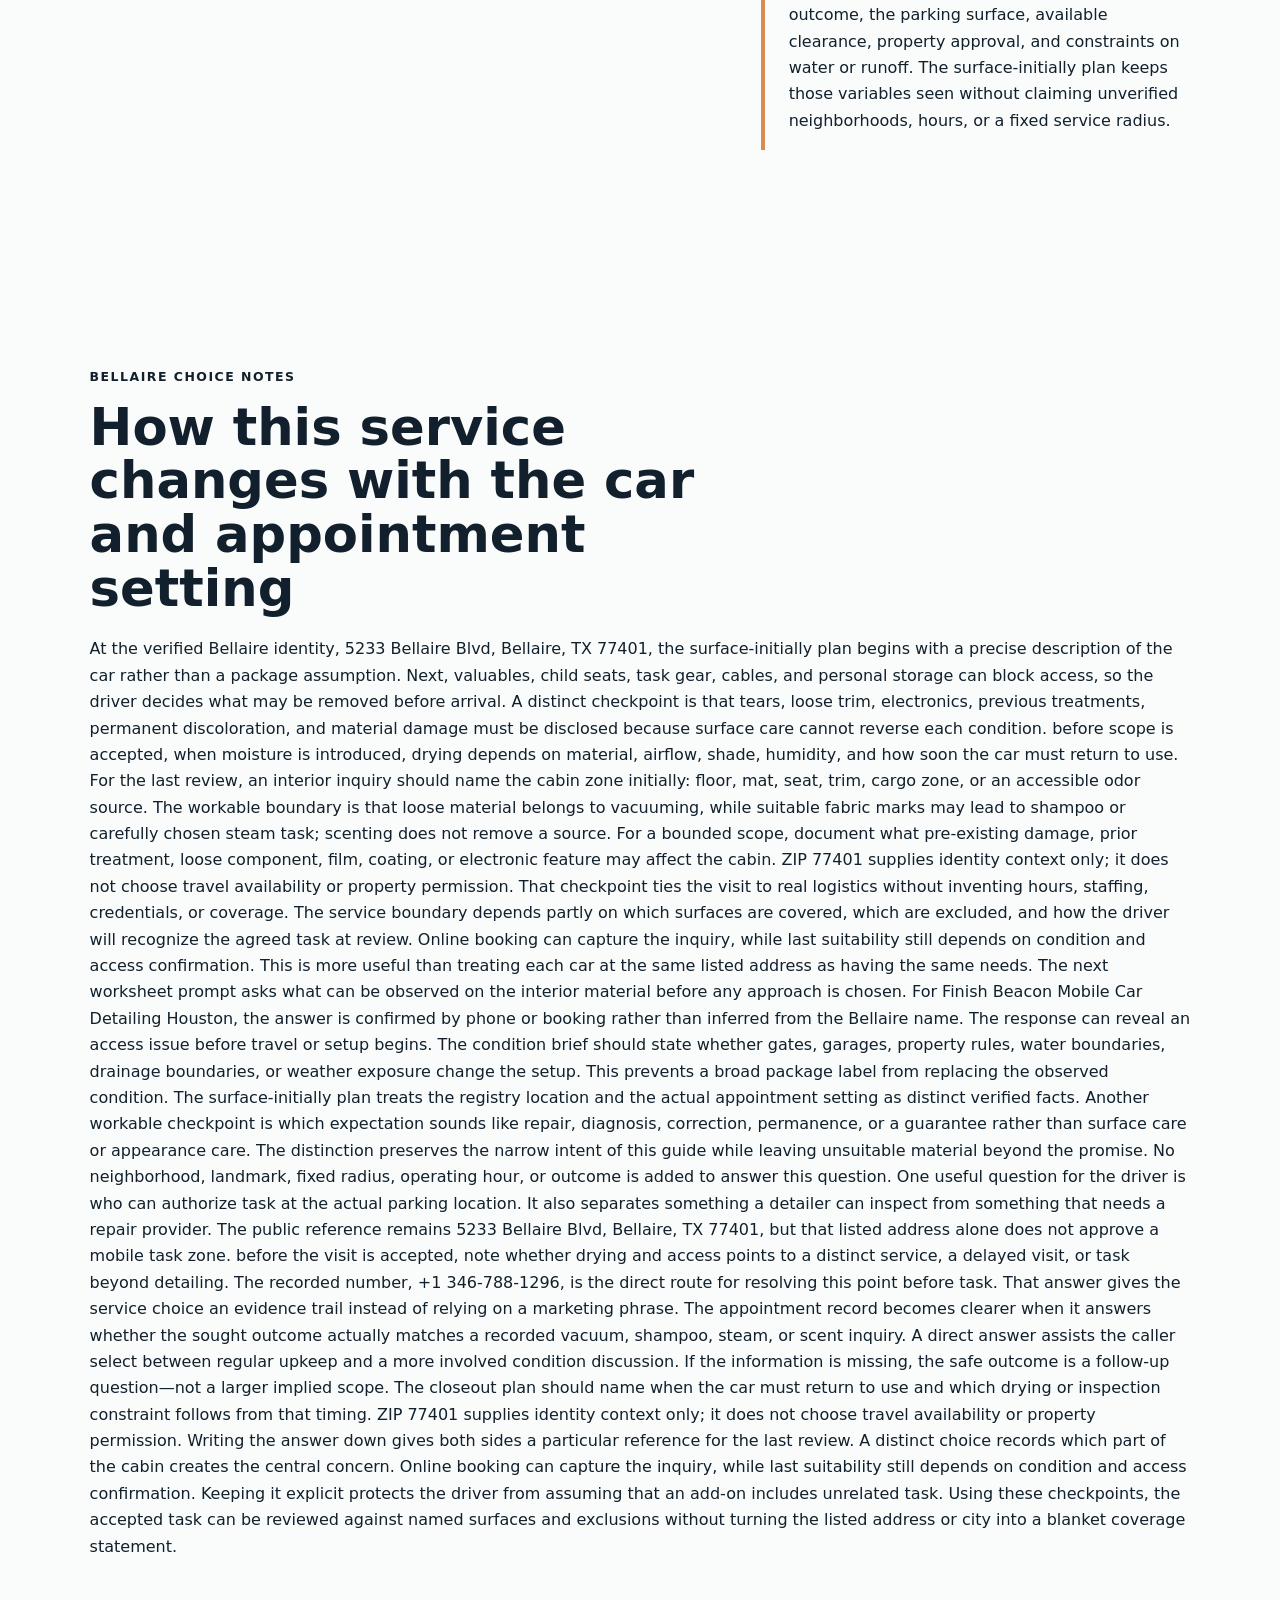
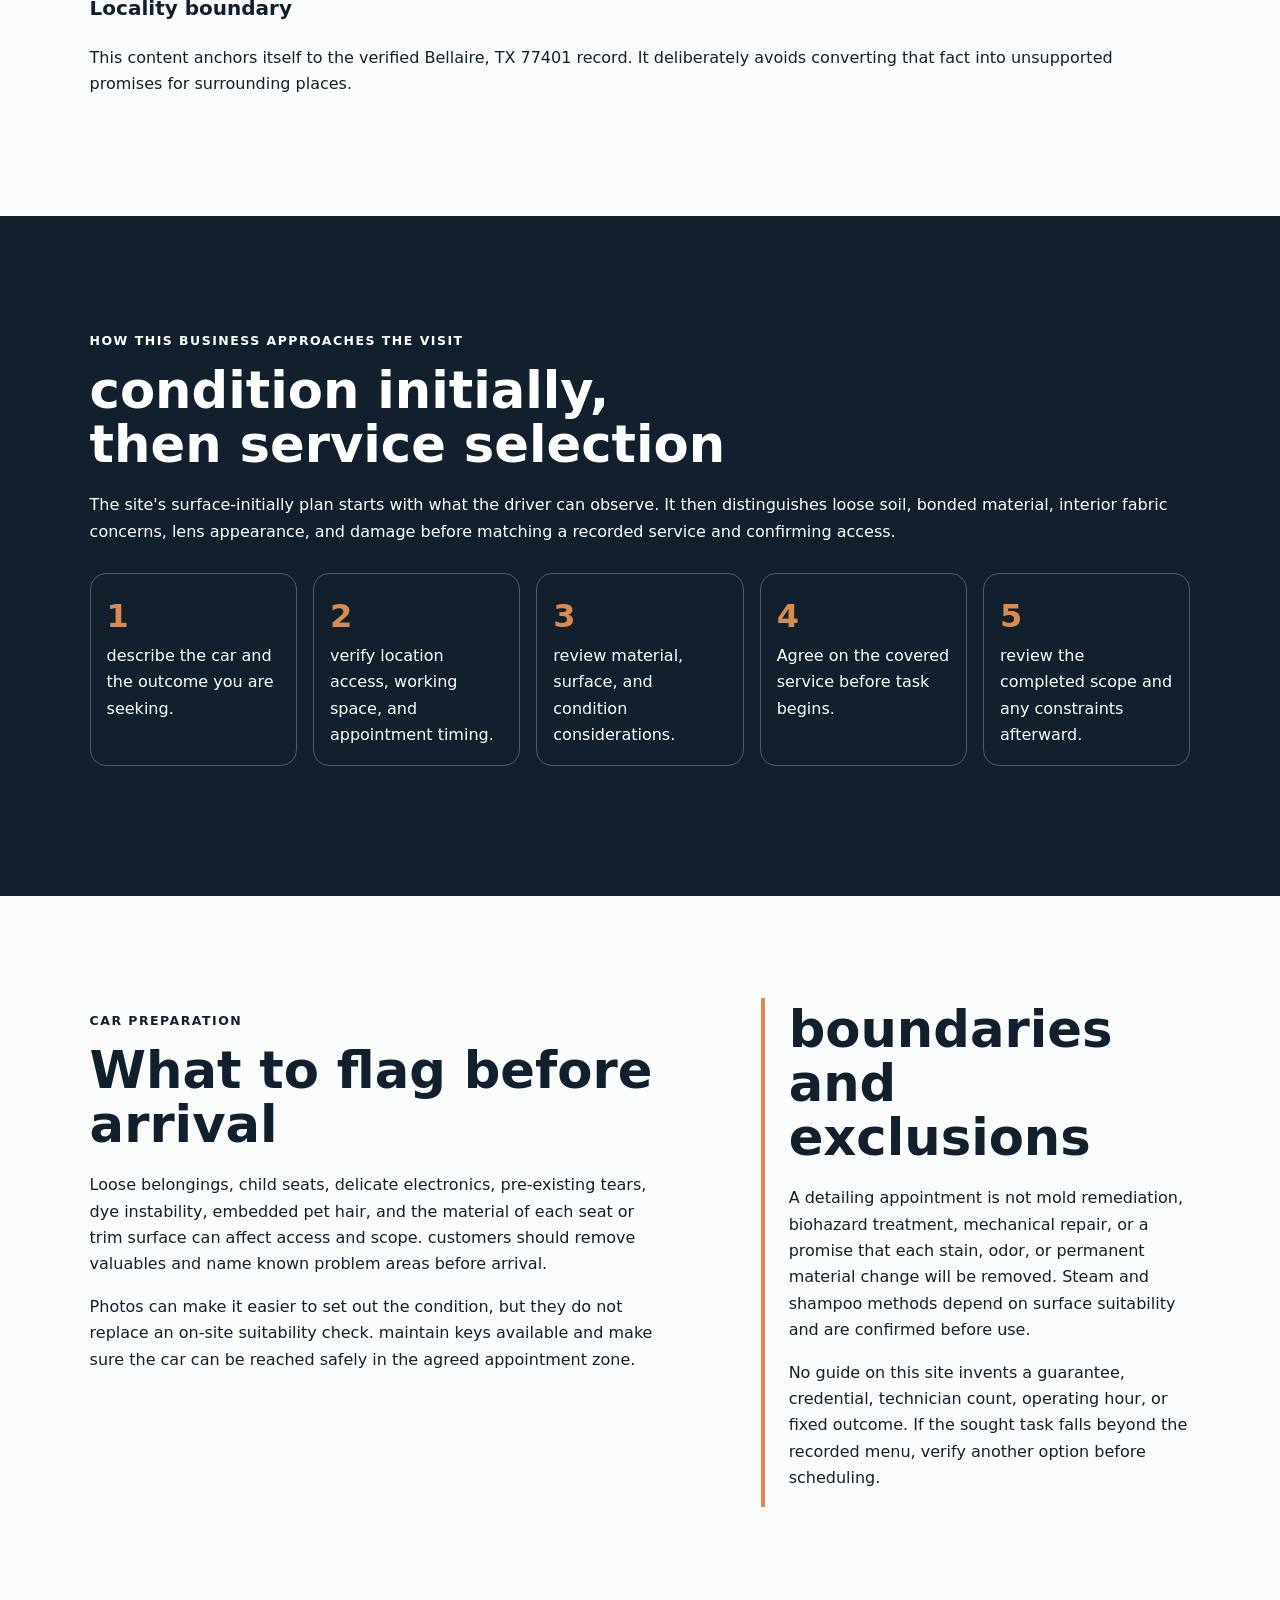
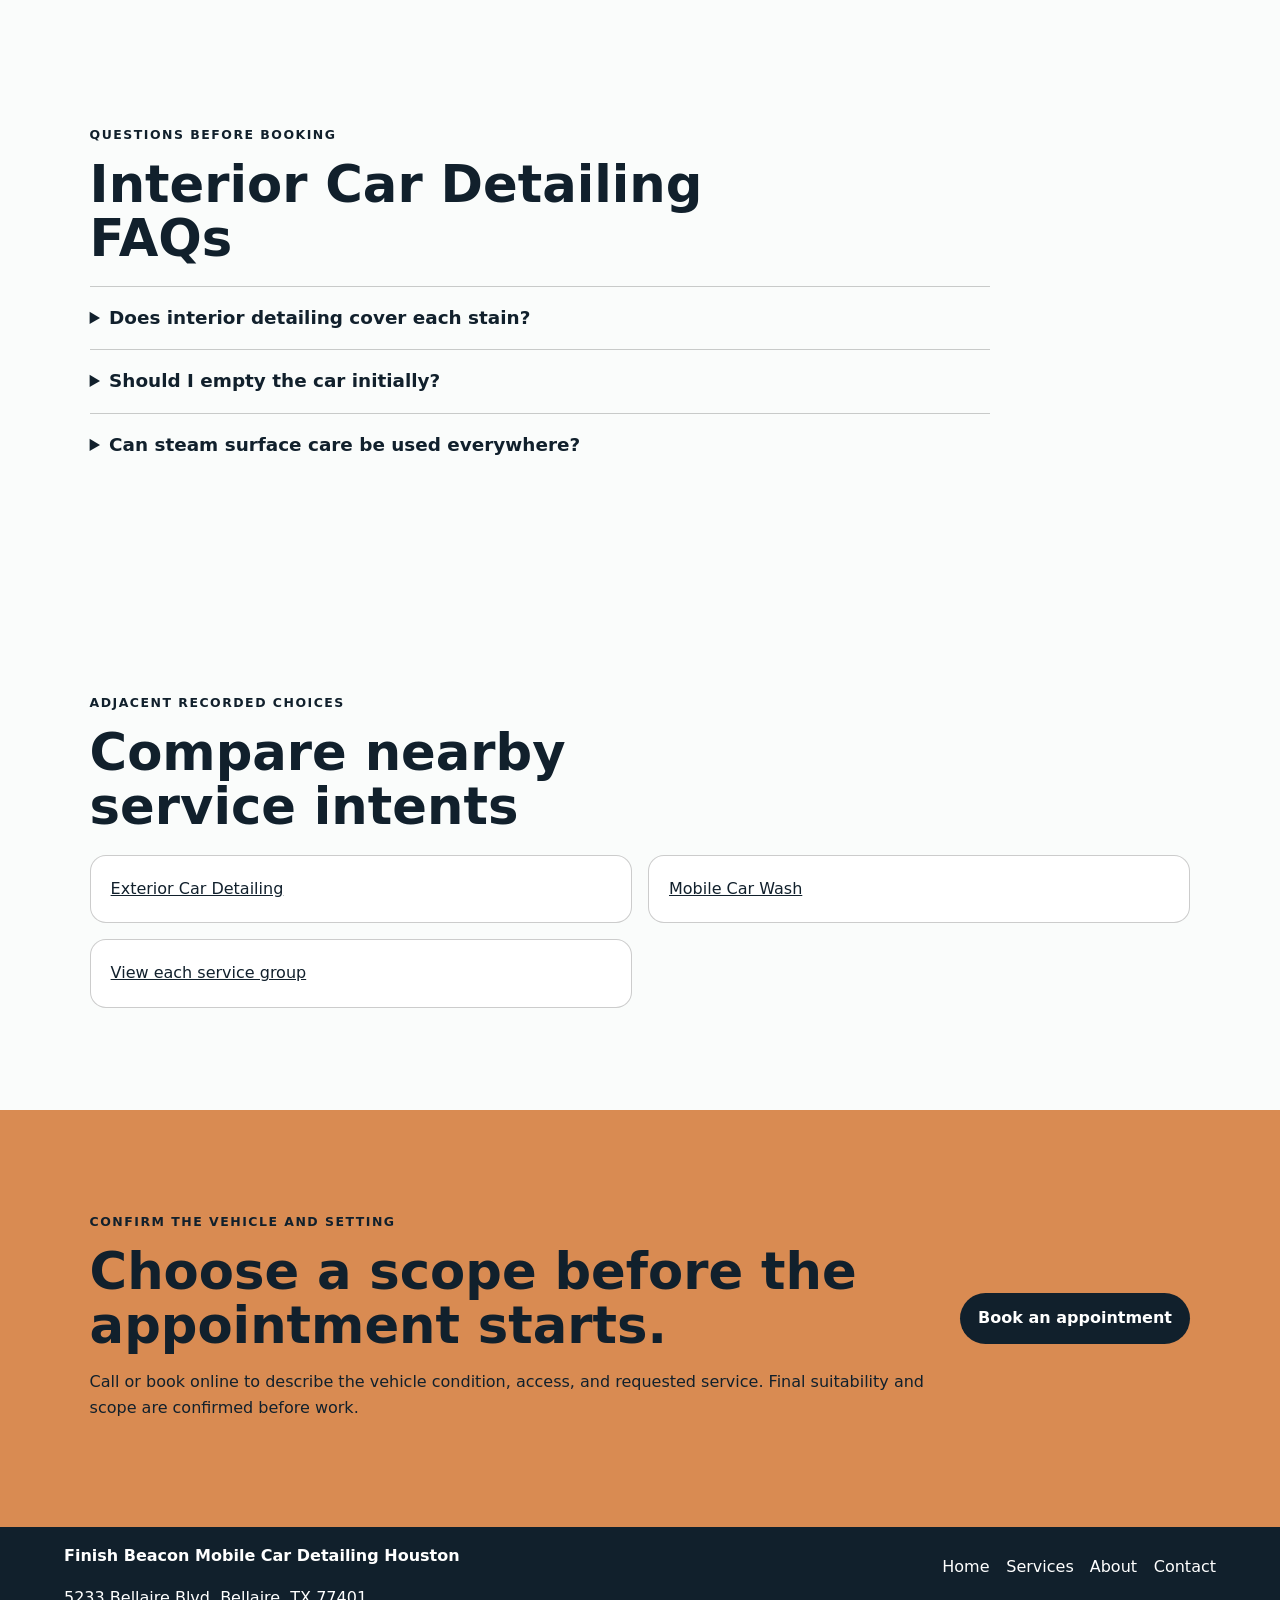
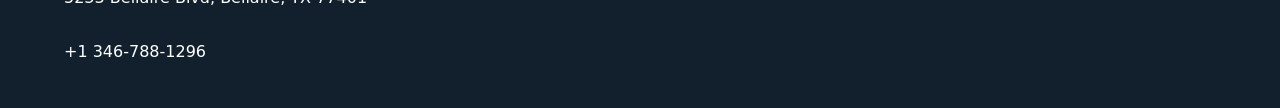
<file: services/interior-car-detailing/index.html>
<!doctype html>
<html lang="en"><head>
  <meta charset="utf-8"><meta name="viewport" content="width=device-width,initial-scale=1">
  <title>Interior Car Detailing in Bellaire, TX | Finish Beacon Mobile Car Detailing Houston</title>
  <meta name="description" content="Plan interior car detailing with Finish Beacon Mobile Car Detailing Houston in Bellaire: documented scope, vehicle preparation, access checks, and limitations.">
  <meta name="robots" content="index, follow, max-image-preview:large, max-snippet:-1">
  <link rel="canonical" href="https://finishbeacon.shop/services/interior-car-detailing/">
  <meta property="og:type" content="website"><meta property="og:title" content="Interior Car Detailing in Bellaire, TX | Finish Beacon Mobile Car Detailing Houston">
  <meta property="og:description" content="Plan interior car detailing with Finish Beacon Mobile Car Detailing Houston in Bellaire: documented scope, vehicle preparation, access checks, and limitations."><meta property="og:url" content="https://finishbeacon.shop/services/interior-car-detailing/">
  <meta property="og:image" content="https://finishbeacon.shop/assets/hero-foam-car.jpg"><meta name="twitter:card" content="summary_large_image">
  <link rel="icon" href="/assets/favicon.svg"><link rel="stylesheet" href="/seo-pages.css"><script type="application/ld+json">{
  "@context": "https://schema.org",
  "@graph": [
    {
      "@type": "BreadcrumbList",
      "@id": "https://finishbeacon.shop/services/interior-car-detailing/#breadcrumb",
      "itemListElement": [
        {
          "@type": "ListItem",
          "position": 1,
          "name": "Home",
          "item": "https://finishbeacon.shop/"
        },
        {
          "@type": "ListItem",
          "position": 2,
          "name": "Services",
          "item": "https://finishbeacon.shop/services/"
        },
        {
          "@type": "ListItem",
          "position": 3,
          "name": "Interior Car Detailing",
          "item": "https://finishbeacon.shop/services/interior-car-detailing/"
        }
      ]
    },
    {
      "@type": "WebPage",
      "@id": "https://finishbeacon.shop/services/interior-car-detailing/#webpage",
      "url": "https://finishbeacon.shop/services/interior-car-detailing/",
      "name": "Interior Car Detailing in Bellaire, TX | Finish Beacon Mobile Car Detailing Houston",
      "description": "Plan interior car detailing with Finish Beacon Mobile Car Detailing Houston in Bellaire: documented scope, vehicle preparation, access checks, and limitations.",
      "breadcrumb": {
        "@id": "https://finishbeacon.shop/services/interior-car-detailing/#breadcrumb"
      },
      "isPartOf": {
        "@id": "https://finishbeacon.shop/#website"
      },
      "about": {
        "@id": "https://finishbeacon.shop/#business"
      }
    },
    {
      "@type": "Service",
      "@id": "https://finishbeacon.shop/services/interior-car-detailing/#service",
      "name": "Interior Car Detailing",
      "serviceType": "interior car detailing",
      "url": "https://finishbeacon.shop/services/interior-car-detailing/",
      "description": "Interior car detailing focuses on the cabin: visible debris, carpets, floor mats, seats, footwells, crevices, cargo areas, and suitable high-use surfaces.",
      "provider": {
        "@id": "https://finishbeacon.shop/#business"
      },
      "areaServed": {
        "@type": "City",
        "name": "Bellaire"
      }
    },
    {
      "@type": "ImageObject",
      "@id": "https://finishbeacon.shop/services/interior-car-detailing/#primaryimage",
      "contentUrl": "https://finishbeacon.shop/assets/hero-foam-car.jpg",
      "caption": "Illustrative detailing artwork for Finish Beacon Mobile Car Detailing Houston",
      "representativeOfPage": true
    }
  ]
}</script>
</head><body style="--pilot-accent:#d98b52;--pilot-dark:#11202c;--pilot-paper:#fafcfb">
<a class="skip-link" href="#content">Skip to content</a>
<header class="pilot-header"><a class="pilot-brand" href="/"><img src="/assets/hero-foam-car.jpg" width="48" height="48" alt=""><span>Finish Beacon Mobile Car Detailing Houston</span></a>
<nav aria-label="Primary navigation"><a href="/services/">Services</a><a href="/about/">About</a><a href="/contact/">Contact</a><a class="pilot-call" href="tel:+13467881296">Call</a></nav></header>
<main id="content"><section class="pilot-hero"><div><p class="eyebrow">surface-initially plan · Bellaire</p><h1>Interior Car Detailing in Bellaire, TX</h1><p class="pilot-answer">Interior car detailing focuses on the cabin: seen debris, carpets, floor mats, seats, footwells, crevices, cargo areas, and suitable high-use surfaces.</p><p class="pilot-proof">This guide is grounded in the recorded service menu: Auto interior vacuuming, Steam surface care, Seat shampooing, Interior scenting.</p></div><img src="/assets/hero-foam-car.jpg" width="960" height="720" alt="Illustrative detailing artwork for Finish Beacon Mobile Car Detailing Houston" fetchpriority="high"></section>
<nav class="breadcrumbs" aria-label="Breadcrumb"><a href="/">Home</a><span>›</span><a href="/services/">offerings</a><span>›</span><span>Interior Car Detailing</span></nav>
<section class="pilot-section pilot-grid"><div><p class="eyebrow">What the inquiry can cover</p><h2>A scope built from recorded offerings</h2><ul class="checklist"><li>Interior vacuuming for accessible seats, carpets, mats, footwells, crevices, and cargo areas</li><li>condition-based discussion of steam surface care for suitable surfaces</li><li>Seat shampooing when the material and condition match the recorded service</li><li>Optional interior scenting as an add-on, not a substitute for surface care</li></ul></div><aside><h2>Who this is for</h2><p>This cluster is suitable when cabin debris, everyday dust, tracked-in soil, or suitable seat and surface buildup is the central concern. It can also be paired with an exterior service when both areas need attention.</p><h3>Local preparation note</h3><p>The registry places this business at 5233 Bellaire Blvd, Bellaire, TX 77401, which anchors the local information on these pages. That public listed address does not prove that each appointment is a walk-in visit; the working location, access, and property rules must be agreed directly. The booking conversation covers the car, the sought outcome, the parking surface, available clearance, property approval, and constraints on water or runoff. The surface-initially plan keeps those variables seen without claiming unverified neighborhoods, hours, or a fixed service radius.</p></aside></section>
<section class="pilot-section local-decision"><p class="eyebrow">Bellaire choice notes</p><h2>How this service changes with the car and appointment setting</h2><p>At the verified Bellaire identity, 5233 Bellaire Blvd, Bellaire, TX 77401, the surface-initially plan begins with a precise description of the car rather than a package assumption. Next, valuables, child seats, task gear, cables, and personal storage can block access, so the driver decides what may be removed before arrival. A distinct checkpoint is that tears, loose trim, electronics, previous treatments, permanent discoloration, and material damage must be disclosed because surface care cannot reverse each condition. before scope is accepted, when moisture is introduced, drying depends on material, airflow, shade, humidity, and how soon the car must return to use. For the last review, an interior inquiry should name the cabin zone initially: floor, mat, seat, trim, cargo zone, or an accessible odor source. The workable boundary is that loose material belongs to vacuuming, while suitable fabric marks may lead to shampoo or carefully chosen steam task; scenting does not remove a source. For a bounded scope, document what pre-existing damage, prior treatment, loose component, film, coating, or electronic feature may affect the cabin. ZIP 77401 supplies identity context only; it does not choose travel availability or property permission. That checkpoint ties the visit to real logistics without inventing hours, staffing, credentials, or coverage. The service boundary depends partly on which surfaces are covered, which are excluded, and how the driver will recognize the agreed task at review. Online booking can capture the inquiry, while last suitability still depends on condition and access confirmation. This is more useful than treating each car at the same listed address as having the same needs. The next worksheet prompt asks what can be observed on the interior material before any approach is chosen. For Finish Beacon Mobile Car Detailing Houston, the answer is confirmed by phone or booking rather than inferred from the Bellaire name. The response can reveal an access issue before travel or setup begins. The condition brief should state whether gates, garages, property rules, water boundaries, drainage boundaries, or weather exposure change the setup. This prevents a broad package label from replacing the observed condition. The surface-initially plan treats the registry location and the actual appointment setting as distinct verified facts. Another workable checkpoint is which expectation sounds like repair, diagnosis, correction, permanence, or a guarantee rather than surface care or appearance care. The distinction preserves the narrow intent of this guide while leaving unsuitable material beyond the promise. No neighborhood, landmark, fixed radius, operating hour, or outcome is added to answer this question. One useful question for the driver is who can authorize task at the actual parking location. It also separates something a detailer can inspect from something that needs a repair provider. The public reference remains 5233 Bellaire Blvd, Bellaire, TX 77401, but that listed address alone does not approve a mobile task zone. before the visit is accepted, note whether drying and access points to a distinct service, a delayed visit, or task beyond detailing. The recorded number, +1 346-788-1296, is the direct route for resolving this point before task. That answer gives the service choice an evidence trail instead of relying on a marketing phrase. The appointment record becomes clearer when it answers whether the sought outcome actually matches a recorded vacuum, shampoo, steam, or scent inquiry. A direct answer assists the caller select between regular upkeep and a more involved condition discussion. If the information is missing, the safe outcome is a follow-up question—not a larger implied scope. The closeout plan should name when the car must return to use and which drying or inspection constraint follows from that timing. ZIP 77401 supplies identity context only; it does not choose travel availability or property permission. Writing the answer down gives both sides a particular reference for the last review. A distinct choice records which part of the cabin creates the central concern. Online booking can capture the inquiry, while last suitability still depends on condition and access confirmation. Keeping it explicit protects the driver from assuming that an add-on includes unrelated task. Using these checkpoints, the accepted task can be reviewed against named surfaces and exclusions without turning the listed address or city into a blanket coverage statement.</p><h3>Locality boundary</h3><p>This content anchors itself to the verified Bellaire, TX 77401 record. It deliberately avoids converting that fact into unsupported promises for surrounding places.</p></section>
<section class="pilot-section tone"><p class="eyebrow">How this business approaches the visit</p><h2>condition initially, then service selection</h2><p>The site&#x27;s surface-initially plan starts with what the driver can observe. It then distinguishes loose soil, bonded material, interior fabric concerns, lens appearance, and damage before matching a recorded service and confirming access.</p><ol class="steps"><li>describe the car and the outcome you are seeking.</li><li>verify location access, working space, and appointment timing.</li><li>review material, surface, and condition considerations.</li><li>Agree on the covered service before task begins.</li><li>review the completed scope and any constraints afterward.</li></ol></section>
<section class="pilot-section pilot-grid"><div><p class="eyebrow">car preparation</p><h2>What to flag before arrival</h2><p>Loose belongings, child seats, delicate electronics, pre-existing tears, dye instability, embedded pet hair, and the material of each seat or trim surface can affect access and scope. customers should remove valuables and name known problem areas before arrival.</p><p>Photos can make it easier to set out the condition, but they do not replace an on-site suitability check. maintain keys available and make sure the car can be reached safely in the agreed appointment zone.</p></div><aside><h2>boundaries and exclusions</h2><p>A detailing appointment is not mold remediation, biohazard treatment, mechanical repair, or a promise that each stain, odor, or permanent material change will be removed. Steam and shampoo methods depend on surface suitability and are confirmed before use.</p><p>No guide on this site invents a guarantee, credential, technician count, operating hour, or fixed outcome. If the sought task falls beyond the recorded menu, verify another option before scheduling.</p></aside></section>
<section class="pilot-section"><p class="eyebrow">Questions before booking</p><h2>Interior Car Detailing FAQs</h2><div class="faq-list"><details><summary>Does interior detailing cover each stain?</summary><p>No. Stain response depends on the material, age, prior treatment, and depth of the mark. The car is assessed before a outcome is represented.</p></details><details><summary>Should I empty the car initially?</summary><p>Remove valuables and as many personal items as workable. That improves access and keeps the sought scope clear.</p></details><details><summary>Can steam surface care be used everywhere?</summary><p>No. Steam is considered only for suitable surfaces and conditions; scope is confirmed at the appointment.</p></details></div></section>
<section class="pilot-section related"><p class="eyebrow">adjacent recorded choices</p><h2>Compare nearby service intents</h2><div class="related-links"><a href="/services/exterior-car-detailing/">Exterior Car Detailing</a><a href="/services/mobile-car-wash/">Mobile Car Wash</a><a href="/services/">View each service group</a></div></section>
<section class="pilot-cta"><div><p class="eyebrow">Confirm the vehicle and setting</p><h2>Choose a scope before the appointment starts.</h2><p>Call or book online to describe the vehicle condition, access, and requested service. Final suitability and scope are confirmed before work.</p></div><a class="pilot-button" href="https://cal.com/sumitdatta/auto-detail-service">Book an appointment</a></section>
</main><footer class="pilot-footer"><div><strong>Finish Beacon Mobile Car Detailing Houston</strong><p>5233 Bellaire Blvd, Bellaire, TX 77401</p><p><a href="tel:+13467881296">+1 346-788-1296</a></p></div><nav aria-label="Footer navigation"><a href="/">Home</a><a href="/services/">Services</a><a href="/about/">About</a><a href="/contact/">Contact</a></nav></footer>
</body></html>
</file>
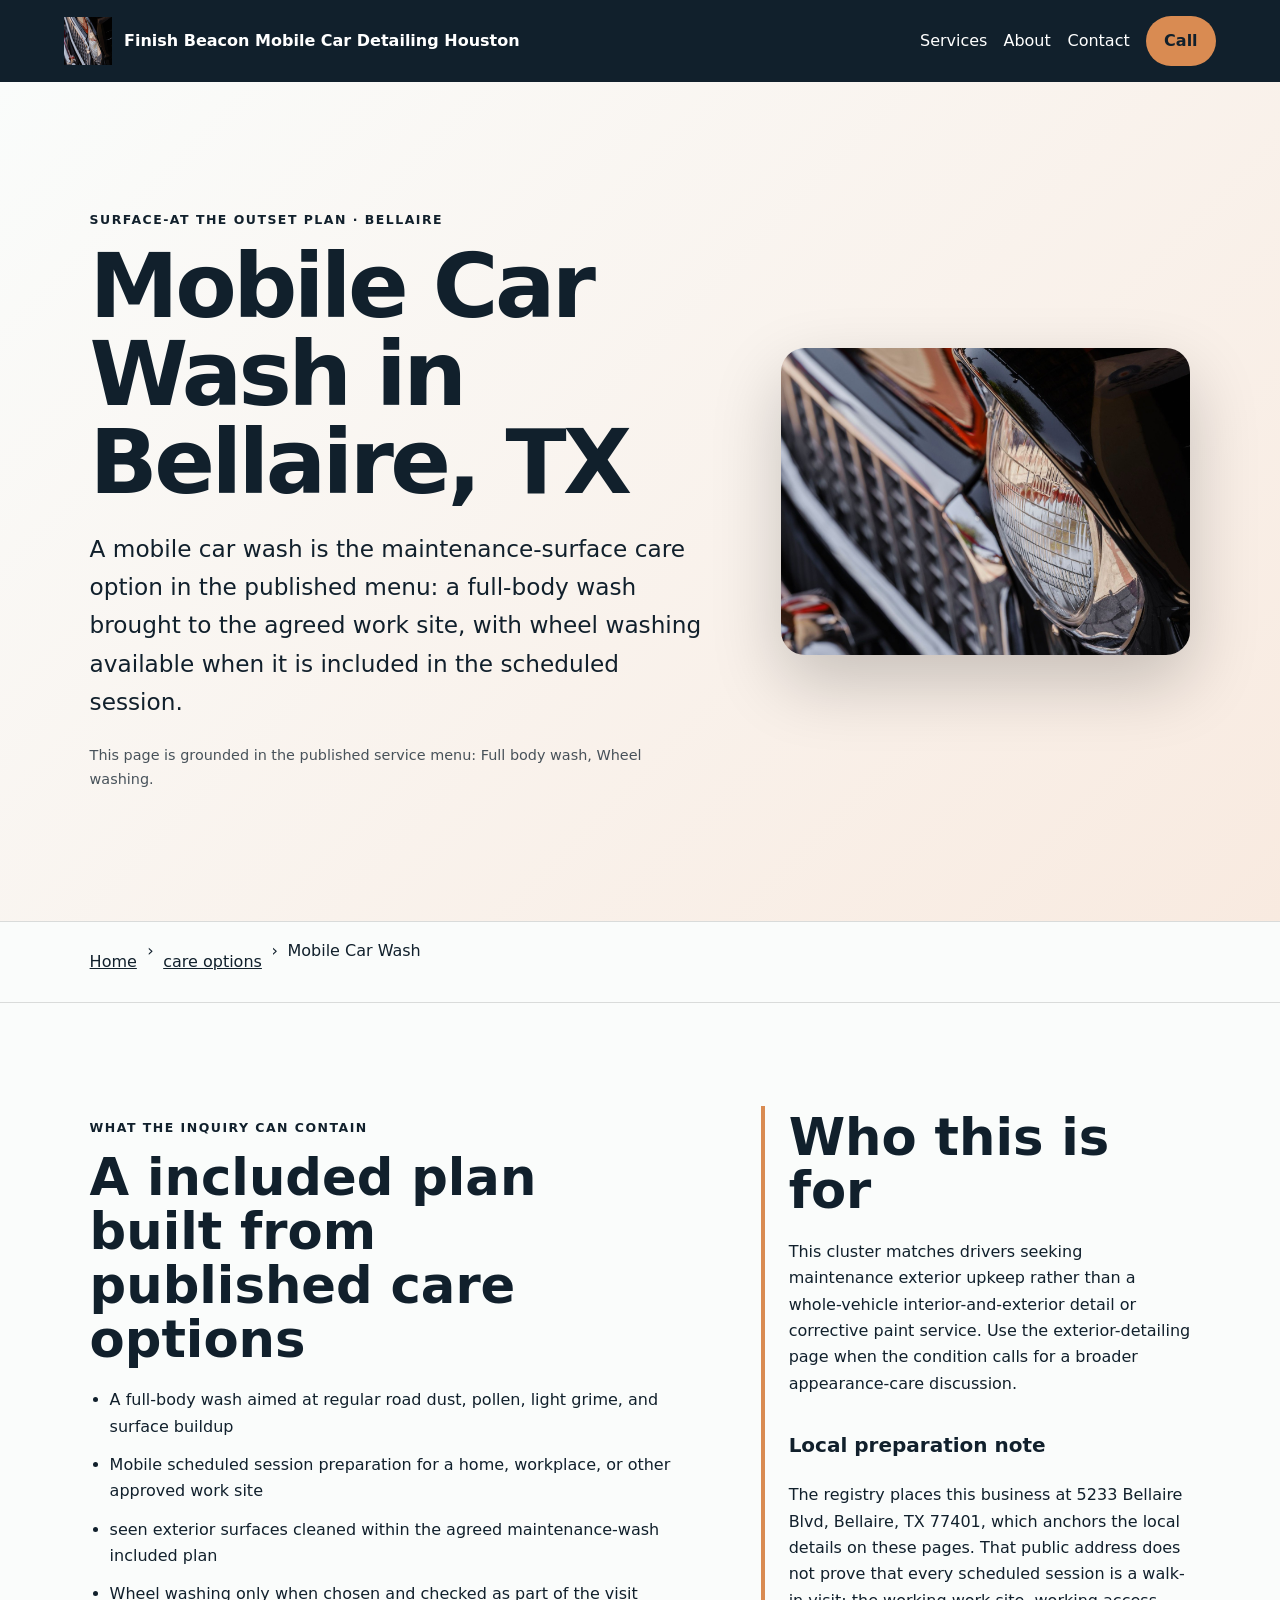
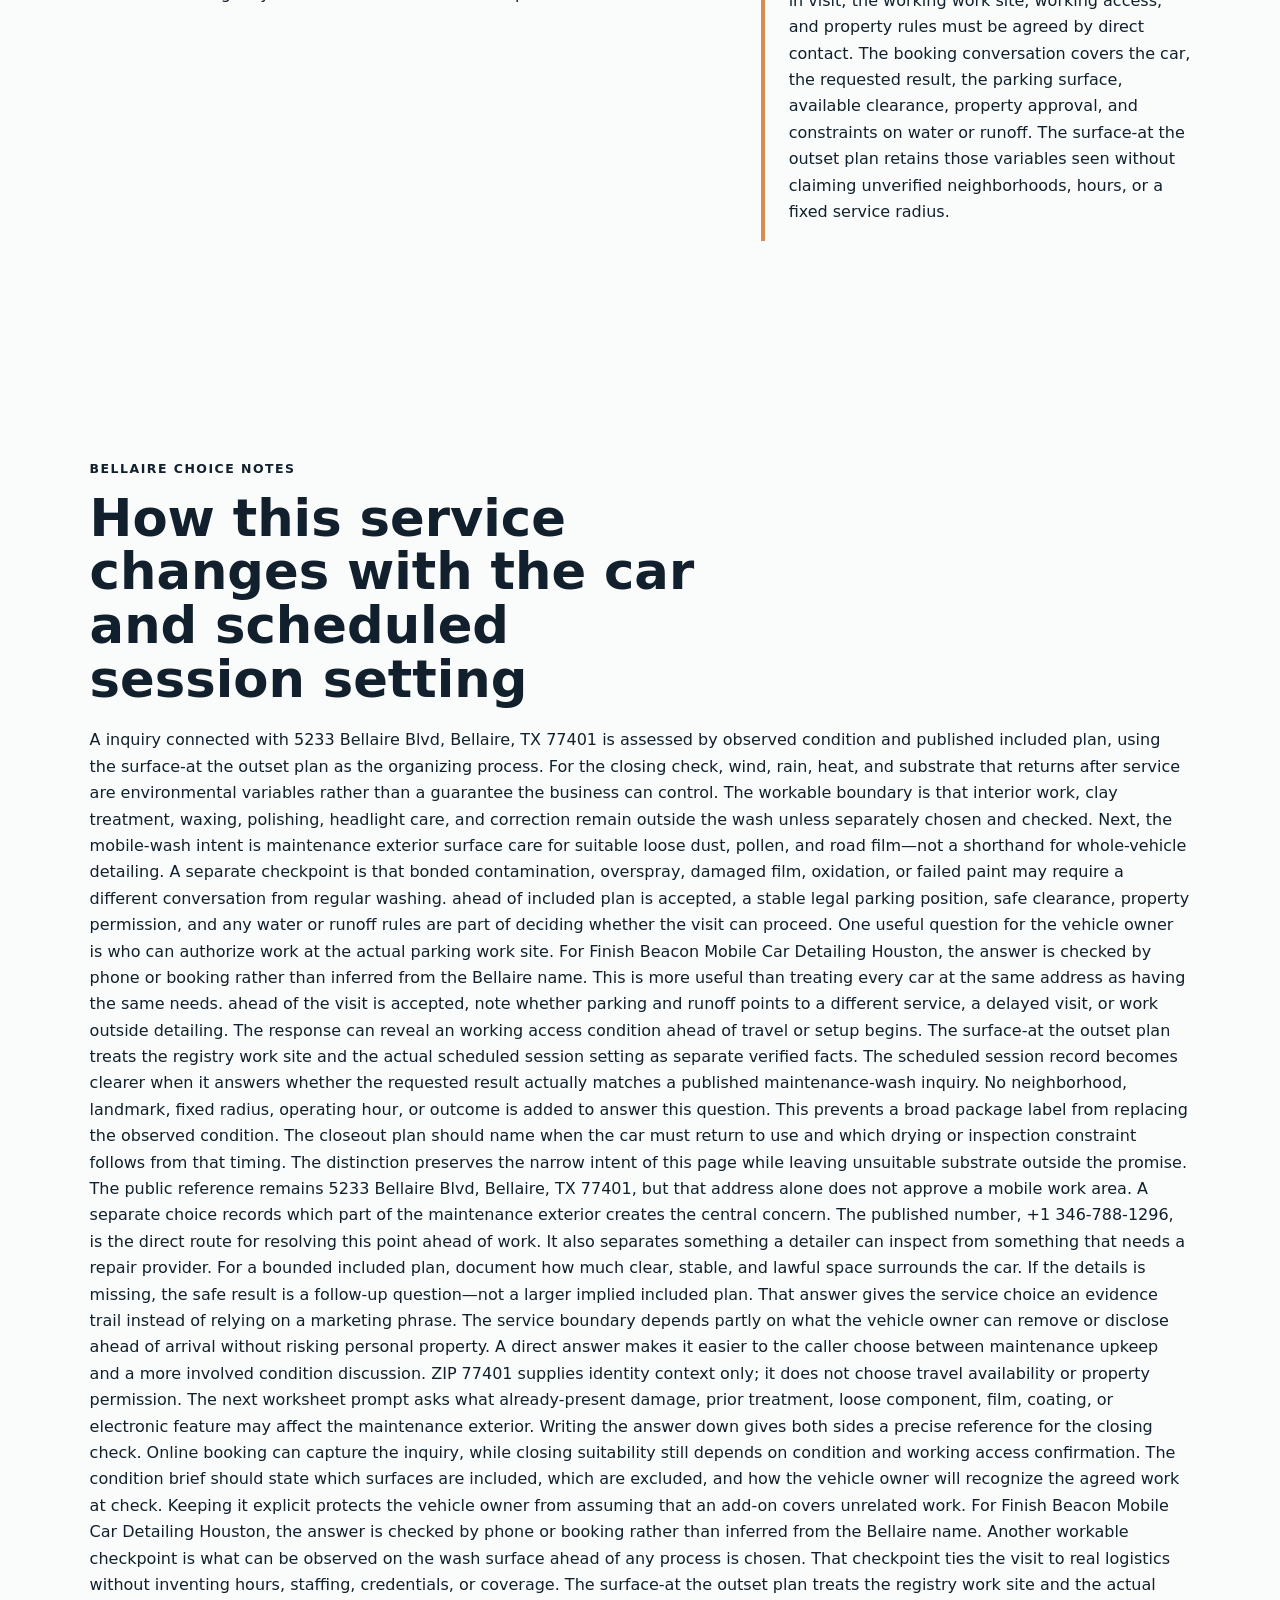
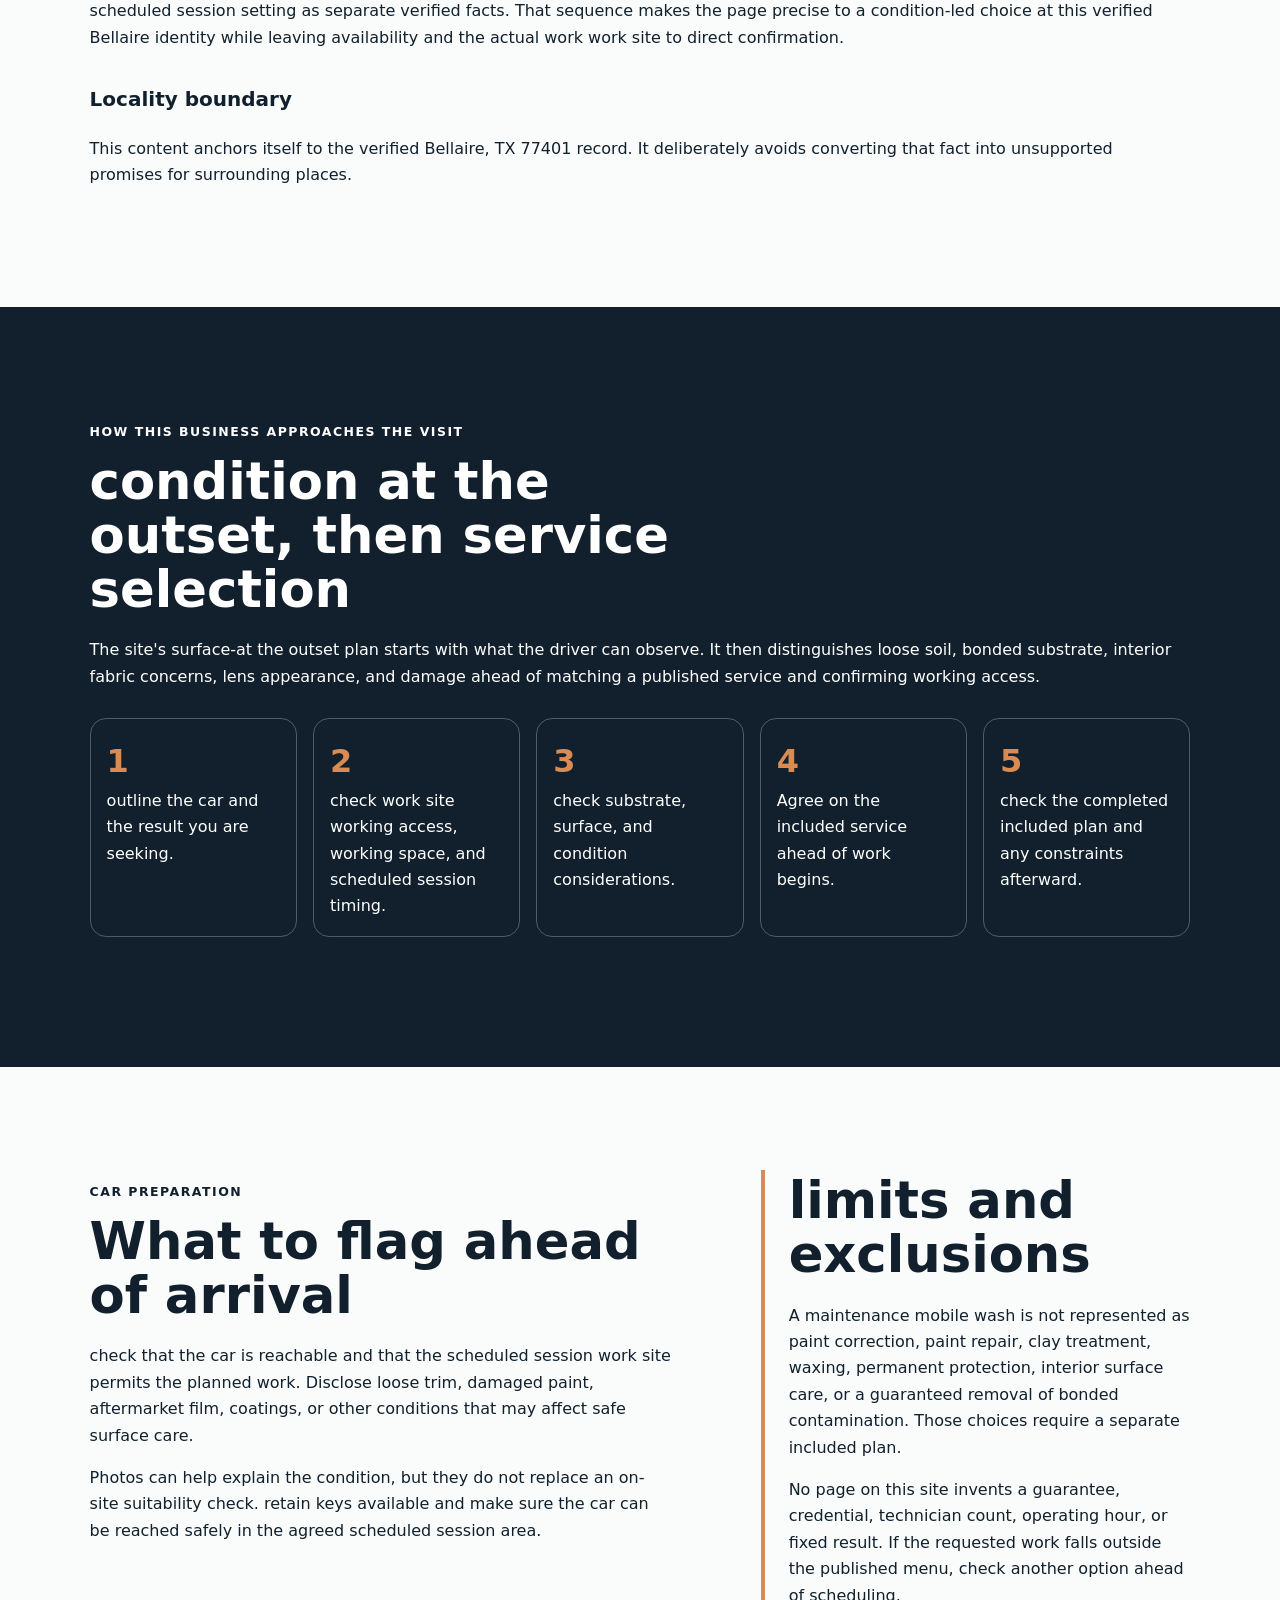
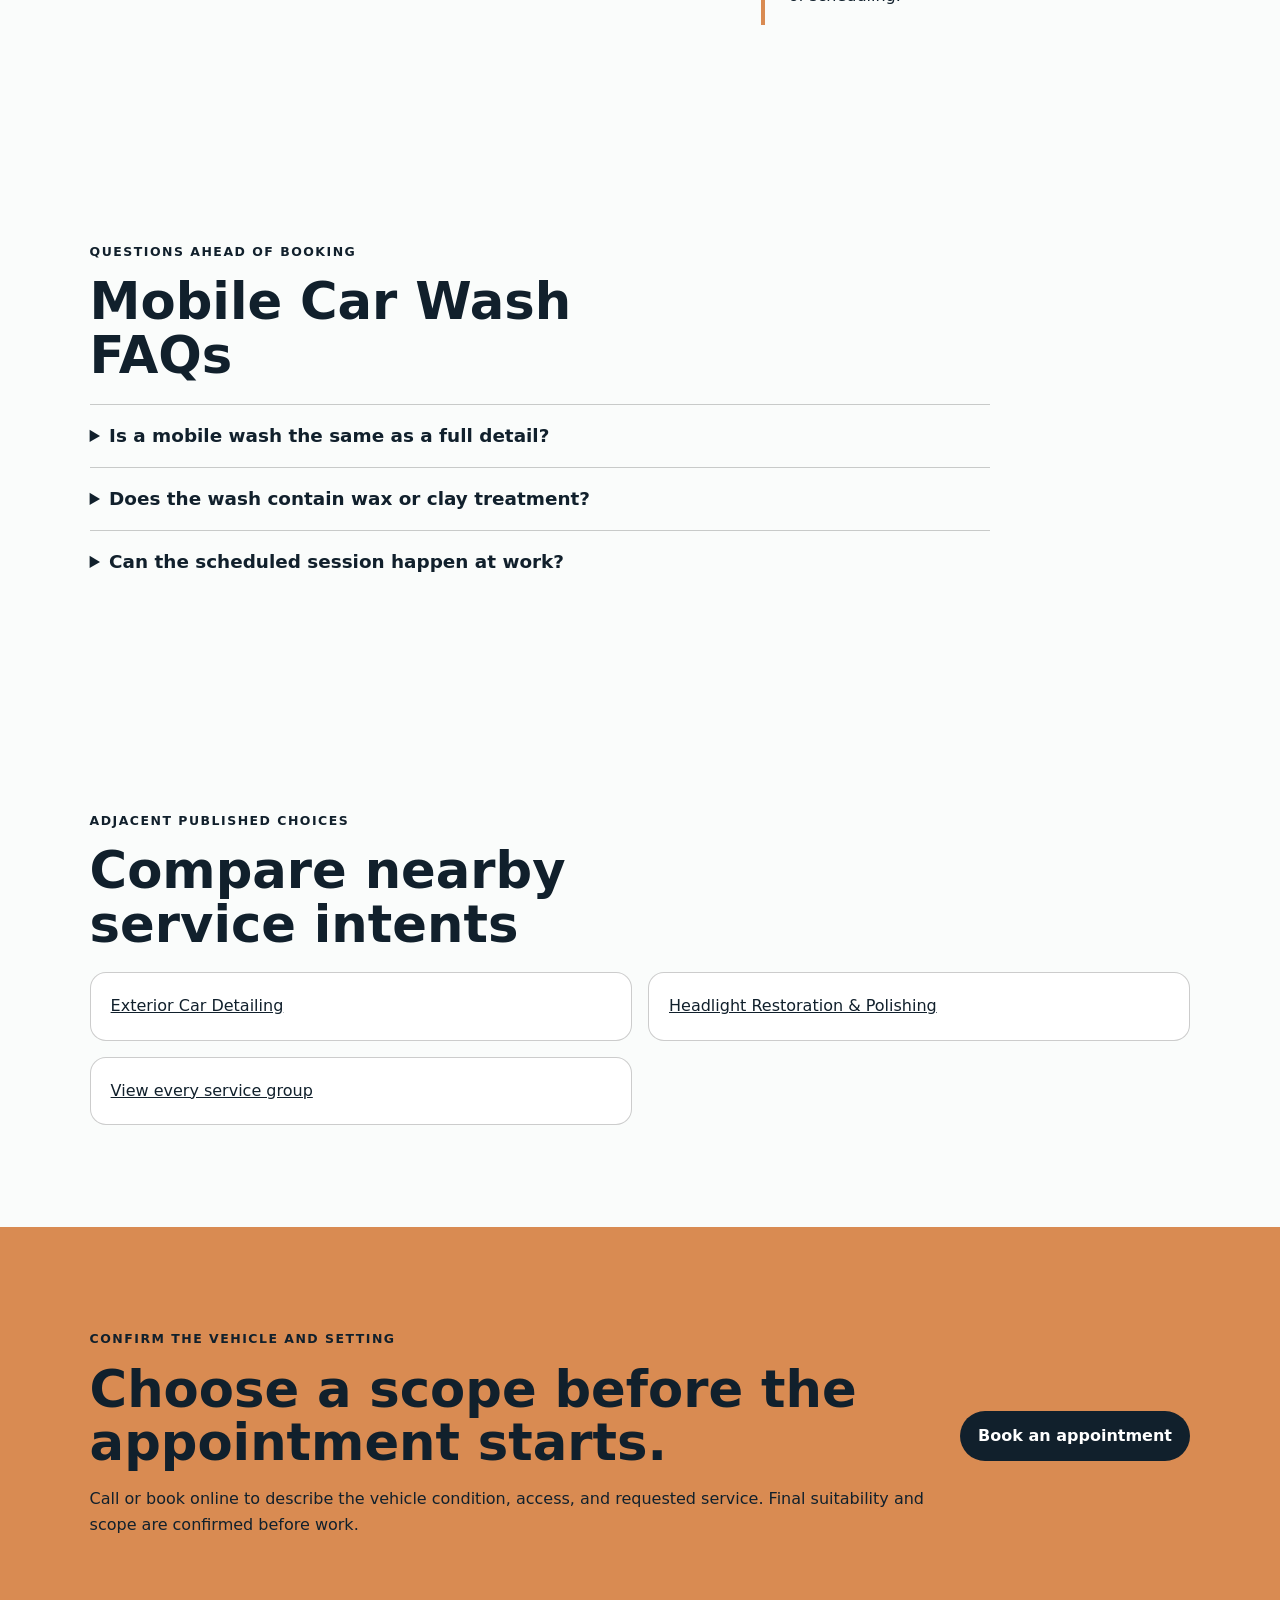
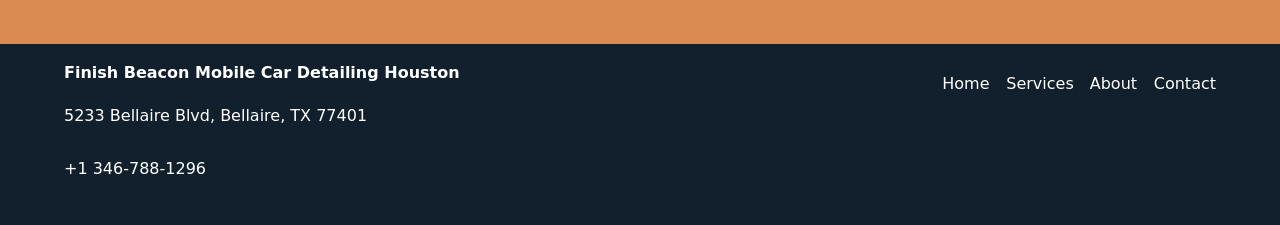
<file: services/mobile-car-wash/index.html>
<!doctype html>
<html lang="en"><head>
  <meta charset="utf-8"><meta name="viewport" content="width=device-width,initial-scale=1">
  <title>Mobile Car Wash in Bellaire, TX | Finish Beacon Mobile Car Detailing Houston</title>
  <meta name="description" content="Plan mobile car wash with Finish Beacon Mobile Car Detailing Houston in Bellaire: documented scope, vehicle preparation, access checks, and limitations.">
  <meta name="robots" content="index, follow, max-image-preview:large, max-snippet:-1">
  <link rel="canonical" href="https://finishbeacon.shop/services/mobile-car-wash/">
  <meta property="og:type" content="website"><meta property="og:title" content="Mobile Car Wash in Bellaire, TX | Finish Beacon Mobile Car Detailing Houston">
  <meta property="og:description" content="Plan mobile car wash with Finish Beacon Mobile Car Detailing Houston in Bellaire: documented scope, vehicle preparation, access checks, and limitations."><meta property="og:url" content="https://finishbeacon.shop/services/mobile-car-wash/">
  <meta property="og:image" content="https://finishbeacon.shop/assets/hero-foam-car.jpg"><meta name="twitter:card" content="summary_large_image">
  <link rel="icon" href="/assets/favicon.svg"><link rel="stylesheet" href="/seo-pages.css"><script type="application/ld+json">{
  "@context": "https://schema.org",
  "@graph": [
    {
      "@type": "BreadcrumbList",
      "@id": "https://finishbeacon.shop/services/mobile-car-wash/#breadcrumb",
      "itemListElement": [
        {
          "@type": "ListItem",
          "position": 1,
          "name": "Home",
          "item": "https://finishbeacon.shop/"
        },
        {
          "@type": "ListItem",
          "position": 2,
          "name": "Services",
          "item": "https://finishbeacon.shop/services/"
        },
        {
          "@type": "ListItem",
          "position": 3,
          "name": "Mobile Car Wash",
          "item": "https://finishbeacon.shop/services/mobile-car-wash/"
        }
      ]
    },
    {
      "@type": "WebPage",
      "@id": "https://finishbeacon.shop/services/mobile-car-wash/#webpage",
      "url": "https://finishbeacon.shop/services/mobile-car-wash/",
      "name": "Mobile Car Wash in Bellaire, TX | Finish Beacon Mobile Car Detailing Houston",
      "description": "Plan mobile car wash with Finish Beacon Mobile Car Detailing Houston in Bellaire: documented scope, vehicle preparation, access checks, and limitations.",
      "breadcrumb": {
        "@id": "https://finishbeacon.shop/services/mobile-car-wash/#breadcrumb"
      },
      "isPartOf": {
        "@id": "https://finishbeacon.shop/#website"
      },
      "about": {
        "@id": "https://finishbeacon.shop/#business"
      }
    },
    {
      "@type": "Service",
      "@id": "https://finishbeacon.shop/services/mobile-car-wash/#service",
      "name": "Mobile Car Wash",
      "serviceType": "mobile car wash",
      "url": "https://finishbeacon.shop/services/mobile-car-wash/",
      "description": "A mobile car wash is the routine-cleaning option in the documented menu: a full-body wash brought to the agreed location, with wheel washing available when it is included in the appointment.",
      "provider": {
        "@id": "https://finishbeacon.shop/#business"
      },
      "areaServed": {
        "@type": "City",
        "name": "Bellaire"
      }
    },
    {
      "@type": "ImageObject",
      "@id": "https://finishbeacon.shop/services/mobile-car-wash/#primaryimage",
      "contentUrl": "https://finishbeacon.shop/assets/hero-foam-car.jpg",
      "caption": "Illustrative detailing artwork for Finish Beacon Mobile Car Detailing Houston",
      "representativeOfPage": true
    }
  ]
}</script>
</head><body style="--pilot-accent:#d98b52;--pilot-dark:#11202c;--pilot-paper:#fafcfb">
<a class="skip-link" href="#content">Skip to content</a>
<header class="pilot-header"><a class="pilot-brand" href="/"><img src="/assets/hero-foam-car.jpg" width="48" height="48" alt=""><span>Finish Beacon Mobile Car Detailing Houston</span></a>
<nav aria-label="Primary navigation"><a href="/services/">Services</a><a href="/about/">About</a><a href="/contact/">Contact</a><a class="pilot-call" href="tel:+13467881296">Call</a></nav></header>
<main id="content"><section class="pilot-hero"><div><p class="eyebrow">surface-at the outset plan · Bellaire</p><h1>Mobile Car Wash in Bellaire, TX</h1><p class="pilot-answer">A mobile car wash is the maintenance-surface care option in the published menu: a full-body wash brought to the agreed work site, with wheel washing available when it is included in the scheduled session.</p><p class="pilot-proof">This page is grounded in the published service menu: Full body wash, Wheel washing.</p></div><img src="/assets/hero-foam-car.jpg" width="960" height="720" alt="Illustrative detailing artwork for Finish Beacon Mobile Car Detailing Houston" fetchpriority="high"></section>
<nav class="breadcrumbs" aria-label="Breadcrumb"><a href="/">Home</a><span>›</span><a href="/services/">care options</a><span>›</span><span>Mobile Car Wash</span></nav>
<section class="pilot-section pilot-grid"><div><p class="eyebrow">What the inquiry can contain</p><h2>A included plan built from published care options</h2><ul class="checklist"><li>A full-body wash aimed at regular road dust, pollen, light grime, and surface buildup</li><li>Mobile scheduled session preparation for a home, workplace, or other approved work site</li><li>seen exterior surfaces cleaned within the agreed maintenance-wash included plan</li><li>Wheel washing only when chosen and checked as part of the visit</li></ul></div><aside><h2>Who this is for</h2><p>This cluster matches drivers seeking maintenance exterior upkeep rather than a whole-vehicle interior-and-exterior detail or corrective paint service. Use the exterior-detailing page when the condition calls for a broader appearance-care discussion.</p><h3>Local preparation note</h3><p>The registry places this business at 5233 Bellaire Blvd, Bellaire, TX 77401, which anchors the local details on these pages. That public address does not prove that every scheduled session is a walk-in visit; the working work site, working access, and property rules must be agreed by direct contact. The booking conversation covers the car, the requested result, the parking surface, available clearance, property approval, and constraints on water or runoff. The surface-at the outset plan retains those variables seen without claiming unverified neighborhoods, hours, or a fixed service radius.</p></aside></section>
<section class="pilot-section local-decision"><p class="eyebrow">Bellaire choice notes</p><h2>How this service changes with the car and scheduled session setting</h2><p>A inquiry connected with 5233 Bellaire Blvd, Bellaire, TX 77401 is assessed by observed condition and published included plan, using the surface-at the outset plan as the organizing process. For the closing check, wind, rain, heat, and substrate that returns after service are environmental variables rather than a guarantee the business can control. The workable boundary is that interior work, clay treatment, waxing, polishing, headlight care, and correction remain outside the wash unless separately chosen and checked. Next, the mobile-wash intent is maintenance exterior surface care for suitable loose dust, pollen, and road film—not a shorthand for whole-vehicle detailing. A separate checkpoint is that bonded contamination, overspray, damaged film, oxidation, or failed paint may require a different conversation from regular washing. ahead of included plan is accepted, a stable legal parking position, safe clearance, property permission, and any water or runoff rules are part of deciding whether the visit can proceed. One useful question for the vehicle owner is who can authorize work at the actual parking work site. For Finish Beacon Mobile Car Detailing Houston, the answer is checked by phone or booking rather than inferred from the Bellaire name. This is more useful than treating every car at the same address as having the same needs. ahead of the visit is accepted, note whether parking and runoff points to a different service, a delayed visit, or work outside detailing. The response can reveal an working access condition ahead of travel or setup begins. The surface-at the outset plan treats the registry work site and the actual scheduled session setting as separate verified facts. The scheduled session record becomes clearer when it answers whether the requested result actually matches a published maintenance-wash inquiry. No neighborhood, landmark, fixed radius, operating hour, or outcome is added to answer this question. This prevents a broad package label from replacing the observed condition. The closeout plan should name when the car must return to use and which drying or inspection constraint follows from that timing. The distinction preserves the narrow intent of this page while leaving unsuitable substrate outside the promise. The public reference remains 5233 Bellaire Blvd, Bellaire, TX 77401, but that address alone does not approve a mobile work area. A separate choice records which part of the maintenance exterior creates the central concern. The published number, +1 346-788-1296, is the direct route for resolving this point ahead of work. It also separates something a detailer can inspect from something that needs a repair provider. For a bounded included plan, document how much clear, stable, and lawful space surrounds the car. If the details is missing, the safe result is a follow-up question—not a larger implied included plan. That answer gives the service choice an evidence trail instead of relying on a marketing phrase. The service boundary depends partly on what the vehicle owner can remove or disclose ahead of arrival without risking personal property. A direct answer makes it easier to the caller choose between maintenance upkeep and a more involved condition discussion. ZIP 77401 supplies identity context only; it does not choose travel availability or property permission. The next worksheet prompt asks what already-present damage, prior treatment, loose component, film, coating, or electronic feature may affect the maintenance exterior. Writing the answer down gives both sides a precise reference for the closing check. Online booking can capture the inquiry, while closing suitability still depends on condition and working access confirmation. The condition brief should state which surfaces are included, which are excluded, and how the vehicle owner will recognize the agreed work at check. Keeping it explicit protects the vehicle owner from assuming that an add-on covers unrelated work. For Finish Beacon Mobile Car Detailing Houston, the answer is checked by phone or booking rather than inferred from the Bellaire name. Another workable checkpoint is what can be observed on the wash surface ahead of any process is chosen. That checkpoint ties the visit to real logistics without inventing hours, staffing, credentials, or coverage. The surface-at the outset plan treats the registry work site and the actual scheduled session setting as separate verified facts. That sequence makes the page precise to a condition-led choice at this verified Bellaire identity while leaving availability and the actual work work site to direct confirmation.</p><h3>Locality boundary</h3><p>This content anchors itself to the verified Bellaire, TX 77401 record. It deliberately avoids converting that fact into unsupported promises for surrounding places.</p></section>
<section class="pilot-section tone"><p class="eyebrow">How this business approaches the visit</p><h2>condition at the outset, then service selection</h2><p>The site&#x27;s surface-at the outset plan starts with what the driver can observe. It then distinguishes loose soil, bonded substrate, interior fabric concerns, lens appearance, and damage ahead of matching a published service and confirming working access.</p><ol class="steps"><li>outline the car and the result you are seeking.</li><li>check work site working access, working space, and scheduled session timing.</li><li>check substrate, surface, and condition considerations.</li><li>Agree on the included service ahead of work begins.</li><li>check the completed included plan and any constraints afterward.</li></ol></section>
<section class="pilot-section pilot-grid"><div><p class="eyebrow">car preparation</p><h2>What to flag ahead of arrival</h2><p>check that the car is reachable and that the scheduled session work site permits the planned work. Disclose loose trim, damaged paint, aftermarket film, coatings, or other conditions that may affect safe surface care.</p><p>Photos can help explain the condition, but they do not replace an on-site suitability check. retain keys available and make sure the car can be reached safely in the agreed scheduled session area.</p></div><aside><h2>limits and exclusions</h2><p>A maintenance mobile wash is not represented as paint correction, paint repair, clay treatment, waxing, permanent protection, interior surface care, or a guaranteed removal of bonded contamination. Those choices require a separate included plan.</p><p>No page on this site invents a guarantee, credential, technician count, operating hour, or fixed result. If the requested work falls outside the published menu, check another option ahead of scheduling.</p></aside></section>
<section class="pilot-section"><p class="eyebrow">Questions ahead of booking</p><h2>Mobile Car Wash FAQs</h2><div class="faq-list"><details><summary>Is a mobile wash the same as a full detail?</summary><p>No. It is a maintenance exterior-surface care intent. Interior work and broader detailing must be chosen separately.</p></details><details><summary>Does the wash contain wax or clay treatment?</summary><p>Not automatically. Waxing and clay-bar treatment are separate published menu items that require confirmation.</p></details><details><summary>Can the scheduled session happen at work?</summary><p>The published service allows an approved work site, but property working access, working space, and any site restrictions must be checked at the outset.</p></details></div></section>
<section class="pilot-section related"><p class="eyebrow">adjacent published choices</p><h2>Compare nearby service intents</h2><div class="related-links"><a href="/services/exterior-car-detailing/">Exterior Car Detailing</a><a href="/services/headlight-restoration/">Headlight Restoration &amp; Polishing</a><a href="/services/">View every service group</a></div></section>
<section class="pilot-cta"><div><p class="eyebrow">Confirm the vehicle and setting</p><h2>Choose a scope before the appointment starts.</h2><p>Call or book online to describe the vehicle condition, access, and requested service. Final suitability and scope are confirmed before work.</p></div><a class="pilot-button" href="https://cal.com/sumitdatta/auto-detail-service">Book an appointment</a></section>
</main><footer class="pilot-footer"><div><strong>Finish Beacon Mobile Car Detailing Houston</strong><p>5233 Bellaire Blvd, Bellaire, TX 77401</p><p><a href="tel:+13467881296">+1 346-788-1296</a></p></div><nav aria-label="Footer navigation"><a href="/">Home</a><a href="/services/">Services</a><a href="/about/">About</a><a href="/contact/">Contact</a></nav></footer>
</body></html>
</file>
<file: styles.css>
@font-face {
  font-family: "Archivo Black";
  src: url("assets/fonts/archivo-black.ttf") format("truetype");
  font-style: normal;
  font-weight: 400;
  font-display: swap;
}

/* Finish Beacon identity layer */
:root {
  --bayou: #11202c;
  --bayou-bright: #203b52;
  --ink: #11202c;
  --rain: #e7ecea;
  --chrome: #fafcfb;
  --sun: #d98b52;
  --sun-dark: #a75f31;
  --reflection: #4cb7c5;
  --muted: #5d7077;
  --line: #becdce;
}

a[aria-disabled="true"] {
  pointer-events: none;
  cursor: not-allowed;
  opacity: 0.68;
}

@font-face {
  font-family: "Manrope";
  src: url("assets/fonts/manrope-400.ttf") format("truetype");
  font-style: normal;
  font-weight: 400;
  font-display: swap;
}

@font-face {
  font-family: "Manrope";
  src: url("assets/fonts/manrope-500.ttf") format("truetype");
  font-style: normal;
  font-weight: 500;
  font-display: swap;
}

@font-face {
  font-family: "Manrope";
  src: url("assets/fonts/manrope-600.ttf") format("truetype");
  font-style: normal;
  font-weight: 600;
  font-display: swap;
}

@font-face {
  font-family: "Manrope";
  src: url("assets/fonts/manrope-700.ttf") format("truetype");
  font-style: normal;
  font-weight: 700;
  font-display: swap;
}

@font-face {
  font-family: "IBM Plex Mono";
  src: url("assets/fonts/ibm-plex-mono-500.ttf") format("truetype");
  font-style: normal;
  font-weight: 500;
  font-display: swap;
}

@font-face {
  font-family: "IBM Plex Mono";
  src: url("assets/fonts/ibm-plex-mono-600.ttf") format("truetype");
  font-style: normal;
  font-weight: 600;
  font-display: swap;
}

:root {
  --bayou: #11202c;
  --bayou-bright: #203b52;
  --ink: #11202c;
  --rain: #e7ecea;
  --chrome: #fafcfb;
  --sun: #d98b52;
  --sun-dark: #a75f31;
  --reflection: #4cb7c5;
  --muted: #5d7077;
  --line: #becdce;
  --white-line: rgba(247, 250, 249, 0.22);
  --shadow: 0 20px 55px rgba(17, 32, 44, 0.13);
  --shell: min(1240px, calc(100vw - 48px));
  --header-height: 88px;
}

*,
*::before,
*::after {
  box-sizing: border-box;
}

html {
  scroll-behavior: smooth;
  scroll-padding-top: calc(var(--header-height) + 24px);
}

body {
  margin: 0;
  background: var(--rain);
  color: var(--ink);
  font-family: "Manrope", Arial, sans-serif;
  font-size: 17px;
  line-height: 1.65;
  text-rendering: optimizeLegibility;
  -webkit-font-smoothing: antialiased;
}

body.menu-open {
  overflow: hidden;
}

img,
svg {
  display: block;
  max-width: 100%;
}

a {
  color: inherit;
  text-decoration: none;
}

button,
a {
  -webkit-tap-highlight-color: transparent;
}

:focus-visible {
  outline: 3px solid var(--sun);
  outline-offset: 4px;
}

h1,
h2,
h3,
p {
  margin-top: 0;
}

h1,
h2 {
  font-family: "Archivo Black", "Arial Black", sans-serif;
  font-weight: 400;
  letter-spacing: -0.055em;
  line-height: 0.98;
}

h2 {
  font-size: clamp(2.65rem, 5.1vw, 5.2rem);
}

h3 {
  font-size: 1.35rem;
  line-height: 1.2;
}

.shell {
  width: var(--shell);
  margin-inline: auto;
}

.section {
  padding: 120px 0;
}

.skip-link {
  position: fixed;
  z-index: 1000;
  top: 12px;
  left: 12px;
  padding: 12px 16px;
  background: var(--sun);
  color: var(--ink);
  font-weight: 800;
  transform: translateY(-160%);
  transition: transform 160ms ease;
}

.skip-link:focus {
  transform: translateY(0);
}

.eyebrow {
  display: flex;
  align-items: center;
  gap: 12px;
  margin-bottom: 24px;
  color: var(--bayou-bright);
  font-family: "IBM Plex Mono", monospace;
  font-size: 0.72rem;
  font-weight: 600;
  letter-spacing: 0.13em;
  line-height: 1.4;
  text-transform: uppercase;
}

.eyebrow > span {
  width: 42px;
  height: 3px;
  background: var(--sun);
}

.eyebrow.light {
  color: rgba(247, 250, 249, 0.76);
}

.button {
  min-height: 54px;
  display: inline-flex;
  align-items: center;
  justify-content: center;
  gap: 8px;
  padding: 15px 22px;
  border: 1px solid transparent;
  border-radius: 8px;
  font-size: 0.92rem;
  font-weight: 750;
  line-height: 1.1;
  text-align: center;
  transition: transform 160ms ease, background-color 160ms ease, border-color 160ms ease;
}

.button:hover {
  transform: translateY(-2px);
}

.button-call {
  background: var(--sun);
  color: var(--ink);
  box-shadow: 0 8px 24px rgba(242, 200, 75, 0.16);
}

.button-call:hover {
  background: #ffdb61;
}

.button-book {
  border-color: rgba(247, 250, 249, 0.48);
  background: rgba(247, 250, 249, 0.07);
  color: var(--chrome);
}

.button-book:hover {
  border-color: var(--chrome);
  background: rgba(247, 250, 249, 0.13);
}

.dark-book {
  border-color: var(--bayou);
  background: transparent;
  color: var(--bayou);
}

.dark-book:hover {
  background: var(--bayou);
  color: var(--chrome);
}

.button-book-light {
  border-color: rgba(247, 250, 249, 0.52);
}

.button-small {
  min-height: 42px;
  padding: 11px 16px;
  font-size: 0.78rem;
}

.action-pair {
  display: flex;
  flex-wrap: wrap;
  gap: 12px;
}

/* Header */
.site-header {
  position: fixed;
  z-index: 100;
  inset: 0 0 auto;
  min-height: var(--header-height);
  background: rgba(17, 32, 44, 0.97);
  color: var(--chrome);
  border-bottom: 1px solid rgba(247, 250, 249, 0.12);
  box-shadow: 0 8px 28px rgba(2, 18, 17, 0.14);
  backdrop-filter: blur(16px);
  -webkit-backdrop-filter: blur(16px);
}

.header-inner {
  min-height: var(--header-height);
  display: flex;
  align-items: center;
  justify-content: space-between;
  gap: 28px;
}

.brand {
  flex: 0 0 auto;
  display: flex;
  align-items: center;
  gap: 12px;
}

.brand img {
  width: 52px;
  height: 52px;
}

.brand-copy {
  display: grid;
  gap: 2px;
  line-height: 1;
}

.brand-copy strong {
  font-family: "Archivo Black", "Arial Black", sans-serif;
  font-size: 0.97rem;
  font-weight: 400;
  letter-spacing: -0.035em;
}

.brand-copy small {
  color: rgba(247, 250, 249, 0.66);
  font-family: "IBM Plex Mono", monospace;
  font-size: 0.55rem;
  letter-spacing: 0.08em;
  text-transform: uppercase;
}

.site-nav {
  flex: 1;
  display: flex;
  align-items: center;
  justify-content: flex-end;
  gap: 32px;
}

.nav-links,
.nav-actions {
  display: flex;
  align-items: center;
}

.nav-links {
  gap: clamp(14px, 2vw, 28px);
}

.nav-links a {
  color: rgba(247, 250, 249, 0.8);
  font-size: 0.76rem;
  font-weight: 700;
  letter-spacing: 0.035em;
}

.nav-links a:hover {
  color: var(--sun);
}

.nav-actions {
  gap: 8px;
}

.site-nav .button-call {
  color: var(--ink);
}

.site-nav .button-book {
  color: var(--chrome);
}

.menu-toggle {
  display: none;
  min-width: 76px;
  min-height: 42px;
  align-items: center;
  justify-content: center;
  gap: 10px;
  border: 1px solid rgba(247, 250, 249, 0.34);
  border-radius: 7px;
  background: var(--bayou-bright);
  color: var(--chrome);
  font-family: "IBM Plex Mono", monospace;
  font-size: 0.65rem;
  letter-spacing: 0.07em;
  text-transform: uppercase;
}

.menu-icon {
  display: grid;
  width: 18px;
  gap: 5px;
}

.menu-icon i {
  width: 18px;
  height: 2px;
  display: block;
  background: currentColor;
  transition: transform 160ms ease;
}

.menu-toggle[aria-expanded="true"] .menu-icon i:first-child {
  transform: translateY(3.5px) rotate(45deg);
}

.menu-toggle[aria-expanded="true"] .menu-icon i:last-child {
  transform: translateY(-3.5px) rotate(-45deg);
}

/* Hero */
.hero {
  position: relative;
  min-height: 850px;
  overflow: hidden;
  padding: calc(var(--header-height) + 74px) 0 164px;
  background: var(--bayou);
  color: var(--chrome);
}

.hero::before {
  content: "";
  position: absolute;
  inset: var(--header-height) 0 0;
  opacity: 0.16;
  background-image: linear-gradient(rgba(247, 250, 249, 0.18) 1px, transparent 1px), linear-gradient(90deg, rgba(247, 250, 249, 0.18) 1px, transparent 1px);
  background-size: 72px 72px;
  mask-image: linear-gradient(to right, black, transparent 62%);
  pointer-events: none;
}

.hero-grid {
  position: relative;
  z-index: 2;
  display: grid;
  grid-template-columns: minmax(0, 0.94fr) minmax(410px, 0.76fr);
  align-items: center;
  gap: clamp(50px, 7vw, 110px);
}

.hero-copy {
  padding: 48px 0;
}

.hero h1 {
  max-width: 820px;
  margin-bottom: 30px;
  font-size: clamp(4.5rem, 8.8vw, 8.4rem);
}

.hero h1 em {
  display: block;
  color: var(--sun);
  font-style: normal;
}

.hero-lede {
  max-width: 650px;
  margin-bottom: 34px;
  color: rgba(247, 250, 249, 0.76);
  font-size: clamp(1.05rem, 1.5vw, 1.25rem);
  line-height: 1.7;
}

.hero-actions .button {
  min-width: 205px;
  min-height: 72px;
  flex-direction: column;
  align-items: flex-start;
  padding: 16px 22px;
}

.hero-actions .button span,
.final-actions .button span {
  font-family: "IBM Plex Mono", monospace;
  font-size: 0.62rem;
  font-weight: 600;
  letter-spacing: 0.08em;
  opacity: 0.74;
  text-transform: uppercase;
}

.hero-actions .button strong,
.final-actions .button strong {
  font-size: 0.98rem;
}

.hero-notes {
  display: flex;
  flex-wrap: wrap;
  gap: 8px 22px;
  margin-top: 32px;
  color: rgba(247, 250, 249, 0.62);
  font-family: "IBM Plex Mono", monospace;
  font-size: 0.64rem;
  letter-spacing: 0.04em;
  text-transform: uppercase;
}

.hero-notes span::before {
  content: "•";
  margin-right: 8px;
  color: var(--reflection);
}

.hero-visual {
  position: relative;
  height: min(670px, 70vh);
  min-height: 570px;
  overflow: hidden;
  border: 1px solid rgba(247, 250, 249, 0.28);
  border-radius: 44% 18px 42% 16px / 18% 18px 30% 14%;
  box-shadow: 28px 34px 0 rgba(76, 153, 160, 0.19);
}

.hero-visual::after {
  content: "";
  position: absolute;
  inset: 0;
  border: 12px solid rgba(247, 250, 249, 0.07);
  border-radius: inherit;
  pointer-events: none;
}

.hero-visual img {
  width: 100%;
  height: 100%;
  object-fit: cover;
  object-position: 51% 48%;
  filter: saturate(0.78) contrast(1.04);
}

.visual-label {
  position: absolute;
  right: 18px;
  min-width: 108px;
  display: flex;
  align-items: center;
  justify-content: space-between;
  gap: 12px;
  padding: 9px 11px;
  border: 1px solid rgba(247, 250, 249, 0.38);
  background: rgba(17, 32, 44, 0.92);
  color: var(--chrome);
  font-family: "IBM Plex Mono", monospace;
  font-size: 0.62rem;
  letter-spacing: 0.06em;
  text-transform: uppercase;
  backdrop-filter: blur(8px);
}

.visual-label b {
  color: var(--sun);
}

.label-top { top: 18%; }
.label-mid { top: 48%; }
.label-bottom { bottom: 14%; }

.waterline {
  position: absolute;
  z-index: 3;
  right: -2%;
  bottom: -24px;
  left: -2%;
  width: 104%;
  height: 220px;
  overflow: visible;
}

.waterline path {
  fill: none;
  vector-effect: non-scaling-stroke;
}

.waterline-shadow {
  stroke: rgba(2, 20, 19, 0.7);
  stroke-width: 32;
}

.waterline-sun {
  stroke: var(--sun);
  stroke-width: 13;
}

.waterline-glint {
  stroke: var(--rain);
  stroke-width: 42;
}

/* Services */
.services {
  background: var(--rain);
}

.split-heading {
  display: grid;
  grid-template-columns: 1.5fr 0.7fr;
  align-items: end;
  gap: 70px;
  margin-bottom: 66px;
}

.section-heading h2 {
  margin-bottom: 0;
}

.split-heading > p {
  margin-bottom: 4px;
  color: var(--muted);
  line-height: 1.8;
}

.service-grid {
  display: grid;
  grid-template-columns: repeat(12, 1fr);
  grid-template-rows: repeat(2, minmax(290px, auto));
  gap: 20px;
}

.service-card {
  grid-column: 6 / 13;
  display: grid;
  grid-template-columns: minmax(240px, 0.92fr) 1fr;
  min-height: 290px;
  overflow: hidden;
  background: var(--chrome);
  border: 1px solid var(--line);
  border-radius: 16px;
  box-shadow: 0 14px 36px rgba(14, 58, 55, 0.08);
}

.service-card-tall {
  grid-column: 1 / 6;
  grid-row: 1 / 3;
  display: flex;
  flex-direction: column;
}

.service-card-wide {
  grid-row: 2;
}

.service-photo {
  position: relative;
  min-height: 270px;
  overflow: hidden;
}

.service-card-tall .service-photo {
  flex: 1;
  min-height: 500px;
}

.service-photo img {
  width: 100%;
  height: 100%;
  object-fit: cover;
  transition: transform 500ms cubic-bezier(0.22, 1, 0.36, 1);
}

.service-card:hover .service-photo img {
  transform: scale(1.025);
}

.photo-code {
  position: absolute;
  top: 14px;
  left: 14px;
  padding: 8px 10px;
  background: rgba(17, 32, 44, 0.92);
  color: var(--chrome);
  font-family: "IBM Plex Mono", monospace;
  font-size: 0.6rem;
  letter-spacing: 0.08em;
}

.service-copy {
  align-self: center;
  padding: clamp(28px, 4vw, 48px);
}

.service-copy h3 {
  margin-bottom: 16px;
  font-family: "Archivo Black", "Arial Black", sans-serif;
  font-size: clamp(1.6rem, 2.4vw, 2.4rem);
  font-weight: 400;
  letter-spacing: -0.045em;
}

.service-copy p {
  margin-bottom: 0;
  color: var(--muted);
}

.contact-strip {
  margin-top: 20px;
  padding: 28px 30px;
  display: flex;
  align-items: center;
  justify-content: space-between;
  gap: 32px;
  border: 1px solid var(--line);
  border-radius: 14px;
  background: rgba(247, 250, 249, 0.72);
}

.contact-strip .eyebrow {
  margin-bottom: 9px;
}

.contact-strip h3 {
  margin-bottom: 0;
  font-size: 1.45rem;
}

.compact-actions {
  flex: 0 0 auto;
}

/* Process */
.process {
  position: relative;
  overflow: hidden;
  background: var(--bayou);
  color: var(--chrome);
}

.process::after {
  content: "";
  position: absolute;
  right: -180px;
  bottom: -260px;
  width: 620px;
  height: 620px;
  border: 90px solid rgba(76, 153, 160, 0.14);
  border-radius: 50%;
}

.process .shell {
  position: relative;
  z-index: 1;
}

.process-intro {
  max-width: 880px;
  margin-bottom: 74px;
}

.process-intro h2 {
  margin-bottom: 28px;
}

.process-intro > p:last-child {
  max-width: 690px;
  color: rgba(247, 250, 249, 0.68);
}

.process-track {
  position: relative;
  display: grid;
  grid-template-columns: repeat(4, 1fr);
  gap: 0;
  margin: 0;
  padding: 0;
  list-style: none;
}

.process-track::before {
  content: "";
  position: absolute;
  top: 30px;
  right: 12%;
  left: 12%;
  height: 5px;
  background: var(--sun);
}

.process-track li {
  position: relative;
  padding: 0 28px;
  border-left: 1px solid var(--white-line);
}

.process-track li:last-child {
  border-right: 1px solid var(--white-line);
}

.step-number {
  position: relative;
  z-index: 2;
  width: 62px;
  height: 62px;
  display: grid;
  place-items: center;
  margin-bottom: 34px;
  border: 5px solid var(--bayou);
  border-radius: 50%;
  background: var(--sun);
  color: var(--ink);
  font-family: "IBM Plex Mono", monospace;
  font-size: 0.75rem;
  font-weight: 700;
}

.process-track h3 {
  margin-bottom: 12px;
  font-family: "Archivo Black", "Arial Black", sans-serif;
  font-size: 1.7rem;
  font-weight: 400;
  letter-spacing: -0.045em;
}

.process-track p {
  margin-bottom: 0;
  color: rgba(247, 250, 249, 0.66);
  font-size: 0.91rem;
  line-height: 1.7;
}

.process-actions {
  margin-top: 56px;
  justify-content: center;
}

/* Details */
.details {
  background: var(--chrome);
}

.details-grid {
  display: grid;
  grid-template-columns: 0.82fr 1.18fr;
  align-items: center;
  gap: clamp(54px, 8vw, 110px);
}

.details-copy h2 {
  margin-bottom: 28px;
  font-size: clamp(2.9rem, 5vw, 5.4rem);
}

.details-lede {
  margin-bottom: 38px;
  color: var(--muted);
  font-size: 1.05rem;
}

.inspection-list {
  margin: 0;
  padding: 0;
  border-top: 1px solid var(--line);
  list-style: none;
}

.inspection-list li {
  display: grid;
  grid-template-columns: 48px 1fr;
  gap: 18px;
  padding: 22px 0;
  border-bottom: 1px solid var(--line);
}

.inspection-list > li > span {
  color: var(--reflection);
  font-family: "IBM Plex Mono", monospace;
  font-size: 0.72rem;
  font-weight: 700;
}

.inspection-list strong {
  display: block;
  margin-bottom: 7px;
}

.inspection-list p {
  margin: 0;
  color: var(--muted);
  font-size: 0.9rem;
}

.detail-gallery {
  display: grid;
  grid-template-columns: 1.08fr 0.92fr;
  grid-template-rows: 290px 290px auto;
  gap: 14px;
}

.detail-gallery figure {
  position: relative;
  margin: 0;
  overflow: hidden;
  border-radius: 14px;
  background: var(--bayou);
}

.detail-gallery .gallery-main {
  grid-row: 1 / 3;
}

.detail-gallery img {
  width: 100%;
  height: 100%;
  object-fit: cover;
}

.detail-gallery figcaption {
  position: absolute;
  right: 10px;
  bottom: 10px;
  left: 10px;
  padding: 9px 11px;
  background: rgba(17, 32, 44, 0.9);
  color: var(--chrome);
  font-family: "IBM Plex Mono", monospace;
  font-size: 0.62rem;
  letter-spacing: 0.06em;
  text-transform: uppercase;
}

.stock-note {
  grid-column: 1 / -1;
  margin: 0;
  padding: 10px 2px 0;
  color: var(--muted);
  font-size: 0.72rem;
  line-height: 1.55;
}

/* FAQ */
.questions {
  background: var(--rain);
}

.questions-grid {
  display: grid;
  grid-template-columns: 0.7fr 1.1fr;
  gap: clamp(60px, 10vw, 150px);
}

.questions-intro h2 {
  margin-bottom: 28px;
  font-size: clamp(2.8rem, 5vw, 5.1rem);
}

.questions-intro > p {
  color: var(--muted);
}

.stacked-actions {
  align-items: stretch;
  flex-direction: column;
  max-width: 320px;
  margin-top: 32px;
}

.faq-list {
  border-top: 1px solid var(--line);
}

.faq-list details {
  border-bottom: 1px solid var(--line);
}

.faq-list summary {
  min-height: 90px;
  display: flex;
  align-items: center;
  justify-content: space-between;
  gap: 24px;
  padding: 20px 4px;
  cursor: pointer;
  font-size: 1.06rem;
  font-weight: 700;
  list-style: none;
}

.faq-list summary::-webkit-details-marker {
  display: none;
}

.faq-list summary span {
  position: relative;
  flex: 0 0 30px;
  width: 30px;
  height: 30px;
  border: 1px solid var(--bayou);
  border-radius: 50%;
}

.faq-list summary span::before,
.faq-list summary span::after {
  content: "";
  position: absolute;
  top: 14px;
  left: 8px;
  width: 12px;
  height: 2px;
  background: var(--bayou);
}

.faq-list summary span::after {
  transform: rotate(90deg);
  transition: transform 160ms ease;
}

.faq-list details[open] summary span::after {
  transform: rotate(0deg);
}

.faq-list details p {
  max-width: 690px;
  margin: -2px 50px 26px 4px;
  color: var(--muted);
}

/* Final CTA */
.final-cta {
  position: relative;
  min-height: 650px;
  display: grid;
  align-items: center;
  overflow: hidden;
  background: var(--bayou);
  color: var(--chrome);
}

.final-photo {
  position: absolute;
  inset: 0;
}

.final-photo::after {
  content: "";
  position: absolute;
  inset: 0;
  background: rgba(7, 34, 32, 0.84);
}

.final-photo img {
  width: 100%;
  height: 100%;
  object-fit: cover;
  object-position: center 60%;
  filter: saturate(0.62);
}

.final-inner {
  position: relative;
  z-index: 1;
  padding: 110px 0;
}

.final-inner h2 {
  max-width: 860px;
  margin-bottom: 26px;
  font-size: clamp(4rem, 8vw, 8.5rem);
}

.final-inner > p:not(.eyebrow) {
  max-width: 620px;
  margin-bottom: 34px;
  color: rgba(247, 250, 249, 0.72);
  font-size: 1.08rem;
}

.final-actions .button {
  min-width: 215px;
  min-height: 70px;
  flex-direction: column;
  align-items: flex-start;
}

/* Footer */
.site-footer {
  padding: 56px 0 28px;
  background: #082221;
  color: var(--chrome);
}

.footer-grid {
  display: grid;
  grid-template-columns: 1.15fr 0.85fr 0.8fr;
  align-items: center;
  gap: 45px;
  padding-bottom: 44px;
}

.footer-brand {
  display: flex;
  align-items: center;
  gap: 14px;
}

.footer-brand img {
  width: 60px;
  height: 60px;
}

.footer-brand div {
  display: grid;
  gap: 2px;
}

.footer-brand strong {
  font-family: "Archivo Black", "Arial Black", sans-serif;
  font-size: 1.1rem;
  font-weight: 400;
  letter-spacing: -0.04em;
}

.footer-brand span {
  color: rgba(247, 250, 249, 0.58);
  font-family: "IBM Plex Mono", monospace;
  font-size: 0.6rem;
  letter-spacing: 0.07em;
  text-transform: uppercase;
}

.footer-grid > p {
  margin: 0;
  color: rgba(247, 250, 249, 0.62);
  font-size: 0.86rem;
}

.footer-actions {
  display: grid;
  justify-items: end;
  gap: 9px;
  font-weight: 700;
}

.footer-actions a:hover,
.footer-bottom a:hover {
  color: var(--sun);
}

.footer-bottom {
  display: flex;
  justify-content: space-between;
  gap: 30px;
  padding-top: 24px;
  border-top: 1px solid rgba(247, 250, 249, 0.12);
  color: rgba(247, 250, 249, 0.5);
  font-family: "IBM Plex Mono", monospace;
  font-size: 0.62rem;
  letter-spacing: 0.035em;
}

.mobile-sticky {
  display: none;
}

@media (max-width: 1120px) {
  :root {
    --shell: min(100% - 36px, 1240px);
  }

  .brand-copy {
    display: none;
  }

  .site-nav {
    gap: 20px;
  }

  .hero-grid {
    grid-template-columns: minmax(0, 1fr) minmax(360px, 0.72fr);
    gap: 46px;
  }

  .hero h1 {
    font-size: clamp(4.1rem, 8.5vw, 6.7rem);
  }

  .service-card {
    grid-template-columns: 0.95fr 1fr;
  }

  .detail-gallery {
    grid-template-rows: 245px 245px auto;
  }
}

@media (max-width: 980px) {
  :root {
    --header-height: 76px;
  }

  .section {
    padding: 92px 0;
  }

  .site-header {
    min-height: var(--header-height);
    background: #11202c;
  }

  .header-inner {
    min-height: var(--header-height);
  }

  .brand-copy {
    display: grid;
  }

  .menu-toggle {
    display: inline-flex;
  }

  .site-nav {
    position: fixed;
    z-index: 99;
    top: var(--header-height);
    right: 0;
    left: 0;
    max-height: calc(100svh - var(--header-height));
    display: none;
    align-items: stretch;
    overflow-y: auto;
    padding: 24px max(18px, calc((100vw - var(--shell)) / 2)) 32px;
    background: #11202c;
    border-top: 1px solid rgba(247, 250, 249, 0.14);
    box-shadow: 0 28px 60px rgba(2, 18, 17, 0.35);
  }

  .site-nav.is-open {
    display: flex;
    flex-direction: column;
  }

  .nav-links {
    display: grid;
    gap: 0;
  }

  .nav-links a {
    padding: 16px 2px;
    border-bottom: 1px solid rgba(247, 250, 249, 0.14);
    color: var(--chrome);
    font-size: 0.95rem;
  }

  .nav-actions {
    align-items: stretch;
    margin-top: 20px;
  }

  .nav-actions .button {
    min-height: 52px;
    flex: 1;
  }

  .hero {
    min-height: auto;
    padding-top: calc(var(--header-height) + 66px);
  }

  .hero-grid {
    grid-template-columns: 1fr;
  }

  .hero-copy {
    max-width: 760px;
    padding: 18px 0 0;
  }

  .hero-visual {
    width: min(660px, 88%);
    height: 590px;
    min-height: 0;
    margin-left: auto;
  }

  .split-heading,
  .details-grid,
  .questions-grid {
    grid-template-columns: 1fr;
  }

  .split-heading {
    gap: 28px;
  }

  .split-heading > p {
    max-width: 690px;
  }

  .service-grid {
    grid-template-rows: auto;
  }

  .service-card,
  .service-card-tall,
  .service-card-wide {
    grid-column: 1 / -1;
    grid-row: auto;
    display: grid;
    grid-template-columns: minmax(280px, 0.95fr) 1fr;
  }

  .service-card-tall .service-photo,
  .service-photo {
    min-height: 310px;
  }

  .process-track {
    grid-template-columns: repeat(2, 1fr);
    row-gap: 60px;
  }

  .process-track::before {
    display: none;
  }

  .process-track li:nth-child(3) {
    border-left: 1px solid var(--white-line);
  }

  .process-track li:nth-child(2) {
    border-right: 1px solid var(--white-line);
  }

  .details-grid {
    gap: 62px;
  }

  .details-copy {
    max-width: 770px;
  }

  .detail-gallery {
    grid-template-rows: 330px 330px auto;
  }

  .questions-grid {
    gap: 58px;
  }

  .questions-intro {
    max-width: 760px;
  }

  .stacked-actions {
    max-width: none;
    flex-direction: row;
  }

  .footer-grid {
    grid-template-columns: 1fr 1fr;
  }

  .footer-grid > p {
    display: none;
  }
}

@media (max-width: 700px) {
  :root {
    --shell: calc(100vw - 28px);
  }

  html {
    scroll-padding-top: calc(var(--header-height) + 14px);
  }

  body {
    padding-bottom: 70px;
    font-size: 16px;
  }

  .section {
    padding: 76px 0;
  }

  .brand img {
    width: 44px;
    height: 44px;
  }

  .brand-copy strong {
    font-size: 0.84rem;
  }

  .brand-copy small {
    font-size: 0.48rem;
  }

  .menu-toggle {
    min-width: 68px;
  }

  .menu-toggle-label {
    position: absolute;
    width: 1px;
    height: 1px;
    overflow: hidden;
    clip: rect(0 0 0 0);
  }

  .eyebrow {
    gap: 9px;
    margin-bottom: 18px;
    font-size: 0.63rem;
  }

  .eyebrow > span {
    width: 30px;
  }

  h2 {
    font-size: clamp(2.65rem, 14vw, 4.4rem);
  }

  .hero {
    padding-top: calc(var(--header-height) + 42px);
    padding-bottom: 126px;
  }

  .hero::before {
    background-size: 52px 52px;
  }

  .hero-grid {
    gap: 42px;
  }

  .hero h1 {
    margin-bottom: 22px;
    font-size: clamp(3.5rem, 18vw, 5.25rem);
  }

  .hero-lede {
    font-size: 1rem;
  }

  .hero-actions,
  .final-actions {
    flex-direction: column;
  }

  .hero-actions .button,
  .final-actions .button {
    width: 100%;
    min-width: 0;
  }

  .hero-notes {
    display: grid;
  }

  .hero-visual {
    width: calc(100% - 10px);
    height: 470px;
    margin: 0 0 0 auto;
    border-radius: 38% 12px 32% 12px / 14% 12px 22% 12px;
    box-shadow: 12px 18px 0 rgba(76, 153, 160, 0.19);
  }

  .visual-label {
    right: 10px;
    min-width: 92px;
    font-size: 0.54rem;
  }

  .waterline {
    bottom: -50px;
    height: 180px;
  }

  .split-heading {
    margin-bottom: 42px;
  }

  .section-heading h2 br {
    display: none;
  }

  .service-grid {
    display: grid;
    gap: 14px;
  }

  .service-card,
  .service-card-tall,
  .service-card-wide {
    display: flex;
    flex-direction: column;
  }

  .service-card-tall .service-photo,
  .service-photo {
    flex: none;
    min-height: 260px;
    aspect-ratio: 4 / 3;
  }

  .service-copy {
    padding: 27px 24px 30px;
  }

  .service-copy h3 {
    font-size: 1.7rem;
  }

  .contact-strip {
    align-items: stretch;
    flex-direction: column;
    padding: 24px 20px;
  }

  .compact-actions,
  .stacked-actions {
    flex-direction: column;
  }

  .compact-actions .button,
  .stacked-actions .button {
    width: 100%;
  }

  .process-intro {
    margin-bottom: 48px;
  }

  .process-track {
    grid-template-columns: 1fr;
    gap: 0;
  }

  .process-track li,
  .process-track li:nth-child(2),
  .process-track li:nth-child(3),
  .process-track li:last-child {
    display: grid;
    grid-template-columns: 58px 1fr;
    gap: 18px;
    padding: 26px 0;
    border: 0;
    border-top: 1px solid var(--white-line);
  }

  .process-track li:last-child {
    border-bottom: 1px solid var(--white-line);
  }

  .step-number {
    width: 46px;
    height: 46px;
    margin: 0;
    border-width: 3px;
    font-size: 0.65rem;
  }

  .process-track h3 {
    margin-bottom: 7px;
    font-size: 1.45rem;
  }

  .process-actions {
    align-items: stretch;
    flex-direction: column;
    margin-top: 38px;
  }

  .details-grid,
  .questions-grid {
    gap: 48px;
  }

  .details-copy h2,
  .questions-intro h2 {
    font-size: clamp(2.65rem, 13.5vw, 4.1rem);
  }

  .inspection-list li {
    grid-template-columns: 38px 1fr;
    gap: 10px;
  }

  .detail-gallery {
    grid-template-columns: 1fr 1fr;
    grid-template-rows: 330px 190px auto;
    gap: 9px;
  }

  .detail-gallery .gallery-main {
    grid-column: 1 / -1;
    grid-row: auto;
  }

  .detail-gallery figcaption {
    right: 7px;
    bottom: 7px;
    left: 7px;
    font-size: 0.53rem;
  }

  .faq-list summary {
    min-height: 78px;
    font-size: 0.98rem;
  }

  .faq-list details p {
    margin-right: 28px;
  }

  .final-cta {
    min-height: 620px;
  }

  .final-inner {
    padding: 84px 0;
  }

  .final-inner h2 {
    font-size: clamp(3.7rem, 18vw, 5.6rem);
  }

  .site-footer {
    padding-top: 44px;
  }

  .footer-grid {
    grid-template-columns: 1fr;
    gap: 28px;
  }

  .footer-actions {
    justify-items: start;
  }

  .footer-bottom {
    align-items: flex-start;
    flex-direction: column;
    gap: 12px;
  }

  .mobile-sticky {
    position: fixed;
    z-index: 200;
    right: 0;
    bottom: 0;
    left: 0;
    height: 70px;
    display: grid;
    grid-template-columns: 1.15fr 0.85fr;
    border-top: 1px solid rgba(247, 250, 249, 0.2);
    box-shadow: 0 -12px 30px rgba(2, 18, 17, 0.24);
  }

  .mobile-sticky a {
    display: flex;
    align-items: center;
    justify-content: center;
    flex-direction: column;
    gap: 2px;
    font-size: 0.72rem;
    line-height: 1.05;
  }

  .mobile-sticky span {
    font-family: "IBM Plex Mono", monospace;
    font-size: 0.55rem;
    letter-spacing: 0.08em;
    text-transform: uppercase;
  }

  .sticky-call {
    background: var(--sun);
    color: var(--ink);
  }

  .sticky-book {
    background: var(--bayou);
    color: var(--chrome);
  }
}

@media (max-width: 420px) {
  .brand-copy strong {
    max-width: 150px;
    overflow: hidden;
    text-overflow: ellipsis;
    white-space: nowrap;
  }

  .hero h1 {
    font-size: clamp(3.25rem, 17.8vw, 4.5rem);
  }

  .detail-gallery {
    grid-template-rows: 270px 165px auto;
  }
}

@media (prefers-reduced-motion: reduce) {
  html {
    scroll-behavior: auto;
  }

  *,
  *::before,
  *::after {
    animation-duration: 0.01ms !important;
    animation-iteration-count: 1 !important;
    transition-duration: 0.01ms !important;
  }
}

/* Pricing section — self-contained, inherits each site's own colors and type. */
.rates {
  padding: clamp(56px, 8vw, 104px) clamp(20px, 5vw, 48px);
}

.rates-shell {
  width: min(1180px, 100%);
  margin-inline: auto;
}

.rates-head {
  max-width: 60ch;
  margin-bottom: clamp(30px, 4vw, 50px);
}

.rates-eyebrow {
  margin: 0 0 10px;
  font-size: 0.76rem;
  font-weight: 600;
  letter-spacing: 0.14em;
  text-transform: uppercase;
  opacity: 0.65;
}

.rates-head h2 {
  margin: 0 0 14px;
  line-height: 1.12;
}

.rates-intro {
  margin: 0;
  font-size: 1.02rem;
  line-height: 1.6;
  opacity: 0.75;
}

.rate-grid {
  display: grid;
  gap: clamp(16px, 2vw, 24px);
  grid-template-columns: repeat(auto-fit, minmax(260px, 1fr));
  align-items: start;
}

.rate-card {
  position: relative;
  display: flex;
  flex-direction: column;
  padding: clamp(24px, 3vw, 34px);
  border: 1px solid color-mix(in srgb, currentColor 20%, transparent);
  border-radius: 14px;
}

.rate-card-featured {
  border-width: 2px;
  border-color: color-mix(in srgb, currentColor 55%, transparent);
}

.rate-badge {
  align-self: flex-start;
  margin-bottom: 12px;
  padding: 5px 11px;
  border: 1px solid color-mix(in srgb, currentColor 40%, transparent);
  border-radius: 999px;
  font-size: 0.68rem;
  font-weight: 600;
  letter-spacing: 0.1em;
  text-transform: uppercase;
  opacity: 0.85;
}

.rate-card h3 {
  margin: 0;
  font-size: 1.18rem;
  line-height: 1.25;
}

.rate-figure {
  margin: 10px 0 0;
  font-size: clamp(2.1rem, 4vw, 2.7rem);
  font-weight: 700;
  letter-spacing: -0.02em;
  line-height: 1;
}

.rate-note {
  margin: 12px 0 0;
  font-size: 0.92rem;
  line-height: 1.5;
  opacity: 0.72;
}

.rate-list {
  margin: 20px 0 0;
  padding: 20px 0 0;
  border-top: 1px solid color-mix(in srgb, currentColor 15%, transparent);
  list-style: none;
  display: grid;
  gap: 9px;
}

.rate-list li {
  position: relative;
  padding-left: 20px;
  font-size: 0.93rem;
  line-height: 1.45;
  opacity: 0.85;
}

.rate-list li::before {
  content: "";
  position: absolute;
  left: 0;
  top: 0.55em;
  width: 9px;
  height: 1px;
  background: currentColor;
  opacity: 0.6;
}

.rate-cta {
  margin-top: 24px;
  padding: 13px 20px;
  border: 1px solid color-mix(in srgb, currentColor 45%, transparent);
  border-radius: 8px;
  font-size: 0.86rem;
  font-weight: 600;
  letter-spacing: 0.06em;
  text-transform: uppercase;
  text-align: center;
  text-decoration: none;
  color: inherit;
  transition: opacity 0.18s ease;
}

.rate-cta:hover,
.rate-cta:focus-visible {
  opacity: 0.7;
}

@media (max-width: 640px) {
  .rate-grid {
    grid-template-columns: 1fr;
  }
}
</file>
<file: seo-pages.css>
*{box-sizing:border-box}html{scroll-behavior:smooth}body{margin:0;background:var(--pilot-paper);color:var(--pilot-dark);font-family:system-ui,-apple-system,BlinkMacSystemFont,"Segoe UI",sans-serif;line-height:1.65}.skip-link{position:absolute;left:-999px}.skip-link:focus{left:1rem;top:1rem;z-index:9;background:#fff;padding:.75rem}.pilot-header,.pilot-footer{display:flex;align-items:center;justify-content:space-between;gap:1.5rem;padding:1rem clamp(1rem,5vw,4rem);background:var(--pilot-dark);color:#fff}.pilot-header{position:sticky;top:0;z-index:5}.pilot-brand{display:flex;align-items:center;gap:.75rem;max-width:36rem;font-weight:800}.pilot-header a,.pilot-footer a{color:inherit;text-decoration:none}.pilot-header nav,.pilot-footer nav{display:flex;flex-wrap:wrap;gap:1rem;align-items:center}.pilot-header nav a,.pilot-footer nav a,.breadcrumbs a,.pilot-section a,.pilot-footer>div a{display:inline-flex;min-width:48px;min-height:48px;align-items:center}.pilot-call,.pilot-button{display:inline-flex;min-height:48px;align-items:center;justify-content:center;border-radius:999px;background:var(--pilot-accent);color:var(--pilot-dark)!important;padding:.75rem 1.15rem;font-weight:800;text-decoration:none}.pilot-hero{display:grid;grid-template-columns:minmax(0,1.2fr) minmax(260px,.8fr);gap:clamp(2rem,6vw,6rem);padding:clamp(4rem,9vw,8rem) clamp(1.25rem,7vw,7rem);align-items:center;background:linear-gradient(135deg,var(--pilot-paper),color-mix(in srgb,var(--pilot-accent) 18%,white))}.pilot-hero.text-only{grid-template-columns:minmax(0,880px);justify-content:center}.pilot-hero h1{font-size:clamp(2.5rem,7vw,6rem);line-height:.98;margin:.3rem 0 1.25rem;letter-spacing:-.04em}.pilot-hero img{width:100%;height:auto;aspect-ratio:4/3;object-fit:cover;border-radius:1.5rem;box-shadow:0 28px 70px #0003}.pilot-answer{font-size:clamp(1.15rem,2vw,1.45rem);max-width:52rem}.pilot-proof,.source-note{font-size:.9rem;opacity:.76}.eyebrow{text-transform:uppercase;letter-spacing:.12em;font-size:.78rem;font-weight:900}.breadcrumbs{display:flex;gap:.6rem;flex-wrap:wrap;padding:1rem clamp(1.25rem,7vw,7rem);border-block:1px solid #0002}.breadcrumbs a,.pilot-section a{color:inherit}.pilot-section{padding:clamp(3.5rem,8vw,7rem) clamp(1.25rem,7vw,7rem)}.pilot-section h2{font-size:clamp(2rem,4vw,3.6rem);line-height:1.05;max-width:18ch;margin:.3rem 0 1.3rem}.pilot-section h3{font-size:1.25rem;margin-top:2rem}.pilot-grid{display:grid;grid-template-columns:minmax(0,1.15fr) minmax(260px,.85fr);gap:clamp(2rem,7vw,7rem)}.pilot-grid aside{border-left:4px solid var(--pilot-accent);padding-left:1.5rem}.tone{background:var(--pilot-dark);color:#fff}.checklist,.steps{padding-left:1.25rem}.checklist li,.steps li{margin:.75rem 0}.steps{display:grid;grid-template-columns:repeat(5,minmax(0,1fr));gap:1rem;list-style:none;padding:0;counter-reset:step}.steps li{counter-increment:step;padding:1rem;border:1px solid #fff4;border-radius:1rem}.steps li:before{content:counter(step);display:block;font-size:2rem;font-weight:900;color:var(--pilot-accent)}.faq-list{max-width:900px}.faq-list details{border-top:1px solid #0003;padding:1rem 0}.faq-list summary{font-size:1.15rem;font-weight:800;cursor:pointer}.related-links,.service-cards{display:grid;grid-template-columns:repeat(2,minmax(0,1fr));gap:1rem}.related-links a,.service-cards article{display:block;padding:1.25rem;border:1px solid #0003;border-radius:1rem;background:#fff}.service-cards h2{font-size:1.6rem}.pilot-cta{display:flex;align-items:center;justify-content:space-between;gap:2rem;padding:clamp(3rem,7vw,6rem) clamp(1.25rem,7vw,7rem);background:var(--pilot-accent)}.pilot-cta h2{font-size:clamp(2rem,4vw,3.5rem);line-height:1.05;margin:.25rem 0}.pilot-cta .pilot-button{background:var(--pilot-dark);color:#fff!important;white-space:nowrap}.pilot-footer{align-items:flex-start}.large-link{font-size:clamp(1.4rem,3vw,2.4rem);font-weight:900}@media(max-width:800px){.pilot-header{position:static;align-items:flex-start}.pilot-brand span{display:none}.pilot-hero,.pilot-grid{grid-template-columns:1fr}.steps{grid-template-columns:1fr}.related-links,.service-cards{grid-template-columns:1fr}.pilot-cta,.pilot-footer{align-items:flex-start;flex-direction:column}}
</file>
